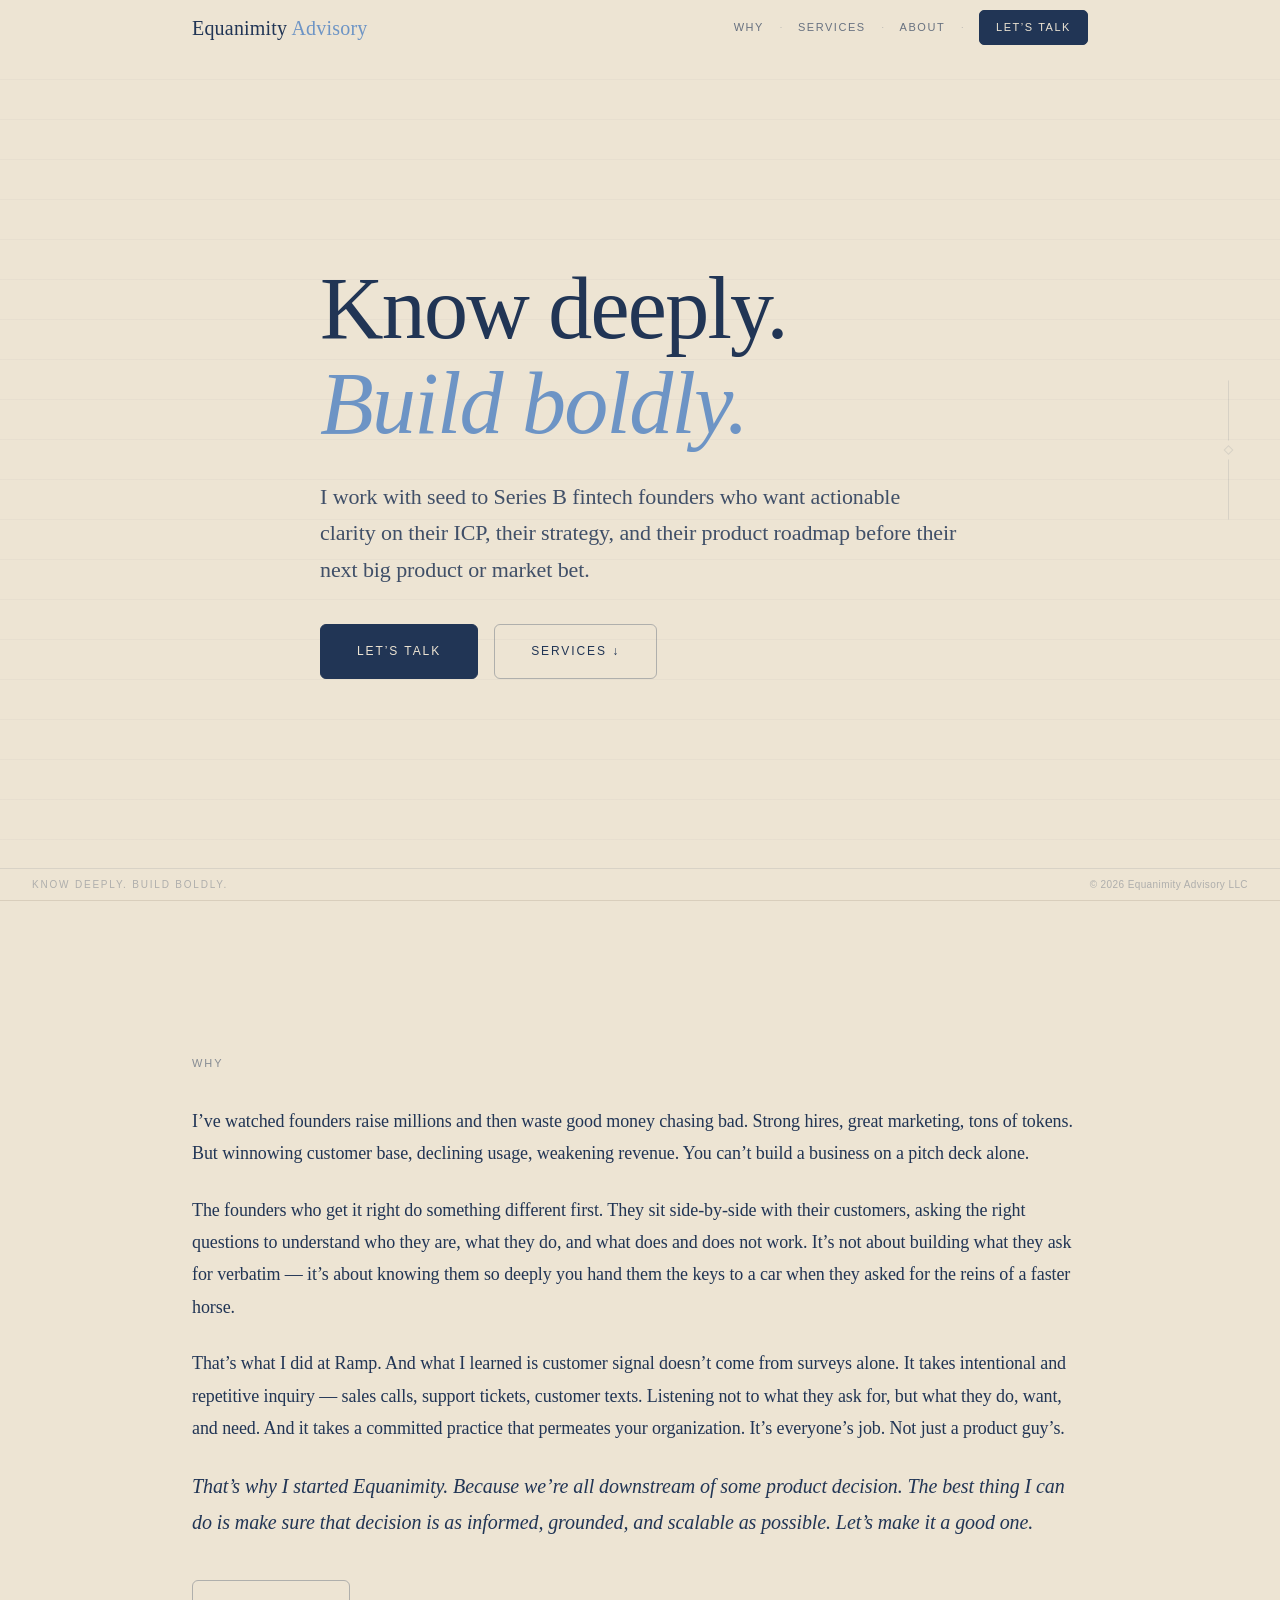
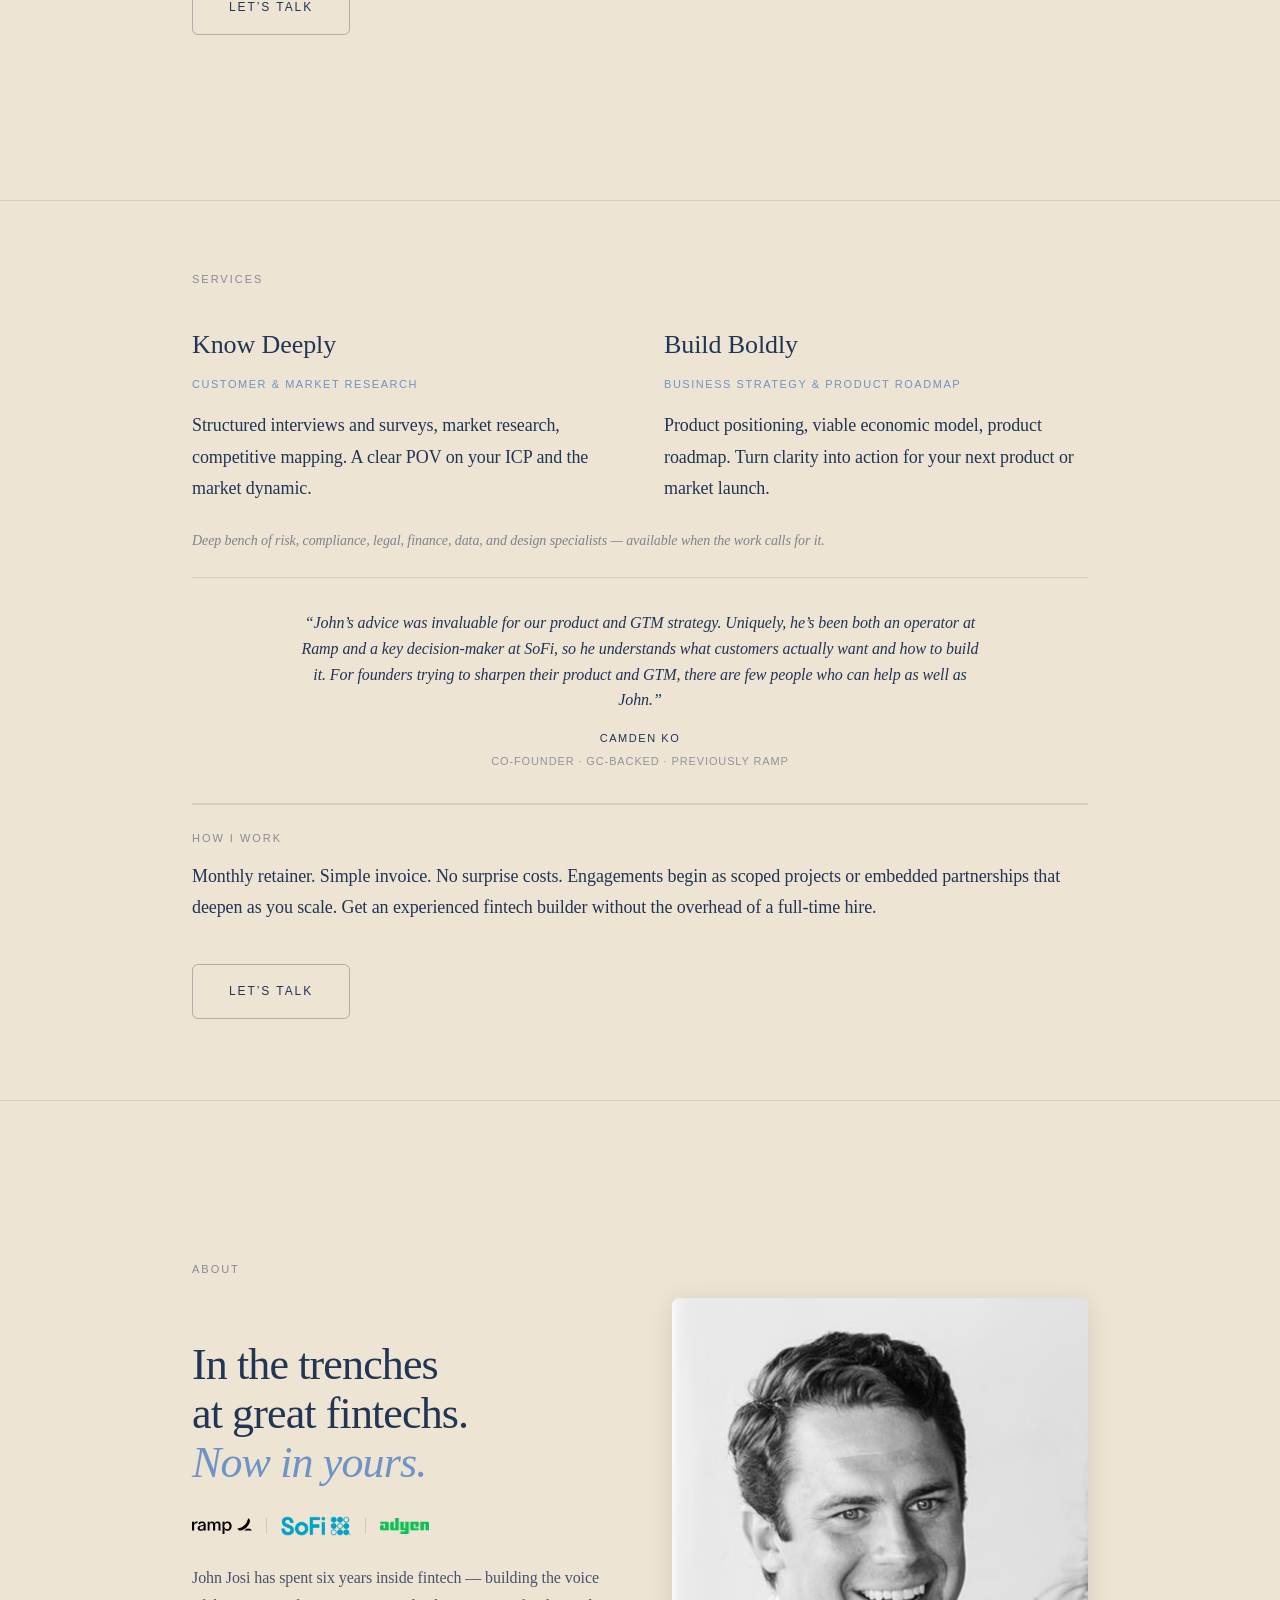
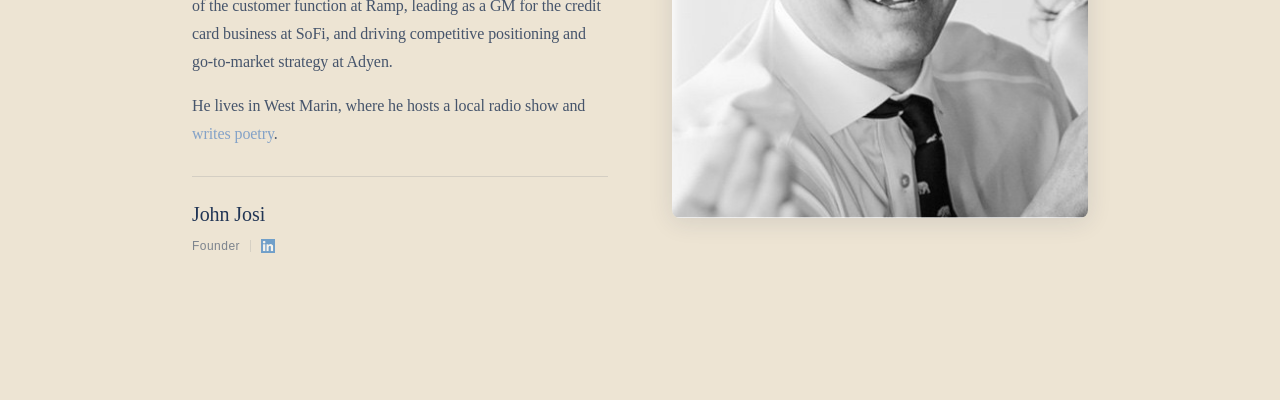
<file: index.html>
<!DOCTYPE html>
<html lang="en">
<head>
  <script async src="https://www.googletagmanager.com/gtag/js?id=G-QNK7Q05TNY"></script>
  <script>
    window.dataLayer = window.dataLayer || [];
    function gtag(){dataLayer.push(arguments);}
    gtag('js', new Date());
    gtag('config', 'G-QNK7Q05TNY');
  </script>
  <meta charset="UTF-8">
  <meta name="viewport" content="width=device-width, initial-scale=1.0">
  <title>Equanimity Advisory &mdash; Strategy for Early-Stage Fintech Founders</title>
  <meta name="description" content="I help early-stage fintech founders get rigorous about their customers, their market, and their next big move. Strategy, research, and go-to-market — grounded in real data.">

  <meta name="referrer" content="strict-origin-when-cross-origin">
  <meta http-equiv="Content-Security-Policy" content="default-src 'self'; script-src 'self' https://www.googletagmanager.com; style-src 'self' https://fonts.googleapis.com 'unsafe-inline'; font-src https://fonts.gstatic.com; img-src 'self' https://www.googletagmanager.com; connect-src 'self' https://www.google-analytics.com https://*.google-analytics.com https://*.analytics.google.com https://*.googletagmanager.com; frame-ancestors 'none'; base-uri 'self'; form-action 'self';">

  <meta property="og:title" content="Equanimity Advisory">
  <meta property="og:description" content="I help early-stage fintech founders get rigorous about their customers, their market, and their next big move. Strategy, research, and go-to-market — grounded in real data.">
  <meta property="og:type" content="website">
  <meta property="og:url" content="https://equanimity.is">
  <meta property="og:image" content="https://equanimity.is/og-image.png">
  <meta name="twitter:card" content="summary_large_image">
  <meta name="twitter:title" content="Equanimity Advisory">
  <meta name="twitter:description" content="I help early-stage fintech founders get rigorous about their customers, their market, and their next big move. Strategy, research, and go-to-market — grounded in real data.">
  <meta name="twitter:image" content="https://equanimity.is/og-image.png">

  <link rel="canonical" href="https://equanimity.is/">

  <link rel="icon" type="image/x-icon" href="favicon.ico">
  <link rel="icon" type="image/png" sizes="32x32" href="favicon.png">
  <link rel="apple-touch-icon" sizes="180x180" href="apple-touch-icon.png">

  <link rel="preconnect" href="https://fonts.googleapis.com">
  <link rel="preconnect" href="https://fonts.gstatic.com" crossorigin>
  <link href="https://fonts.googleapis.com/css2?family=Inter:wght@400;500&amp;family=Lora:ital,wght@0,400;0,500;0,600;1,400;1,500&amp;display=swap" rel="stylesheet">

  <link rel="stylesheet" href="style.css">
</head>
<body>

  <!-- =====================================================
       Navigation
       ===================================================== -->
  <nav id="nav" aria-label="Main navigation">
    <div class="nav-inner">
      <a href="#hero" class="wordmark" aria-label="Equanimity Advisory — return to top">
        <span class="wordmark-eq">Equanimity</span><span class="wordmark-adv">&nbsp;Advisory</span>
      </a>
      <div class="nav-links">
        <a href="#why">Why</a>
        <span class="nav-dot" aria-hidden="true">&middot;</span>
        <a href="#services">Services</a>
        <span class="nav-dot" aria-hidden="true">&middot;</span>
        <a href="#about">About</a>
        <span class="nav-dot" aria-hidden="true">&middot;</span>
        <a href="https://calendar.app.google/Tfoe3GNgFmW8JgGG8" class="nav-cta" target="_blank" rel="noopener noreferrer" onclick="gtag('event', 'book_call_click', {event_category: 'conversion', event_label: 'nav_cta'});">Let&#8217;s Talk</a>
      </div>
      <button class="hamburger" aria-label="Open menu" aria-expanded="false" aria-controls="mobileOverlay">
        <span class="hamburger-bar"></span>
      </button>
    </div>
  </nav>

  <!-- Mobile full-screen overlay -->
  <div class="mobile-overlay" id="mobileOverlay" role="dialog" aria-modal="true" aria-label="Navigation menu" aria-hidden="true">
    <button class="overlay-close" aria-label="Close menu">&#x2715;</button>
    <nav aria-label="Mobile navigation">
      <a href="#why">Why</a>
      <a href="#services">Services</a>
      <a href="#about">About</a>
      <a href="https://calendar.app.google/Tfoe3GNgFmW8JgGG8" target="_blank" rel="noopener noreferrer" onclick="gtag('event', 'book_call_click', {event_category: 'conversion', event_label: 'nav_cta'});">Let&#8217;s Talk</a>
    </nav>
  </div>

  <main>

    <!-- =====================================================
         Section 1 — Hero
         ===================================================== -->
    <section id="hero" aria-labelledby="hero-headline">

      <!-- Ledger texture: repeating horizontal rules at rgba(33,53,85,0.032) — CSS-generated -->
      <div class="hero-ledger" aria-hidden="true"></div>

      <div class="hero-content">
        <h1 id="hero-headline" class="hero-headline">
          <span class="hl-navy">Know deeply.</span><br>
          <span class="hl-steel"><em>Build boldly.</em></span>
        </h1>

        <p class="hero-sub">I work with seed to Series B fintech founders who want actionable clarity on their ICP, their strategy, and their product roadmap before their next big product or market bet.</p>
        <div class="hero-actions">
          <a href="https://calendar.app.google/Tfoe3GNgFmW8JgGG8" class="cta-button hero-cta-primary" target="_blank" rel="noopener noreferrer" onclick="gtag('event', 'book_call_click', {event_category: 'conversion', event_label: 'hero_button'});">Let&#8217;s Talk</a>
          <a href="#services" class="cta-button hero-cta-secondary">Services &darr;</a>
        </div>
      </div>

      <!-- Ornament: vertical line · diamond · vertical line — structural, right-aligned, hidden mobile -->
      <div class="hero-ornament" aria-hidden="true">
        <div class="orn-line"></div>
        <div class="orn-diamond"></div>
        <div class="orn-line"></div>
      </div>

    </section>

    <!-- =====================================================
         Section 2 — Why
         ===================================================== -->
    <section id="why" aria-labelledby="why-heading">
      <div class="section-inner">
        <h2 class="section-label" id="why-heading">Why</h2>
        <div class="why-content">
          <p>I&#8217;ve watched founders raise millions and then waste good money chasing bad. Strong hires, great marketing, tons of tokens. But winnowing customer base, declining usage, weakening revenue. You can&#8217;t build a business on a pitch deck alone.</p>
          <p>The founders who get it right do something different first. They sit side-by-side with their customers, asking the right questions to understand who they are, what they do, and what does and does not work. It&#8217;s not about building what they ask for verbatim &mdash; it&#8217;s about knowing them so deeply you hand them the keys to a car when they asked for the reins of a faster horse.</p>
          <p>That&#8217;s what I did at Ramp. And what I learned is customer signal doesn&#8217;t come from surveys alone. It takes intentional and repetitive inquiry &mdash; sales calls, support tickets, customer texts. Listening not to what they ask for, but what they do, want, and need. And it takes a committed practice that permeates your organization. It&#8217;s everyone&#8217;s job. Not just a product guy&#8217;s.</p>
          <p class="why-callout">That&#8217;s why I started Equanimity. Because we&#8217;re all downstream of some product decision. The best thing I can do is make sure that decision is as informed, grounded, and scalable as possible. Let&#8217;s make it a good one.</p>
        </div>
        <a href="https://calendar.app.google/Tfoe3GNgFmW8JgGG8" class="cta-button section-cta" target="_blank" rel="noopener noreferrer" onclick="gtag('event', 'book_call_click', {event_category: 'conversion', event_label: 'why_section'});">Let&#8217;s Talk</a>
      </div>
    </section>

    <!-- =====================================================
         Section 3 — Services
         ===================================================== -->
    <section id="services" aria-labelledby="services-heading">
      <div class="section-inner">
        <h2 class="section-label" id="services-heading">Services</h2>

        <div class="services-grid">
          <div class="service-phase">
            <h3 class="phase-title">Know Deeply</h3>
            <p class="phase-subtitle">Customer &amp; Market Research</p>
            <p>Structured interviews and surveys, market research, competitive mapping. A clear POV on your ICP and the market dynamic.</p>
          </div>

          <div class="service-phase">
            <h3 class="phase-title">Build Boldly</h3>
            <p class="phase-subtitle">Business Strategy &amp; Product Roadmap</p>
            <p>Product positioning, viable economic model, product roadmap. Turn clarity into action for your next product or market launch.</p>
          </div>
        </div>

        <p class="bench-line">Deep bench of risk, compliance, legal, finance, data, and design specialists — available when the work calls for it.</p>

        <hr class="services-divider">

        <div class="testimonial">
          <p class="testimonial-text">&ldquo;John&rsquo;s advice was invaluable for our product and GTM strategy. Uniquely, he&rsquo;s been both an operator at Ramp and a key decision-maker at SoFi, so he understands what customers actually want and how to build it. For founders trying to sharpen their product and GTM, there are few people who can help as well as John.&rdquo;</p>
          <div class="testimonial-name">Camden Ko</div>
          <div class="testimonial-title">Co-Founder &middot; GC-Backed &middot; Previously Ramp</div>
        </div>

        <hr class="services-divider">

        <div class="how-we-work-inline">
          <h2 class="section-label">How I Work</h2>
          <p>Monthly retainer. Simple invoice. No surprise costs. Engagements begin as scoped projects or embedded partnerships that deepen as you scale. Get an experienced fintech builder without the overhead of a full-time hire.</p>
        </div>

        <a href="https://calendar.app.google/Tfoe3GNgFmW8JgGG8" class="cta-button section-cta" target="_blank" rel="noopener noreferrer" onclick="gtag('event', 'book_call_click', {event_category: 'conversion', event_label: 'services_section'});">Let&#8217;s Talk</a>
      </div>
    </section>

    <!-- =====================================================
         Section 4 — Thinking (deactivated)
         ===================================================== -->
    <section id="thinking" aria-labelledby="thinking-heading" hidden>
      <div class="section-inner">
        <h2 class="section-label" id="thinking-heading">Thinking</h2>
        <div class="thinking-list">
          <a href="https://john-josi.medium.com/this-is-what-fintech-looks-like-ec6ba246a023" target="_blank" rel="noopener noreferrer" class="thinking-link">This Is What Fintech Looks Like</a>
          <a href="https://john-josi.medium.com/embrace-network-effects-to-win-in-fintech-d410e2fe3d37" target="_blank" rel="noopener noreferrer" class="thinking-link">Embrace Network Effects to Win in Fintech</a>
          <a href="https://fintechnerdcollective.com/how-can-fintechs-actually-uplift-low-income-americans-a6e2330c0659" target="_blank" rel="noopener noreferrer" class="thinking-link">How Can Fintechs Actually Uplift Low-Income Americans?</a>
          <a href="https://fintechnerdcollective.com/can-crypto-embrace-regulation-and-still-drive-innovation-7c5fdb5f261b" target="_blank" rel="noopener noreferrer" class="thinking-link">Can Crypto Embrace Regulation and Still Drive Innovation?</a>
        </div>
        <a href="https://substack.com/@johnjosi" target="_blank" rel="noopener noreferrer" class="thinking-substack">More on Substack &rarr;</a>
      </div>
    </section>

    <!-- =====================================================
         Section 5 — About
         ===================================================== -->
    <section id="about" aria-labelledby="about-heading">
      <div class="section-inner">
        <div class="about-grid">

          <div class="about-col-text">
            <h2 class="section-label" id="about-heading">About</h2>
            <p class="about-headline">In the trenches<br>at great fintechs.<br><em>Now in yours.</em></p>

            <div class="company-badges">
              <img src="ramp logo.png" alt="Ramp" class="company-logo" style="height:16px;">
              <div class="about-badge-divider"></div>
              <img src="Sofi logo.png" alt="SoFi" class="company-logo" style="height:20px;">
              <div class="about-badge-divider"></div>
              <img src="adyen logo.png" alt="Adyen" class="company-logo" style="height:16px;">
            </div>

            <div class="about-bio">
              <p>John Josi has spent six years inside fintech &mdash; building the voice of the customer function at Ramp, leading as a GM for the credit card business at SoFi, and driving competitive positioning and go-to-market strategy at Adyen.</p>
              <p>He lives in West Marin, where he hosts a local radio show and <a href="https://www.musingsinthemargins.com/" target="_blank" rel="noopener noreferrer" class="accent-link">writes poetry</a>.</p>
            </div>

            <div class="founder-block">
              <span class="founder-name">John Josi</span>
              <div class="founder-title">
                Founder
                <span class="founder-title-divider"></span>
                <a href="https://www.linkedin.com/in/johnjosi/" target="_blank" rel="noopener noreferrer" aria-label="LinkedIn profile">
                  <img src="linkedin logo.png" alt="LinkedIn" style="height:14px; display:block;">
                </a>
              </div>
            </div>
          </div>

          <div class="about-photo">
            <img src="b&amp;w headshot.jpeg" alt="John Josi">
          </div>

        </div>
      </div>
    </section>


  </main>

  <!-- Floating bottom bar — anchors the page visually -->
  <div class="bottom-bar" aria-hidden="true">
    <span class="bottom-bar-text">Know deeply. Build boldly.</span>
    <span class="bottom-bar-copy">&copy; 2026 Equanimity Advisory LLC</span>
  </div>

  <script src="script.js"></script>
</body>
</html>
</file>
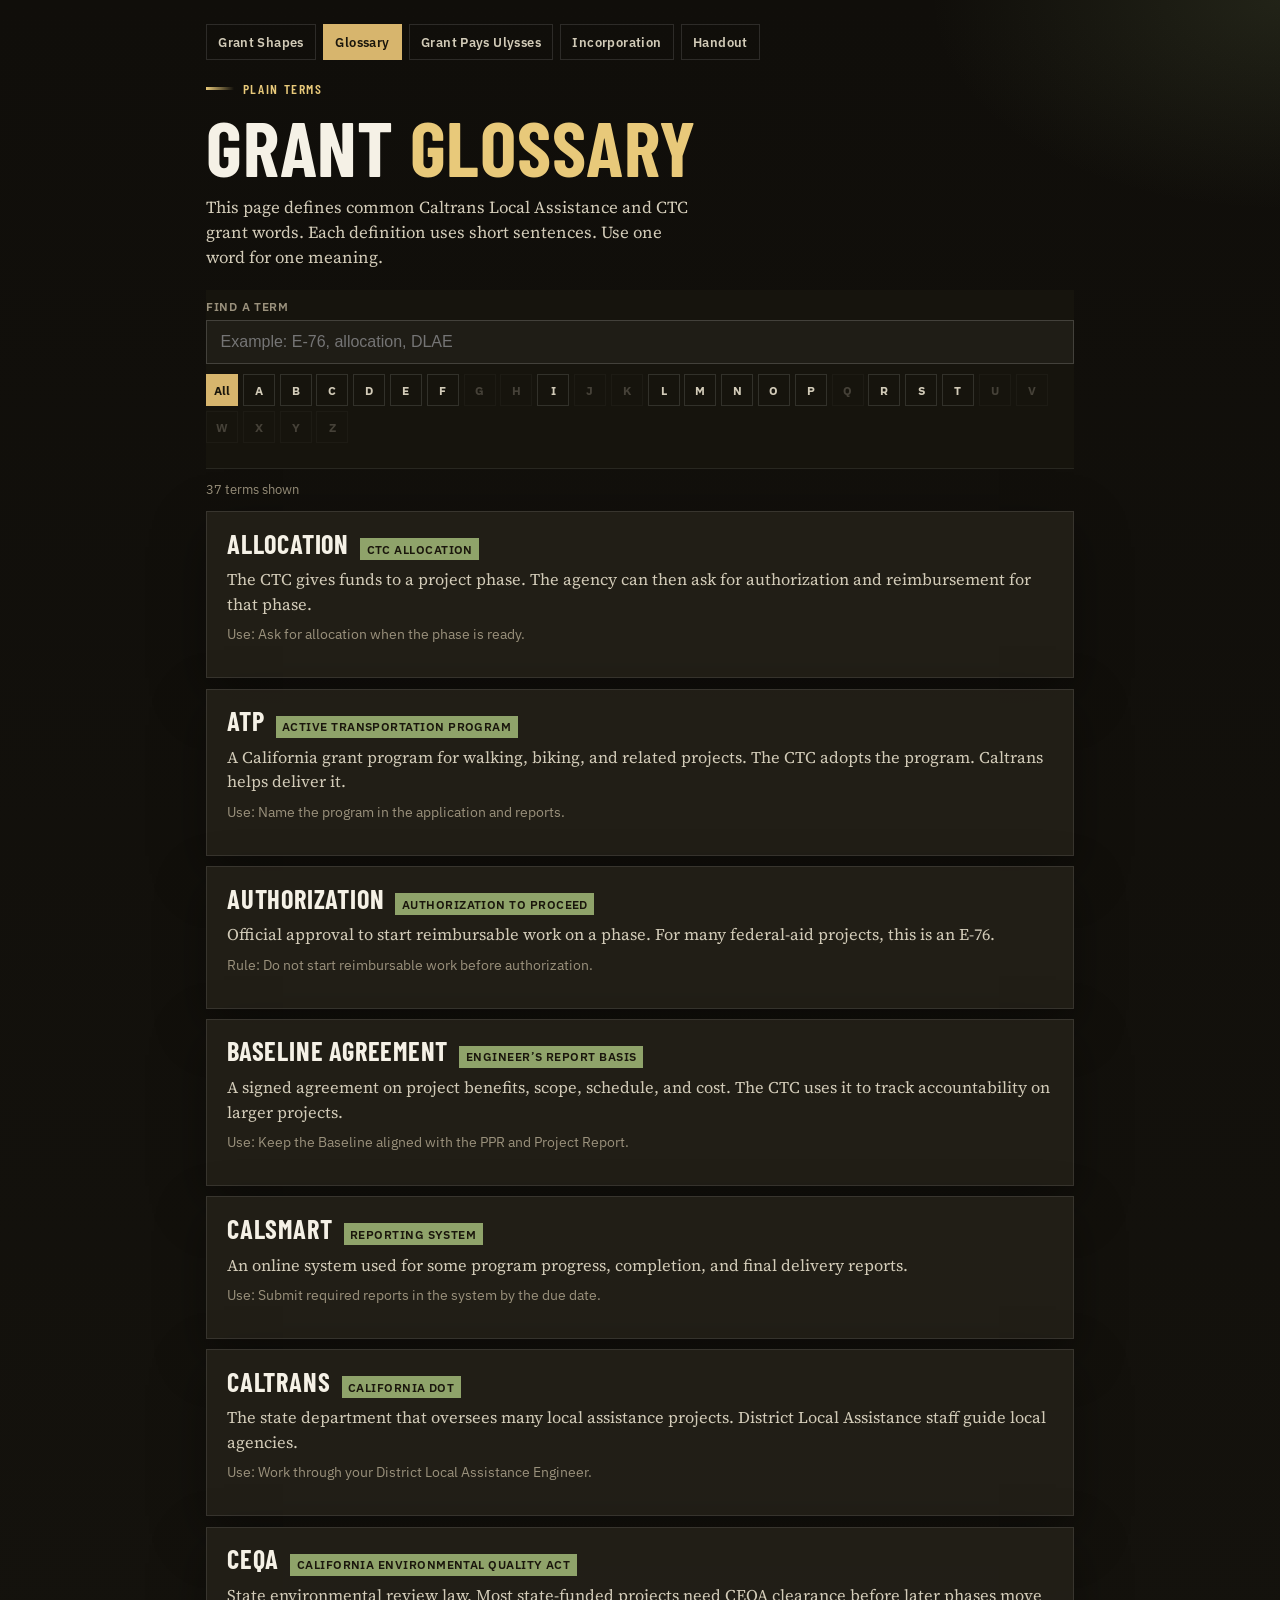
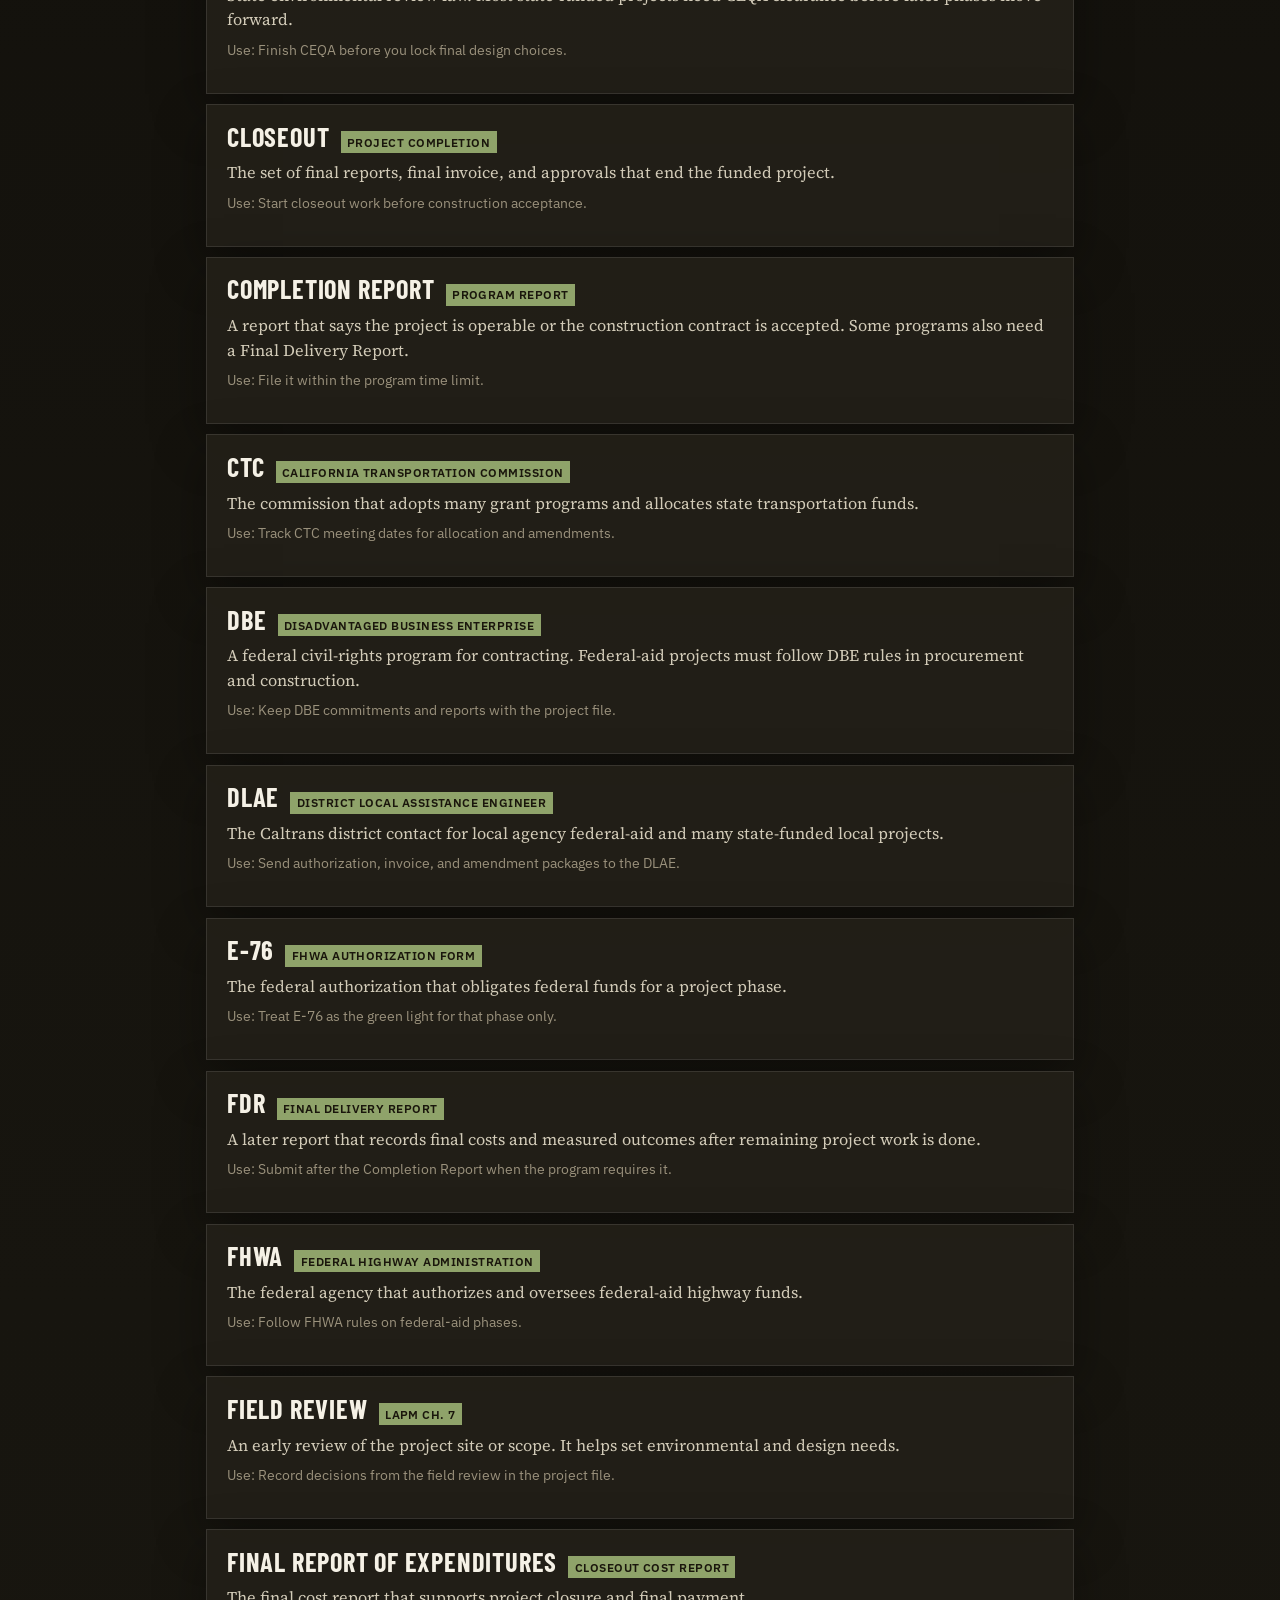
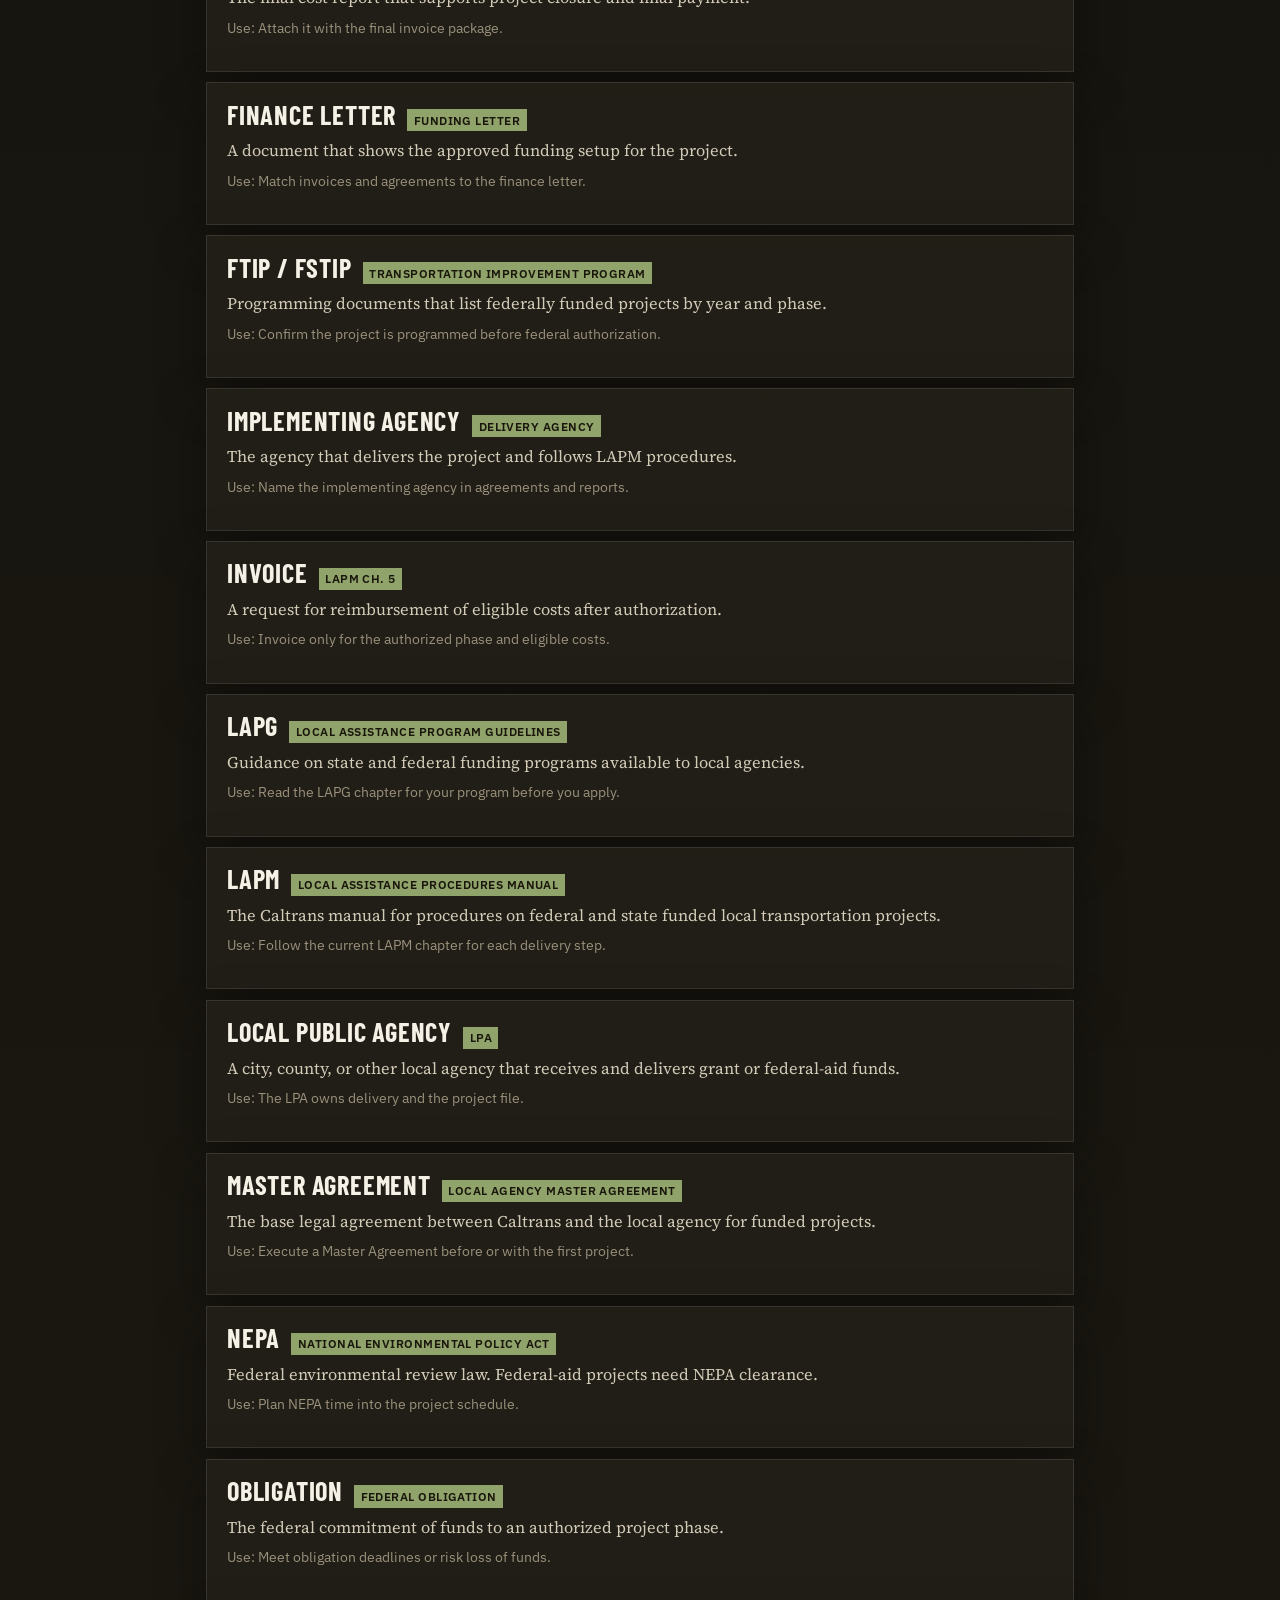
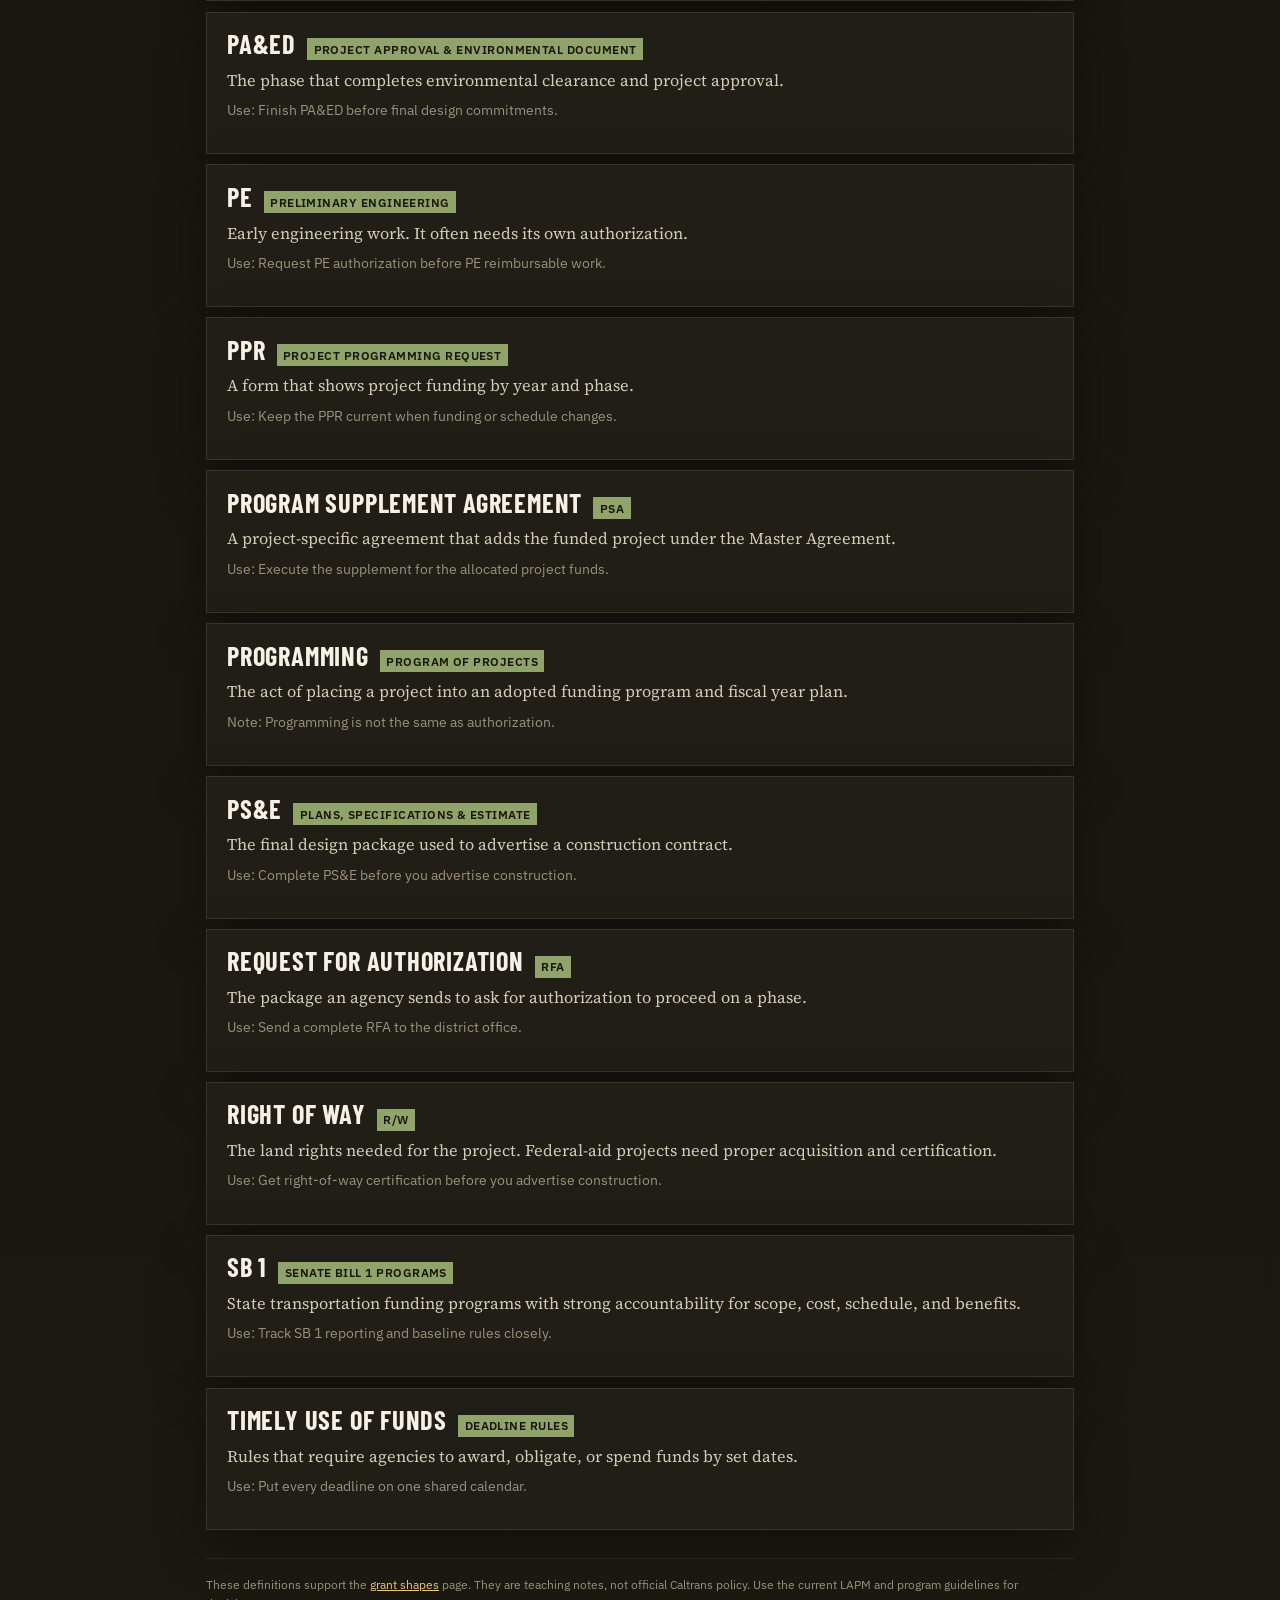
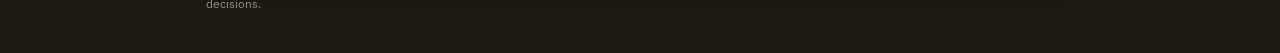
<file: caltrans-grant-glossary.html>
<!DOCTYPE html>
<html lang="en">
<head>
  <meta charset="UTF-8">
  <meta name="viewport" content="width=device-width, initial-scale=1, viewport-fit=cover">
  <meta name="color-scheme" content="dark">
  <meta name="theme-color" content="#17150f">
  <meta name="apple-mobile-web-app-capable" content="yes">
  <meta name="apple-mobile-web-app-status-bar-style" content="black-translucent">
  <meta name="format-detection" content="telephone=no">
  <title>Grant Terminology Glossary · Caltrans Local Assistance</title>
  <meta name="description" content="Plain-language glossary of Caltrans Local Assistance and CTC grant terms.">
  <link rel="preconnect" href="https://fonts.googleapis.com">
  <link rel="preconnect" href="https://fonts.gstatic.com" crossorigin>
  <link href="https://fonts.googleapis.com/css2?family=Barlow+Condensed:wght@500;600;700&family=Source+Serif+4:opsz,wght@8..60,400;8..60,500;8..60,600&family=IBM+Plex+Sans:wght@400;500;600&display=swap" rel="stylesheet">
  <style>
    :root {
      --ground: #17150f;
      --ground-2: #221f17;
      --chalk: #f5f1e6;
      --fog: #d2cbb8;
      --muted: #9a917c;
      --sand: #d7b56d;
      --sand-bright: #e8c97a;
      --olive: #8fa36a;
      --panel: rgba(34, 31, 23, 0.96);
      --shadow: 0 18px 50px rgba(0, 0, 0, 0.35);
      --font-display: "Barlow Condensed", -apple-system, sans-serif;
      --font-serif: "Source Serif 4", Georgia, "Times New Roman", serif;
      --font-sans: "IBM Plex Sans", -apple-system, BlinkMacSystemFont, "Segoe UI", sans-serif;
      --safe-top: env(safe-area-inset-top, 0px);
      --safe-right: env(safe-area-inset-right, 0px);
      --safe-bottom: env(safe-area-inset-bottom, 0px);
      --safe-left: env(safe-area-inset-left, 0px);
      --tap: 44px;
    }

    *, *::before, *::after { box-sizing: border-box; }

    html {
      -webkit-text-size-adjust: 100%;
      text-size-adjust: 100%;
      scroll-behavior: smooth;
    }

    body {
      margin: 0;
      min-height: 100vh;
      min-height: 100dvh;
      color: var(--chalk);
      font-family: var(--font-sans);
      background:
        radial-gradient(900px 480px at 12% -10%, rgba(215, 181, 109, 0.16), transparent 55%),
        radial-gradient(700px 420px at 100% 0%, rgba(143, 163, 106, 0.14), transparent 50%),
        linear-gradient(180deg, #100e0a 0%, var(--ground) 45%, #1c1912 100%);
      overflow-x: hidden;
      -webkit-tap-highlight-color: rgba(232, 201, 122, 0.18);
      touch-action: manipulation;
    }

    a { color: var(--sand-bright); }

    button {
      -webkit-appearance: none;
      appearance: none;
      font: inherit;
      color: inherit;
    }

    .wrap {
      position: relative;
      z-index: 1;
      width: min(900px, 100%);
      margin: 0 auto;
      padding:
        calc(1rem + var(--safe-top))
        calc(1rem + var(--safe-right))
        calc(2.5rem + var(--safe-bottom))
        calc(1rem + var(--safe-left));
    }

    .topnav {
      display: flex;
      flex-wrap: wrap;
      gap: 0.45rem;
      margin-bottom: 1.25rem;
    }

    .topnav a {
      display: inline-flex;
      align-items: center;
      min-height: 36px;
      padding: 0.4rem 0.7rem;
      border: 1px solid rgba(255,255,255,0.12);
      color: var(--fog);
      text-decoration: none;
      font-size: 0.8rem;
      font-weight: 600;
      letter-spacing: 0.03em;
    }

    .topnav a[aria-current="page"] {
      background: var(--sand);
      border-color: var(--sand);
      color: #1a160c;
    }

    header.hero {
      display: grid;
      gap: 0.85rem;
      margin-bottom: 1.25rem;
    }

    .kicker {
      display: inline-flex;
      align-items: center;
      gap: 0.55rem;
      color: var(--sand-bright);
      font-family: var(--font-display);
      font-size: 0.85rem;
      font-weight: 600;
      letter-spacing: 0.12em;
      text-transform: uppercase;
    }

    .kicker::before {
      content: "";
      width: 1.75rem;
      height: 3px;
      background: linear-gradient(90deg, var(--sand-bright), transparent);
    }

    h1 {
      margin: 0;
      font-family: var(--font-display);
      font-weight: 700;
      font-size: clamp(2.4rem, 11vw, 4.8rem);
      line-height: 0.92;
      letter-spacing: 0.01em;
      text-transform: uppercase;
      max-width: 14ch;
    }

    h1 span { color: var(--sand-bright); }

    .lede {
      margin: 0;
      max-width: 54ch;
      font-family: var(--font-serif);
      font-size: 1.05rem;
      line-height: 1.5;
      color: var(--fog);
    }

    .search-wrap {
      position: sticky;
      top: calc(0.5rem + var(--safe-top));
      z-index: 5;
      background: rgba(23, 21, 15, 0.92);
      backdrop-filter: blur(8px);
      -webkit-backdrop-filter: blur(8px);
      padding: 0.55rem 0;
      margin-bottom: 0.75rem;
      border-bottom: 1px solid rgba(255,255,255,0.08);
    }

    .search-wrap label {
      display: block;
      font-size: 0.75rem;
      font-weight: 600;
      letter-spacing: 0.06em;
      text-transform: uppercase;
      color: var(--muted);
      margin-bottom: 0.35rem;
    }

    .search-wrap input {
      width: 100%;
      min-height: var(--tap);
      border: 1px solid rgba(255,255,255,0.16);
      background: rgba(255,255,255,0.04);
      color: var(--chalk);
      font-size: 16px;
      padding: 0.7rem 0.85rem;
      border-radius: 0;
      outline: none;
    }

    .search-wrap input:focus {
      border-color: var(--sand);
      box-shadow: 0 0 0 2px rgba(215, 181, 109, 0.2);
    }

    .alpha {
      display: flex;
      flex-wrap: wrap;
      gap: 0.3rem;
      margin: 0.65rem 0 1rem;
    }

    .alpha button {
      min-width: 2rem;
      min-height: 2rem;
      border: 1px solid rgba(255,255,255,0.12);
      background: transparent;
      color: var(--fog);
      font-size: 0.78rem;
      font-weight: 700;
      cursor: pointer;
    }

    .alpha button[aria-pressed="true"],
    .alpha button:hover {
      background: var(--sand);
      border-color: var(--sand);
      color: #1a160c;
    }

    .alpha button:disabled {
      opacity: 0.25;
      cursor: default;
    }

    .count {
      margin: 0 0 0.85rem;
      color: var(--muted);
      font-size: 0.82rem;
    }

    .glossary {
      list-style: none;
      margin: 0;
      padding: 0;
      display: grid;
      gap: 0.65rem;
    }

    .term {
      border: 1px solid rgba(255,255,255,0.1);
      background: var(--panel);
      padding: 1rem 1.05rem;
      box-shadow: var(--shadow);
    }

    .term[hidden] { display: none; }

    .term-head {
      display: flex;
      flex-wrap: wrap;
      gap: 0.45rem 0.7rem;
      align-items: baseline;
      margin-bottom: 0.45rem;
    }

    .term dt {
      font-family: var(--font-display);
      font-size: 1.45rem;
      font-weight: 700;
      letter-spacing: 0.03em;
      text-transform: uppercase;
      line-height: 1;
      color: var(--chalk);
    }

    .aka {
      font-size: 0.72rem;
      font-weight: 600;
      letter-spacing: 0.04em;
      text-transform: uppercase;
      color: #1a160c;
      background: var(--olive);
      padding: 0.22rem 0.4rem;
    }

    .term dd {
      margin: 0;
      font-family: var(--font-serif);
      font-size: 1.02rem;
      line-height: 1.5;
      color: var(--fog);
    }

    .term .use {
      margin-top: 0.55rem;
      color: var(--muted);
      font-size: 0.88rem;
      line-height: 1.4;
    }

    .empty {
      display: none;
      margin: 1rem 0;
      color: var(--muted);
      font-family: var(--font-serif);
    }

    .empty.show { display: block; }

    footer {
      margin-top: 1.75rem;
      padding-top: 1rem;
      border-top: 1px solid rgba(255,255,255,0.08);
      color: var(--muted);
      font-size: 0.78rem;
      line-height: 1.5;
    }

    @media (min-width: 700px) {
      .wrap {
        width: min(900px, calc(100% - 2rem));
        padding-top: calc(1.5rem + var(--safe-top));
      }
      .term { padding: 1.15rem 1.25rem; }
      .term dt { font-size: 1.65rem; }
    }
  </style>
</head>
<body>
  <div class="wrap">
    <nav class="topnav" aria-label="Diagram pages">
      <a href="grant-basic-shape.html">Grant Shapes</a>
      <a href="caltrans-grant-glossary.html" aria-current="page">Glossary</a>
      <a href="ulysses-grant-pays.html">Grant Pays Ulysses</a>
      <a href="point-reyes-incorporation.html">Incorporation</a>
      <a href="point-reyes-incorporation-handout.html">Handout</a>
    </nav>

    <header class="hero">
      <div class="kicker">Plain terms</div>
      <h1>Grant <span>Glossary</span></h1>
      <p class="lede">
        This page defines common Caltrans Local Assistance and CTC grant words.
        Each definition uses short sentences.
        Use one word for one meaning.
      </p>
    </header>

    <div class="search-wrap">
      <label for="search">Find a term</label>
      <input id="search" type="search" enterkeyhint="search" autocomplete="off" placeholder="Example: E-76, allocation, DLAE">
      <div class="alpha" id="alpha" aria-label="Jump by letter"></div>
    </div>

    <p class="count" id="count"></p>
    <p class="empty" id="empty">No term matches this search.</p>

    <dl class="glossary" id="glossary"></dl>

    <footer>
      These definitions support the
      <a href="grant-basic-shape.html">grant shapes</a>
      page.
      They are teaching notes, not official Caltrans policy.
      Use the current LAPM and program guidelines for decisions.
    </footer>
  </div>

  <script>
    const terms = [
      {
        term: "Allocation",
        aka: "CTC allocation",
        letter: "A",
        def: "The CTC gives funds to a project phase. The agency can then ask for authorization and reimbursement for that phase.",
        use: "Use: Ask for allocation when the phase is ready."
      },
      {
        term: "ATP",
        aka: "Active Transportation Program",
        letter: "A",
        def: "A California grant program for walking, biking, and related projects. The CTC adopts the program. Caltrans helps deliver it.",
        use: "Use: Name the program in the application and reports."
      },
      {
        term: "Authorization",
        aka: "Authorization to Proceed",
        letter: "A",
        def: "Official approval to start reimbursable work on a phase. For many federal-aid projects, this is an E-76.",
        use: "Rule: Do not start reimbursable work before authorization."
      },
      {
        term: "Baseline Agreement",
        aka: "Engineer’s Report basis",
        letter: "B",
        def: "A signed agreement on project benefits, scope, schedule, and cost. The CTC uses it to track accountability on larger projects.",
        use: "Use: Keep the Baseline aligned with the PPR and Project Report."
      },
      {
        term: "CalSMART",
        aka: "Reporting system",
        letter: "C",
        def: "An online system used for some program progress, completion, and final delivery reports.",
        use: "Use: Submit required reports in the system by the due date."
      },
      {
        term: "Caltrans",
        aka: "California DOT",
        letter: "C",
        def: "The state department that oversees many local assistance projects. District Local Assistance staff guide local agencies.",
        use: "Use: Work through your District Local Assistance Engineer."
      },
      {
        term: "CEQA",
        aka: "California Environmental Quality Act",
        letter: "C",
        def: "State environmental review law. Most state-funded projects need CEQA clearance before later phases move forward.",
        use: "Use: Finish CEQA before you lock final design choices."
      },
      {
        term: "Closeout",
        aka: "Project completion",
        letter: "C",
        def: "The set of final reports, final invoice, and approvals that end the funded project.",
        use: "Use: Start closeout work before construction acceptance."
      },
      {
        term: "Completion Report",
        aka: "Program report",
        letter: "C",
        def: "A report that says the project is operable or the construction contract is accepted. Some programs also need a Final Delivery Report.",
        use: "Use: File it within the program time limit."
      },
      {
        term: "CTC",
        aka: "California Transportation Commission",
        letter: "C",
        def: "The commission that adopts many grant programs and allocates state transportation funds.",
        use: "Use: Track CTC meeting dates for allocation and amendments."
      },
      {
        term: "DBE",
        aka: "Disadvantaged Business Enterprise",
        letter: "D",
        def: "A federal civil-rights program for contracting. Federal-aid projects must follow DBE rules in procurement and construction.",
        use: "Use: Keep DBE commitments and reports with the project file."
      },
      {
        term: "DLAE",
        aka: "District Local Assistance Engineer",
        letter: "D",
        def: "The Caltrans district contact for local agency federal-aid and many state-funded local projects.",
        use: "Use: Send authorization, invoice, and amendment packages to the DLAE."
      },
      {
        term: "E-76",
        aka: "FHWA authorization form",
        letter: "E",
        def: "The federal authorization that obligates federal funds for a project phase.",
        use: "Use: Treat E-76 as the green light for that phase only."
      },
      {
        term: "FDR",
        aka: "Final Delivery Report",
        letter: "F",
        def: "A later report that records final costs and measured outcomes after remaining project work is done.",
        use: "Use: Submit after the Completion Report when the program requires it."
      },
      {
        term: "FHWA",
        aka: "Federal Highway Administration",
        letter: "F",
        def: "The federal agency that authorizes and oversees federal-aid highway funds.",
        use: "Use: Follow FHWA rules on federal-aid phases."
      },
      {
        term: "Field Review",
        aka: "LAPM Ch. 7",
        letter: "F",
        def: "An early review of the project site or scope. It helps set environmental and design needs.",
        use: "Use: Record decisions from the field review in the project file."
      },
      {
        term: "Final Report of Expenditures",
        aka: "Closeout cost report",
        letter: "F",
        def: "The final cost report that supports project closure and final payment.",
        use: "Use: Attach it with the final invoice package."
      },
      {
        term: "Finance Letter",
        aka: "Funding letter",
        letter: "F",
        def: "A document that shows the approved funding setup for the project.",
        use: "Use: Match invoices and agreements to the finance letter."
      },
      {
        term: "FTIP / FSTIP",
        aka: "Transportation Improvement Program",
        letter: "F",
        def: "Programming documents that list federally funded projects by year and phase.",
        use: "Use: Confirm the project is programmed before federal authorization."
      },
      {
        term: "Implementing Agency",
        aka: "Delivery agency",
        letter: "I",
        def: "The agency that delivers the project and follows LAPM procedures.",
        use: "Use: Name the implementing agency in agreements and reports."
      },
      {
        term: "Invoice",
        aka: "LAPM Ch. 5",
        letter: "I",
        def: "A request for reimbursement of eligible costs after authorization.",
        use: "Use: Invoice only for the authorized phase and eligible costs."
      },
      {
        term: "LAPG",
        aka: "Local Assistance Program Guidelines",
        letter: "L",
        def: "Guidance on state and federal funding programs available to local agencies.",
        use: "Use: Read the LAPG chapter for your program before you apply."
      },
      {
        term: "LAPM",
        aka: "Local Assistance Procedures Manual",
        letter: "L",
        def: "The Caltrans manual for procedures on federal and state funded local transportation projects.",
        use: "Use: Follow the current LAPM chapter for each delivery step."
      },
      {
        term: "Local Public Agency",
        aka: "LPA",
        letter: "L",
        def: "A city, county, or other local agency that receives and delivers grant or federal-aid funds.",
        use: "Use: The LPA owns delivery and the project file."
      },
      {
        term: "Master Agreement",
        aka: "Local Agency Master Agreement",
        letter: "M",
        def: "The base legal agreement between Caltrans and the local agency for funded projects.",
        use: "Use: Execute a Master Agreement before or with the first project."
      },
      {
        term: "NEPA",
        aka: "National Environmental Policy Act",
        letter: "N",
        def: "Federal environmental review law. Federal-aid projects need NEPA clearance.",
        use: "Use: Plan NEPA time into the project schedule."
      },
      {
        term: "Obligation",
        aka: "Federal obligation",
        letter: "O",
        def: "The federal commitment of funds to an authorized project phase.",
        use: "Use: Meet obligation deadlines or risk loss of funds."
      },
      {
        term: "PA&ED",
        aka: "Project Approval & Environmental Document",
        letter: "P",
        def: "The phase that completes environmental clearance and project approval.",
        use: "Use: Finish PA&ED before final design commitments."
      },
      {
        term: "PE",
        aka: "Preliminary Engineering",
        letter: "P",
        def: "Early engineering work. It often needs its own authorization.",
        use: "Use: Request PE authorization before PE reimbursable work."
      },
      {
        term: "PPR",
        aka: "Project Programming Request",
        letter: "P",
        def: "A form that shows project funding by year and phase.",
        use: "Use: Keep the PPR current when funding or schedule changes."
      },
      {
        term: "Program Supplement Agreement",
        aka: "PSA",
        letter: "P",
        def: "A project-specific agreement that adds the funded project under the Master Agreement.",
        use: "Use: Execute the supplement for the allocated project funds."
      },
      {
        term: "Programming",
        aka: "Program of projects",
        letter: "P",
        def: "The act of placing a project into an adopted funding program and fiscal year plan.",
        use: "Note: Programming is not the same as authorization."
      },
      {
        term: "PS&E",
        aka: "Plans, Specifications & Estimate",
        letter: "P",
        def: "The final design package used to advertise a construction contract.",
        use: "Use: Complete PS&E before you advertise construction."
      },
      {
        term: "Request for Authorization",
        aka: "RFA",
        letter: "R",
        def: "The package an agency sends to ask for authorization to proceed on a phase.",
        use: "Use: Send a complete RFA to the district office."
      },
      {
        term: "Right of Way",
        aka: "R/W",
        letter: "R",
        def: "The land rights needed for the project. Federal-aid projects need proper acquisition and certification.",
        use: "Use: Get right-of-way certification before you advertise construction."
      },
      {
        term: "SB 1",
        aka: "Senate Bill 1 programs",
        letter: "S",
        def: "State transportation funding programs with strong accountability for scope, cost, schedule, and benefits.",
        use: "Use: Track SB 1 reporting and baseline rules closely."
      },
      {
        term: "Timely Use of Funds",
        aka: "Deadline rules",
        letter: "T",
        def: "Rules that require agencies to award, obligate, or spend funds by set dates.",
        use: "Use: Put every deadline on one shared calendar."
      }
    ];

    const glossary = document.getElementById("glossary");
    const search = document.getElementById("search");
    const count = document.getElementById("count");
    const empty = document.getElementById("empty");
    const alpha = document.getElementById("alpha");

    let activeLetter = "ALL";

    function render() {
      glossary.innerHTML = terms.map((item, index) => `
        <div class="term" data-index="${index}" data-letter="${item.letter}">
          <div class="term-head">
            <dt id="term-${index}">${item.term}</dt>
            ${item.aka ? `<span class="aka">${item.aka}</span>` : ""}
          </div>
          <dd>${item.def}</dd>
          <p class="use">${item.use}</p>
        </div>
      `).join("");

      const letters = "ABCDEFGHIJKLMNOPQRSTUVWXYZ".split("");
      const present = new Set(terms.map((t) => t.letter));
      alpha.innerHTML = `<button type="button" data-letter="ALL" aria-pressed="true">All</button>` +
        letters.map((letter) => `
          <button type="button" data-letter="${letter}" ${present.has(letter) ? "" : "disabled"} aria-pressed="false">${letter}</button>
        `).join("");

      alpha.querySelectorAll("button").forEach((btn) => {
        btn.addEventListener("click", () => {
          if (btn.disabled) return;
          activeLetter = btn.dataset.letter;
          alpha.querySelectorAll("button").forEach((b) => {
            b.setAttribute("aria-pressed", b === btn ? "true" : "false");
          });
          applyFilter();
        });
      });

      applyFilter();
    }

    function applyFilter() {
      const q = search.value.trim().toLowerCase();
      let shown = 0;

      glossary.querySelectorAll(".term").forEach((node) => {
        const item = terms[Number(node.dataset.index)];
        const hay = `${item.term} ${item.aka || ""} ${item.def} ${item.use}`.toLowerCase();
        const letterOk = activeLetter === "ALL" || item.letter === activeLetter;
        const textOk = !q || hay.includes(q);
        const ok = letterOk && textOk;
        node.hidden = !ok;
        if (ok) shown += 1;
      });

      count.textContent = `${shown} term${shown === 1 ? "" : "s"} shown`;
      empty.classList.toggle("show", shown === 0);
    }

    search.addEventListener("input", applyFilter);
    render();
  </script>
</body>
</html>
</file>
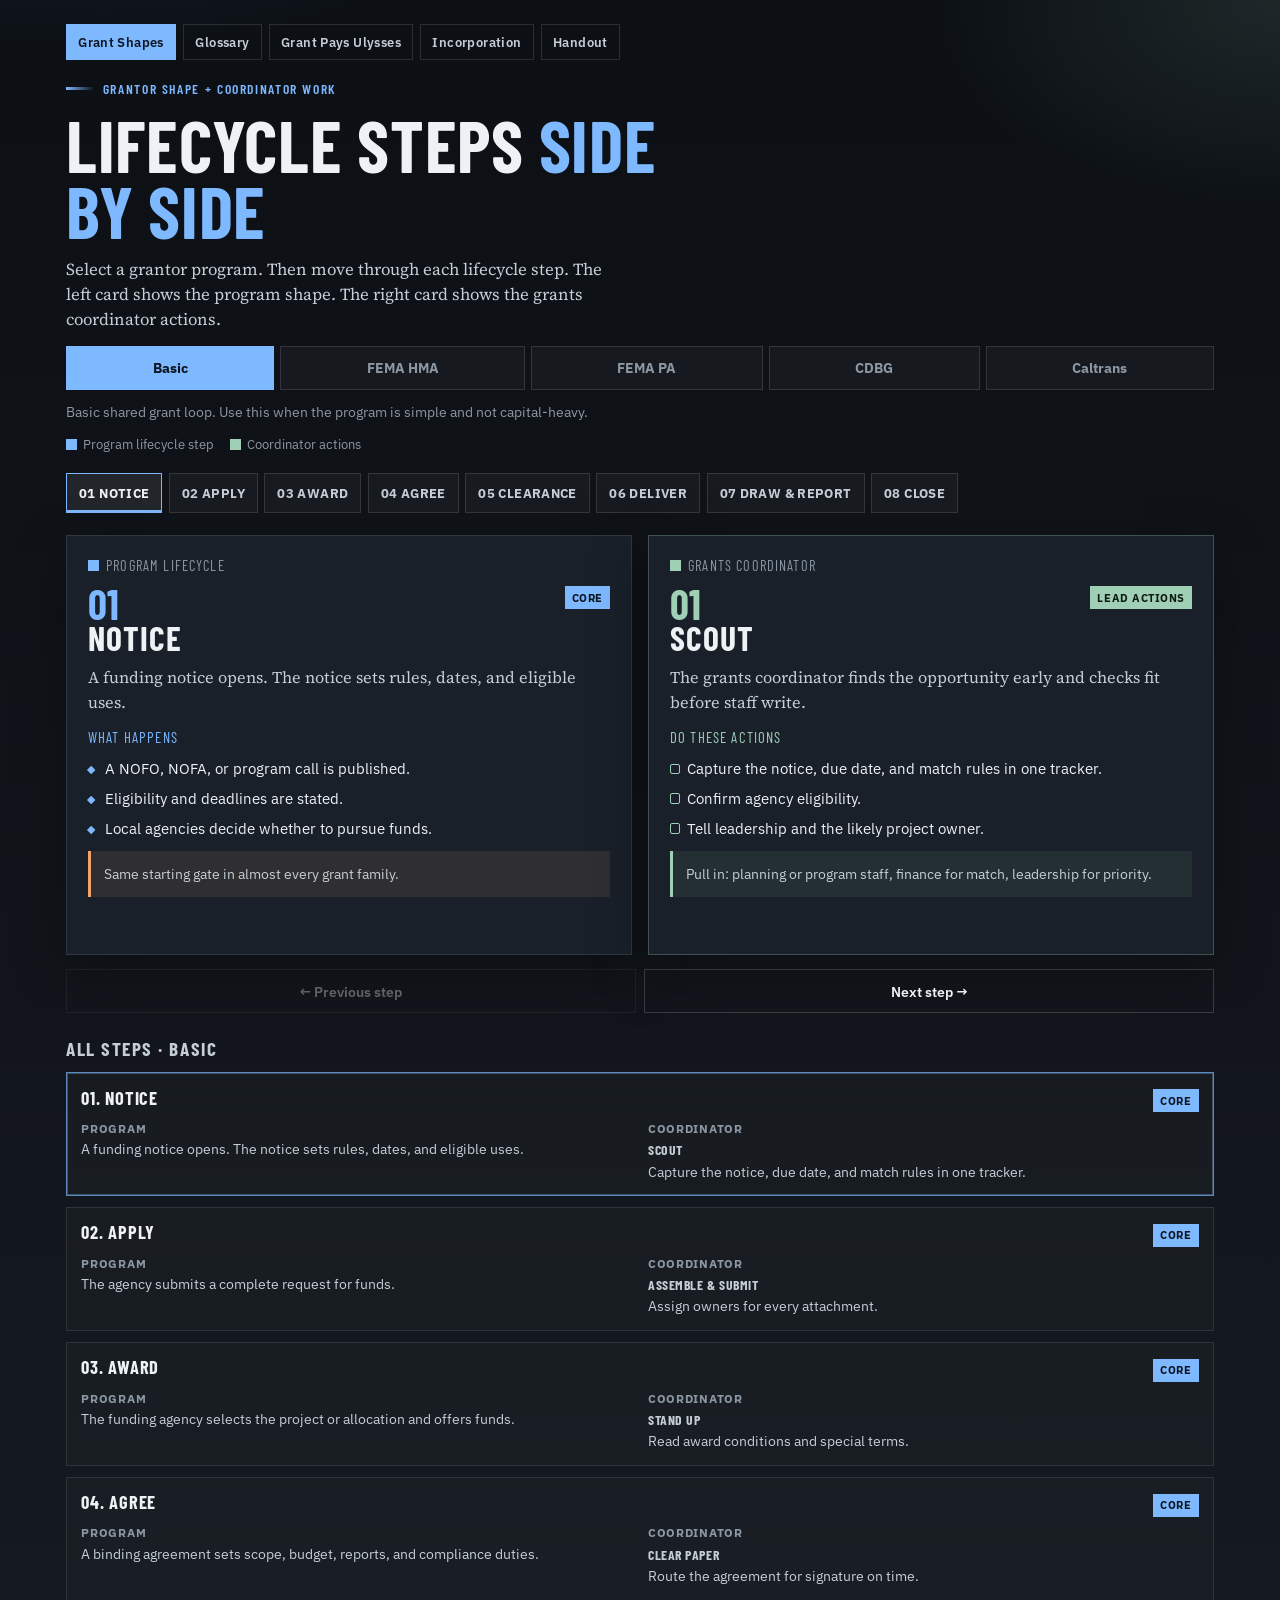
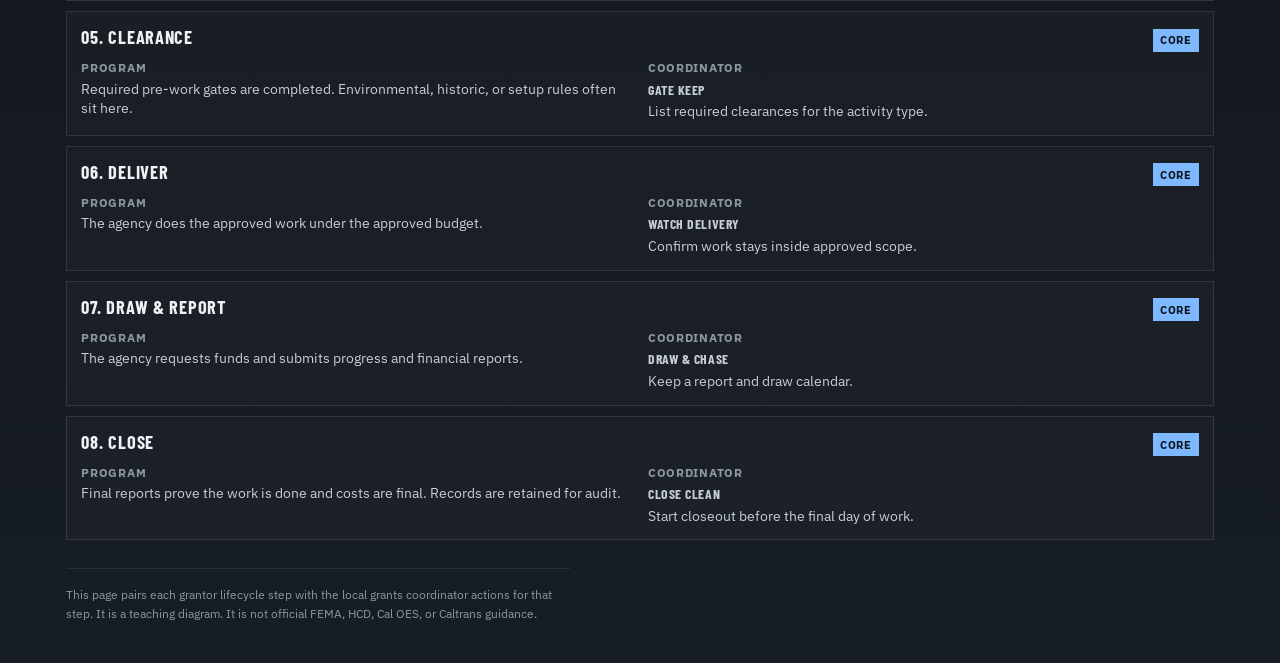
<file: grant-basic-shape.html>
<!DOCTYPE html>
<html lang="en">
<head>
  <meta charset="UTF-8">
  <meta name="viewport" content="width=device-width, initial-scale=1, viewport-fit=cover">
  <meta name="color-scheme" content="dark">
  <meta name="theme-color" content="#12161c">
  <meta name="apple-mobile-web-app-capable" content="yes">
  <meta name="apple-mobile-web-app-status-bar-style" content="black-translucent">
  <meta name="format-detection" content="telephone=no">
  <title>Grant Shapes + Coordinator Actions</title>
  <meta name="description" content="Switch grantor programs to see each lifecycle step beside the grants coordinator actions for that step.">
  <link rel="preconnect" href="https://fonts.googleapis.com">
  <link rel="preconnect" href="https://fonts.gstatic.com" crossorigin>
  <link href="https://fonts.googleapis.com/css2?family=Barlow+Condensed:wght@500;600;700&family=Source+Serif+4:opsz,wght@8..60,400;8..60,500;8..60,600&family=IBM+Plex+Sans:wght@400;500;600&display=swap" rel="stylesheet">
  <style>
    :root {
      --bg: #12161c;
      --bg-2: #1a212a;
      --chalk: #eef2f5;
      --fog: #c5ced6;
      --muted: #8b97a3;
      --core: #7eb8ff;
      --coord: #9fd0b5;
      --fema: #f0a36b;
      --cdbg: #8fd0a4;
      --caltrans: #f0b429;
      --pa: #d58ccc;
      --panel: rgba(26, 33, 42, 0.96);
      --shadow: 0 18px 50px rgba(0, 0, 0, 0.35);
      --font-display: "Barlow Condensed", -apple-system, sans-serif;
      --font-serif: "Source Serif 4", Georgia, "Times New Roman", serif;
      --font-sans: "IBM Plex Sans", -apple-system, BlinkMacSystemFont, "Segoe UI", sans-serif;
      --safe-top: env(safe-area-inset-top, 0px);
      --safe-right: env(safe-area-inset-right, 0px);
      --safe-bottom: env(safe-area-inset-bottom, 0px);
      --safe-left: env(safe-area-inset-left, 0px);
      --tap: 44px;
      --accent: var(--core);
    }

    *, *::before, *::after { box-sizing: border-box; }
    html { -webkit-text-size-adjust: 100%; text-size-adjust: 100%; scroll-behavior: smooth; }

    body {
      margin: 0;
      min-height: 100vh;
      min-height: 100dvh;
      color: var(--chalk);
      font-family: var(--font-sans);
      background:
        radial-gradient(900px 500px at 8% -10%, rgba(126, 184, 255, 0.16), transparent 55%),
        radial-gradient(700px 420px at 100% 0%, rgba(159, 208, 181, 0.12), transparent 50%),
        linear-gradient(180deg, #0c1015 0%, var(--bg) 45%, #171d25 100%);
      overflow-x: hidden;
      -webkit-tap-highlight-color: rgba(126, 184, 255, 0.18);
      touch-action: manipulation;
    }

    a { color: var(--core); }
    button { -webkit-appearance: none; appearance: none; font: inherit; color: inherit; }

    .wrap {
      position: relative;
      z-index: 1;
      width: min(1180px, 100%);
      margin: 0 auto;
      padding:
        calc(1rem + var(--safe-top))
        calc(1rem + var(--safe-right))
        calc(2.5rem + var(--safe-bottom))
        calc(1rem + var(--safe-left));
    }

    .topnav {
      display: flex;
      flex-wrap: wrap;
      gap: 0.45rem;
      margin-bottom: 1.25rem;
    }

    .topnav a {
      display: inline-flex;
      align-items: center;
      min-height: 36px;
      padding: 0.4rem 0.7rem;
      border: 1px solid rgba(255,255,255,0.12);
      color: var(--fog);
      text-decoration: none;
      font-size: 0.8rem;
      font-weight: 600;
      letter-spacing: 0.03em;
    }

    .topnav a[aria-current="page"] {
      background: var(--core);
      border-color: var(--core);
      color: #0c1520;
    }

    header.hero {
      display: grid;
      gap: 0.85rem;
      margin-bottom: 1.1rem;
    }

    .kicker {
      display: inline-flex;
      align-items: center;
      gap: 0.55rem;
      color: var(--accent);
      font-family: var(--font-display);
      font-size: 0.85rem;
      font-weight: 600;
      letter-spacing: 0.12em;
      text-transform: uppercase;
    }

    .kicker::before {
      content: "";
      width: 1.75rem;
      height: 3px;
      background: linear-gradient(90deg, var(--accent), transparent);
    }

    h1 {
      margin: 0;
      font-family: var(--font-display);
      font-weight: 700;
      font-size: clamp(2.3rem, 10vw, 4.5rem);
      line-height: 0.92;
      letter-spacing: 0.01em;
      text-transform: uppercase;
      max-width: 18ch;
    }

    h1 span { color: var(--accent); }

    .lede {
      margin: 0;
      max-width: 60ch;
      font-family: var(--font-serif);
      font-size: 1.05rem;
      line-height: 1.5;
      color: var(--fog);
    }

    .program-toggle {
      display: grid;
      grid-template-columns: 1fr 1fr;
      gap: 0.35rem;
      width: 100%;
    }

    .program-toggle button {
      border: 1px solid rgba(255,255,255,0.12);
      background: rgba(255,255,255,0.03);
      color: var(--muted);
      font-size: 0.8rem;
      font-weight: 700;
      min-height: var(--tap);
      padding: 0.55rem 0.45rem;
      cursor: pointer;
    }

    .program-toggle button[aria-pressed="true"] {
      color: #0c1520;
      background: var(--accent);
      border-color: var(--accent);
    }

    .note {
      margin: 0;
      color: var(--muted);
      font-size: 0.85rem;
      line-height: 1.4;
    }

    .legend {
      display: flex;
      flex-wrap: wrap;
      gap: 0.75rem 1rem;
      color: var(--muted);
      font-size: 0.8rem;
    }

    .legend i {
      display: inline-block;
      width: 0.7rem;
      height: 0.7rem;
      margin-right: 0.35rem;
      vertical-align: -1px;
    }

    .stage-nav {
      display: flex;
      gap: 0.4rem;
      overflow-x: auto;
      -webkit-overflow-scrolling: touch;
      padding: 0.15rem 0 0.55rem;
      margin: 0.35rem 0 0.85rem;
      scrollbar-width: thin;
    }

    .stage-nav button {
      flex: 0 0 auto;
      border: 1px solid rgba(255,255,255,0.12);
      background: rgba(255,255,255,0.03);
      color: var(--fog);
      min-height: 40px;
      padding: 0.45rem 0.75rem;
      font-size: 0.8rem;
      font-weight: 700;
      letter-spacing: 0.03em;
      text-transform: uppercase;
      white-space: nowrap;
      cursor: pointer;
    }

    .stage-nav button[aria-pressed="true"] {
      background: rgba(255,255,255,0.08);
      border-color: var(--accent);
      color: var(--chalk);
      box-shadow: inset 0 -2px 0 var(--accent);
    }

    .pair {
      display: grid;
      grid-template-columns: 1fr;
      gap: 0.75rem;
    }

    .card {
      background: var(--panel);
      border: 1px solid rgba(255,255,255,0.1);
      box-shadow: var(--shadow);
      padding: 1.1rem;
      display: grid;
      gap: 0.75rem;
      align-content: start;
      min-height: 0;
    }

    .card-label {
      display: inline-flex;
      align-items: center;
      gap: 0.45rem;
      font-family: var(--font-display);
      font-size: 0.9rem;
      letter-spacing: 0.08em;
      text-transform: uppercase;
      color: var(--muted);
    }

    .card-label .swatch {
      width: 0.7rem;
      height: 0.7rem;
      display: inline-block;
    }

    .card.lifecycle .swatch { background: var(--accent); }
    .card.coordinator .swatch { background: var(--coord); }
    .card.coordinator { border-color: rgba(159, 208, 181, 0.28); }

    .card-head {
      display: flex;
      justify-content: space-between;
      gap: 0.75rem;
      align-items: flex-start;
    }

    .card-index {
      font-family: var(--font-display);
      font-size: 2.6rem;
      font-weight: 700;
      line-height: 0.85;
      color: var(--accent);
    }

    .card.coordinator .card-index { color: var(--coord); }

    .card h2 {
      margin: 0;
      font-family: var(--font-display);
      font-size: clamp(1.55rem, 6vw, 2.1rem);
      font-weight: 700;
      text-transform: uppercase;
      letter-spacing: 0.03em;
      line-height: 0.95;
      max-width: 16ch;
    }

    .pill {
      font-size: 0.68rem;
      font-weight: 700;
      letter-spacing: 0.05em;
      text-transform: uppercase;
      padding: 0.28rem 0.45rem;
      color: #0c1520;
      background: var(--accent);
      white-space: nowrap;
    }

    .pill.extra { background: var(--fema); }
    .pill.variant { background: var(--pa); color: #1a0f18; }
    .pill.coord { background: var(--coord); color: #0f1a12; }

    .summary {
      margin: 0;
      font-family: var(--font-serif);
      font-size: 1.02rem;
      line-height: 1.5;
      color: var(--fog);
    }

    .section-label {
      margin: 0.1rem 0 0;
      font-family: var(--font-display);
      font-size: 0.92rem;
      letter-spacing: 0.08em;
      text-transform: uppercase;
      color: var(--accent);
    }

    .card.coordinator .section-label { color: var(--coord); }

    .bullets {
      list-style: none;
      margin: 0;
      padding: 0;
      display: grid;
      gap: 0.55rem;
    }

    .bullets li {
      position: relative;
      padding-left: 1.05rem;
      font-size: 0.94rem;
      line-height: 1.4;
    }

    .bullets li::before {
      content: "";
      position: absolute;
      left: 0;
      top: 0.55rem;
      width: 0.4rem;
      height: 0.4rem;
      background: var(--accent);
      transform: rotate(45deg);
    }

    .card.coordinator .bullets li::before {
      background: transparent;
      border: 1.5px solid var(--coord);
      width: 0.65rem;
      height: 0.65rem;
      top: 0.35rem;
      transform: none;
      border-radius: 2px;
    }

    .handoff {
      margin: 0;
      padding: 0.8rem 0.85rem;
      background: rgba(159, 208, 181, 0.08);
      border-left: 3px solid var(--coord);
      color: var(--fog);
      font-size: 0.9rem;
      line-height: 1.45;
    }

    .risk {
      margin: 0;
      padding: 0.8rem 0.85rem;
      background: rgba(240, 163, 107, 0.1);
      border-left: 3px solid var(--fema);
      color: var(--fog);
      font-size: 0.9rem;
      line-height: 1.45;
    }

    .controls {
      display: grid;
      grid-template-columns: 1fr 1fr;
      gap: 0.55rem;
      margin-top: 0.85rem;
    }

    .controls button {
      border: 1px solid rgba(255,255,255,0.16);
      background: transparent;
      color: var(--chalk);
      font-size: 0.9rem;
      font-weight: 600;
      min-height: var(--tap);
      padding: 0.65rem 0.85rem;
      cursor: pointer;
    }

    .controls button:disabled { opacity: 0.35; cursor: not-allowed; }

    .all-steps {
      margin-top: 1.5rem;
    }

    .all-steps h2 {
      margin: 0 0 0.75rem;
      font-family: var(--font-display);
      font-size: 1.2rem;
      letter-spacing: 0.08em;
      text-transform: uppercase;
      color: var(--fog);
    }

    .stack {
      display: grid;
      gap: 0.65rem;
    }

    .stack-row {
      border: 1px solid rgba(255,255,255,0.1);
      background: rgba(255,255,255,0.02);
      padding: 0.85rem 0.9rem;
      cursor: pointer;
      text-align: left;
      width: 100%;
    }

    .stack-row[aria-current="true"] {
      border-color: color-mix(in srgb, var(--accent) 70%, white 0%);
      box-shadow: inset 0 0 0 1px color-mix(in srgb, var(--accent) 35%, transparent);
    }

    .stack-top {
      display: flex;
      justify-content: space-between;
      gap: 0.75rem;
      align-items: baseline;
      margin-bottom: 0.55rem;
    }

    .stack-top strong {
      font-family: var(--font-display);
      font-size: 1.15rem;
      letter-spacing: 0.04em;
      text-transform: uppercase;
    }

    .stack-grid {
      display: grid;
      grid-template-columns: 1fr;
      gap: 0.55rem;
    }

    .stack-col {
      font-size: 0.86rem;
      line-height: 1.4;
      color: var(--fog);
    }

    .stack-col em {
      display: block;
      font-style: normal;
      font-size: 0.72rem;
      font-weight: 700;
      letter-spacing: 0.06em;
      text-transform: uppercase;
      color: var(--muted);
      margin-bottom: 0.2rem;
    }

    footer {
      margin-top: 1.75rem;
      padding-top: 1rem;
      border-top: 1px solid rgba(255,255,255,0.08);
      color: var(--muted);
      font-size: 0.78rem;
      line-height: 1.5;
      max-width: 72ch;
    }

    @media (min-width: 700px) {
      .wrap {
        width: min(1180px, calc(100% - 2rem));
        padding-top: calc(1.5rem + var(--safe-top));
      }
      .program-toggle {
        grid-template-columns: repeat(5, auto);
        width: auto;
      }
      .program-toggle button {
        padding: 0.55rem 0.85rem;
        font-size: 0.85rem;
      }
      .stack-grid { grid-template-columns: 1fr 1fr; gap: 1rem; }
    }

    @media (min-width: 900px) {
      .pair {
        grid-template-columns: 1fr 1fr;
        gap: 1rem;
        align-items: stretch;
      }
      .card { min-height: 420px; padding: 1.3rem; }
    }

    @media (prefers-reduced-motion: reduce) {
      html { scroll-behavior: auto; }
    }
  </style>
</head>
<body>
  <div class="wrap">
    <nav class="topnav" aria-label="Diagram pages">
      <a href="grant-basic-shape.html" aria-current="page">Grant Shapes</a>
      <a href="caltrans-grant-glossary.html">Glossary</a>
      <a href="ulysses-grant-pays.html">Grant Pays Ulysses</a>
      <a href="point-reyes-incorporation.html">Incorporation</a>
      <a href="point-reyes-incorporation-handout.html">Handout</a>
    </nav>

    <header class="hero">
      <div class="kicker">Grantor shape + coordinator work</div>
      <h1>Lifecycle Steps <span>Side by Side</span></h1>
      <p class="lede">
        Select a grantor program.
        Then move through each lifecycle step.
        The left card shows the program shape.
        The right card shows the grants coordinator actions.
      </p>
      <div class="program-toggle" role="group" aria-label="Select grantor program">
        <button type="button" data-program="basic" aria-pressed="true">Basic</button>
        <button type="button" data-program="fema" aria-pressed="false">FEMA HMA</button>
        <button type="button" data-program="pa" aria-pressed="false">FEMA PA</button>
        <button type="button" data-program="cdbg" aria-pressed="false">CDBG</button>
        <button type="button" data-program="caltrans" aria-pressed="false">Caltrans</button>
      </div>
      <p class="note" id="programNote"></p>
      <div class="legend">
        <span><i style="background:var(--accent)"></i>Program lifecycle step</span>
        <span><i style="background:var(--coord)"></i>Coordinator actions</span>
      </div>
    </header>

    <div class="stage-nav" id="stageNav" aria-label="Lifecycle steps"></div>

    <section class="pair" aria-label="Selected step pair" id="pair">
      <article class="card lifecycle" id="lifeCard">
        <div class="card-label"><span class="swatch"></span> Program lifecycle</div>
        <div class="card-head">
          <div>
            <div class="card-index" id="lifeIndex">01</div>
            <h2 id="lifeTitle">Notice</h2>
          </div>
          <span class="pill" id="lifePill">Core</span>
        </div>
        <p class="summary" id="lifeSummary"></p>
        <p class="section-label">What happens</p>
        <ul class="bullets" id="lifeBullets"></ul>
        <p class="risk" id="lifeNote"></p>
      </article>

      <article class="card coordinator" id="coordCard">
        <div class="card-label"><span class="swatch"></span> Grants coordinator</div>
        <div class="card-head">
          <div>
            <div class="card-index" id="coordIndex">01</div>
            <h2 id="coordTitle">Coordinator</h2>
          </div>
          <span class="pill coord">Lead actions</span>
        </div>
        <p class="summary" id="coordSummary"></p>
        <p class="section-label">Do these actions</p>
        <ul class="bullets" id="coordActions"></ul>
        <p class="handoff" id="coordHandoff"></p>
      </article>
    </section>

    <div class="controls">
      <button type="button" id="prevBtn">← Previous step</button>
      <button type="button" id="nextBtn">Next step →</button>
    </div>

    <section class="all-steps" aria-label="All steps for selected program">
      <h2 id="stackTitle">All steps in this program</h2>
      <div class="stack" id="stack"></div>
    </section>

    <footer>
      This page pairs each grantor lifecycle step with the local grants coordinator actions for that step.
      It is a teaching diagram.
      It is not official FEMA, HCD, Cal OES, or Caltrans guidance.
    </footer>
  </div>

  <script>
    const programs = {
      basic: {
        label: "Basic",
        accent: "#7eb8ff",
        note: "Basic shared grant loop. Use this when the program is simple and not capital-heavy.",
        steps: [
          {
            num: "01",
            lifeTitle: "Notice",
            kind: "core",
            kindLabel: "Core",
            lifeSummary: "A funding notice opens. The notice sets rules, dates, and eligible uses.",
            lifeBullets: [
              "A NOFO, NOFA, or program call is published.",
              "Eligibility and deadlines are stated.",
              "Local agencies decide whether to pursue funds."
            ],
            lifeNote: "Same starting gate in almost every grant family.",
            coordTitle: "Scout",
            coordSummary: "The grants coordinator finds the opportunity early and checks fit before staff write.",
            coordActions: [
              "Capture the notice, due date, and match rules in one tracker.",
              "Confirm agency eligibility.",
              "Tell leadership and the likely project owner."
            ],
            coordHandoff: "Pull in: planning or program staff, finance for match, leadership for priority."
          },
          {
            num: "02",
            lifeTitle: "Apply",
            kind: "core",
            kindLabel: "Core",
            lifeSummary: "The agency submits a complete request for funds.",
            lifeBullets: [
              "The application states scope, budget, and required forms.",
              "Local authority to submit is required.",
              "Proof of timely submittal is kept."
            ],
            lifeNote: "Application form changes by program. The job does not.",
            coordTitle: "Assemble & Submit",
            coordSummary: "The coordinator owns the package quality, the approval path, and the filing proof.",
            coordActions: [
              "Assign owners for every attachment.",
              "Get signatures and board actions before the due date.",
              "Submit early and save confirmation."
            ],
            coordHandoff: "Pull in: project owner, finance, clerk or signatory, partners."
          },
          {
            num: "03",
            lifeTitle: "Award",
            kind: "core",
            kindLabel: "Core",
            lifeSummary: "The funding agency selects the project or allocation and offers funds.",
            lifeBullets: [
              "An award or allocation letter is issued.",
              "Amount, match, and period of performance are set.",
              "The local agency becomes recipient or subrecipient."
            ],
            lifeNote: "Award creates the funded relationship. It is not always permission to spend.",
            coordTitle: "Stand Up",
            coordSummary: "The coordinator turns the award into a managed grant file and team plan.",
            coordActions: [
              "Read award conditions and special terms.",
              "Open the grant file and shared tracker.",
              "Brief finance and the delivery owner."
            ],
            coordHandoff: "Pull in: finance, project manager, authorized signatory."
          },
          {
            num: "04",
            lifeTitle: "Agree",
            kind: "core",
            kindLabel: "Core",
            lifeSummary: "A binding agreement sets scope, budget, reports, and compliance duties.",
            lifeBullets: [
              "A standard agreement or subaward is executed.",
              "Terms become enforceable.",
              "Restricted work may still need later clearance."
            ],
            lifeNote: "Do not treat a signed agreement as a blank spending permission.",
            coordTitle: "Clear Paper",
            coordSummary: "The coordinator drives signatures and keeps the executed terms in the file.",
            coordActions: [
              "Route the agreement for signature on time.",
              "Store the signed terms and exhibits.",
              "Block restricted charges until required approvals exist."
            ],
            coordHandoff: "Pull in: counsel or clerk, signatory, finance."
          },
          {
            num: "05",
            lifeTitle: "Clearance",
            kind: "core",
            kindLabel: "Core",
            lifeSummary: "Required pre-work gates are completed. Environmental, historic, or setup rules often sit here.",
            lifeBullets: [
              "Required clearances are identified early.",
              "Ineligible pre-approval costs are avoided.",
              "Clearance decisions are recorded."
            ],
            lifeNote: "Light for simple operating grants. Heavy for construction.",
            coordTitle: "Gate Keep",
            coordSummary: "The coordinator stops spending that would create ineligible costs.",
            coordActions: [
              "List required clearances for the activity type.",
              "Track each clearance to completion.",
              "Tell finance when charging may start."
            ],
            coordHandoff: "Pull in: environmental or program specialists, project manager, finance."
          },
          {
            num: "06",
            lifeTitle: "Deliver",
            kind: "core",
            kindLabel: "Core",
            lifeSummary: "The agency does the approved work under the approved budget.",
            lifeBullets: [
              "Staff follow the approved scope.",
              "Procurement rules are applied.",
              "Source documents are kept for every cost."
            ],
            lifeNote: "Delivery controls later reimbursement success.",
            coordTitle: "Watch Delivery",
            coordSummary: "The coordinator does not replace the project manager. The coordinator protects grant compliance while work happens.",
            coordActions: [
              "Confirm work stays inside approved scope.",
              "Check procurement and documentation standards.",
              "Raise scope or budget risks early."
            ],
            coordHandoff: "Pull in: project manager, procurement, finance."
          },
          {
            num: "07",
            lifeTitle: "Draw & Report",
            kind: "core",
            kindLabel: "Core",
            lifeSummary: "The agency requests funds and submits progress and financial reports.",
            lifeBullets: [
              "Only eligible costs are drawn.",
              "Required reports are filed on time.",
              "Rejected draws are corrected quickly."
            ],
            lifeNote: "This step is nearly universal across grantors.",
            coordTitle: "Draw & Chase",
            coordSummary: "The coordinator runs the reporting calendar and clears invoice or draw problems.",
            coordActions: [
              "Keep a report and draw calendar.",
              "Package draws with source documents.",
              "Fix rejects and missing support fast."
            ],
            coordHandoff: "Pull in: finance, project manager, grantor analyst."
          },
          {
            num: "08",
            lifeTitle: "Close",
            kind: "core",
            kindLabel: "Core",
            lifeSummary: "Final reports prove the work is done and costs are final. Records are retained for audit.",
            lifeBullets: [
              "Final reports and financials are submitted.",
              "Budget is reconciled to actual costs.",
              "Records are retained for the required period."
            ],
            lifeNote: "Closeout is its own mini-project.",
            coordTitle: "Close Clean",
            coordSummary: "The coordinator drives the closeout packet and locks the audit file.",
            coordActions: [
              "Start closeout before the final day of work.",
              "Submit the complete closeout package.",
              "Archive decisions, reports, and final costs."
            ],
            coordHandoff: "Pull in: project manager, finance, grantor closeout contact."
          }
        ]
      },
      fema: {
        label: "FEMA HMA",
        accent: "#f0a36b",
        note: "FEMA Hazard Mitigation Assistance through Cal OES: BRIC, HMGP, and FMA.",
        steps: [
          {
            num: "01",
            lifeTitle: "Notice",
            kind: "core",
            kindLabel: "Core",
            lifeSummary: "FEMA opens a mitigation opportunity. HMGP can also open after a disaster declaration.",
            lifeBullets: [
              "FEMA publishes a NOFO or HMGP opens after declaration.",
              "Cal OES manages the state process.",
              "Cost share and period of performance are set."
            ],
            lifeNote: "Counties usually apply as subapplicants through Cal OES.",
            coordTitle: "Scout",
            coordSummary: "Watch Cal OES and FEMA notices. Decide early whether the county can meet cost share and delivery time.",
            coordActions: [
              "Log Cal OES due dates and required forms.",
              "Confirm local match and staff capacity.",
              "Shortlist mitigation projects that can compete."
            ],
            coordHandoff: "Pull in: OEM/emergency management, public works, finance, Cal OES contact."
          },
          {
            num: "02",
            lifeTitle: "Subapply",
            kind: "core",
            kindLabel: "Core",
            lifeSummary: "The county prepares a subapplication. Cal OES reviews and submits eligible packages to FEMA.",
            lifeBullets: [
              "Scope, budget, and benefit-cost materials are prepared.",
              "State review happens before FEMA review.",
              "One complete package is maintained."
            ],
            lifeNote: "Do not bypass the state process.",
            coordTitle: "Assemble",
            coordSummary: "Own the subapplication quality and the Cal OES submission path.",
            coordActions: [
              "Build the workback schedule for technical attachments.",
              "Reconcile scope, budget, and BCA assumptions.",
              "Submit through Cal OES and keep proof."
            ],
            coordHandoff: "Pull in: engineers, OEM, finance, Cal OES grants analyst."
          },
          {
            num: "03",
            lifeTitle: "Award",
            kind: "core",
            kindLabel: "Core",
            lifeSummary: "FEMA awards the state recipient. Cal OES issues a subaward to the county.",
            lifeBullets: [
              "FEMA award conditions are set.",
              "Cal OES issues the local subaward.",
              "Approved scope and budget are fixed."
            ],
            lifeNote: "Two-layer award path: federal recipient, then local subrecipient.",
            coordTitle: "Stand Up",
            coordSummary: "Set up the subaward file, conditions list, and delivery owners.",
            coordActions: [
              "Read FEMA and Cal OES conditions line by line.",
              "Create the local grant tracker and calendar.",
              "Brief finance before any charges."
            ],
            coordHandoff: "Pull in: finance, project owner, Cal OES analyst."
          },
          {
            num: "04",
            lifeTitle: "Subaward",
            kind: "core",
            kindLabel: "Core",
            lifeSummary: "The county accepts the subaward terms. Early work can be ineligible if approvals are missing.",
            lifeBullets: [
              "Subaward documents are signed.",
              "Special conditions are tracked.",
              "Restricted work waits for required approvals."
            ],
            lifeNote: "Signed subaward is not always permission to build.",
            coordTitle: "Clear Paper",
            coordSummary: "Drive acceptance documents and block premature spending.",
            coordActions: [
              "Return signed documents on time.",
              "List special conditions as open tasks.",
              "Hold purchasing until conditions allow it."
            ],
            coordHandoff: "Pull in: signatory, finance, procurement."
          },
          {
            num: "05",
            lifeTitle: "EHP Gate",
            kind: "extra",
            kindLabel: "Extra",
            lifeSummary: "Environmental Planning and Historic Preservation review is required. Phased projects may fund design before construction.",
            lifeBullets: [
              "EHP review must finish before restricted work.",
              "Benefit-cost and technical feasibility must hold.",
              "Phase I may precede Phase II construction funding."
            ],
            lifeNote: "Main extra gate versus simple operating grants.",
            coordTitle: "Gate Keep",
            coordSummary: "Keep the project from starting construction too early.",
            coordActions: [
              "Track EHP status weekly.",
              "Stop construction procurement until clearance exists.",
              "For phased projects, confirm Phase I close before Phase II spend."
            ],
            coordHandoff: "Pull in: environmental staff, engineer, Cal OES/FEMA reviewers."
          },
          {
            num: "06",
            lifeTitle: "Deliver",
            kind: "core",
            kindLabel: "Core",
            lifeSummary: "The county completes the approved mitigation scope.",
            lifeBullets: [
              "Work follows approved plans and conditions.",
              "Procurement and force-account records are kept.",
              "Scope changes need approval first."
            ],
            lifeNote: "Construction-like projects need strong field documentation.",
            coordTitle: "Watch Delivery",
            coordSummary: "Protect scope control and documentation quality during implementation.",
            coordActions: [
              "Compare field work to approved scope.",
              "Collect invoices, payroll, and inspection records continuously.",
              "Request amendments before work drifts."
            ],
            coordHandoff: "Pull in: project manager, contractor admin, finance."
          },
          {
            num: "07",
            lifeTitle: "Reimburse",
            kind: "core",
            kindLabel: "Core",
            lifeSummary: "The county requests reimbursement through Cal OES and files quarterly reports.",
            lifeBullets: [
              "Draws use eligible documented costs.",
              "Quarterly progress and financial reports are required.",
              "Period of performance is monitored."
            ],
            lifeNote: "Late reports create payment and compliance risk.",
            coordTitle: "Draw & Chase",
            coordSummary: "Run the Cal OES reimbursement and reporting rhythm.",
            coordActions: [
              "Submit complete reimbursement packages.",
              "File quarterly reports before the due date.",
              "Escalate POP or spend-rate risk early."
            ],
            coordHandoff: "Pull in: finance, project manager, Cal OES analyst."
          },
          {
            num: "08",
            lifeTitle: "Close",
            kind: "core",
            kindLabel: "Core",
            lifeSummary: "Cal OES and FEMA close the subaward after work and costs are verified.",
            lifeBullets: [
              "Closeout packet is submitted on time.",
              "Final eligible costs are confirmed.",
              "Records are retained for audit."
            ],
            lifeNote: "Closeout confirms the approved mitigation measure was completed.",
            coordTitle: "Close Clean",
            coordSummary: "Assemble the closeout packet and lock the file.",
            coordActions: [
              "Collect final photos, costs, and completion evidence.",
              "Submit closeout through Cal OES.",
              "Archive the full subaward record."
            ],
            coordHandoff: "Pull in: project manager, finance, Cal OES closeout contact."
          }
        ]
      },
      pa: {
        label: "FEMA PA",
        accent: "#d58ccc",
        note: "FEMA Public Assistance after a declared disaster. Different start. Same end state.",
        steps: [
          {
            num: "01",
            lifeTitle: "Declaration",
            kind: "variant",
            kindLabel: "Variant",
            lifeSummary: "A presidential disaster declaration opens Public Assistance. This replaces a normal competitive notice.",
            lifeBullets: [
              "The county is included in the declaration.",
              "Applicant briefings begin.",
              "Damage inventory starts immediately."
            ],
            lifeNote: "Incident-driven start, not NOFO-driven.",
            coordTitle: "Mobilize",
            coordSummary: "Stand up the county PA grant response and document controls on day one.",
            coordActions: [
              "Attend applicant briefings.",
              "Open a disaster grant file and cost codes.",
              "Tell departments how to capture labor, equipment, and contracts."
            ],
            coordHandoff: "Pull in: OEM, public works, finance, department timekeepers."
          },
          {
            num: "02",
            lifeTitle: "Project Worksheet",
            kind: "variant",
            kindLabel: "Variant",
            lifeSummary: "Damage, scope, and estimates are documented in Project Worksheets with FEMA and the state.",
            lifeBullets: [
              "Damage is documented with records and photos.",
              "Emergency work is separated from permanent work.",
              "Force-account and contract costs are logged."
            ],
            lifeNote: "This replaces a normal grant application.",
            coordTitle: "Document",
            coordSummary: "Make sure every PW has support that can survive review.",
            coordActions: [
              "Collect photos, maps, invoices, and force-account logs.",
              "Keep one inventory of sites and PWs.",
              "Push departments for missing documentation daily."
            ],
            coordHandoff: "Pull in: department leads, OEM, finance, FEMA/state specialists."
          },
          {
            num: "03",
            lifeTitle: "Obligate",
            kind: "core",
            kindLabel: "Core",
            lifeSummary: "FEMA obligates funding by Project Worksheet. That creates the funded project version.",
            lifeBullets: [
              "Obligated amounts are confirmed.",
              "PW versions are tracked when scope changes.",
              "Local project codes map to each PW."
            ],
            lifeNote: "Award happens by project worksheet, not one simple grant letter alone.",
            coordTitle: "Stand Up PWs",
            coordSummary: "Translate each obligated PW into local tracking and budget codes.",
            coordActions: [
              "Log each PW version and dollar amount.",
              "Assign a delivery owner per PW.",
              "Align finance codes to PW numbers."
            ],
            coordHandoff: "Pull in: finance, department owners, OEM."
          },
          {
            num: "04",
            lifeTitle: "Conditions",
            kind: "core",
            kindLabel: "Core",
            lifeSummary: "The county must follow PA rules, procurement standards, and project conditions.",
            lifeBullets: [
              "Emergency-work and permanent-work rules differ.",
              "Federal procurement standards apply.",
              "Work must stay inside approved scopes."
            ],
            lifeNote: "PA compliance is continuous.",
            coordTitle: "Set Rules",
            coordSummary: "Publish clear local rules so departments do not create ineligible costs.",
            coordActions: [
              "Issue a short PA documentation and procurement guide.",
              "Block noncompliant purchasing paths.",
              "Review special conditions on each PW."
            ],
            coordHandoff: "Pull in: procurement, finance, department buyers."
          },
          {
            num: "05",
            lifeTitle: "Eligibility Gate",
            kind: "extra",
            kindLabel: "Extra",
            lifeSummary: "Insurance, EHP, codes and standards, and improved projects can change what is reimbursable.",
            lifeBullets: [
              "Insurance proceeds must be coordinated.",
              "Required EHP steps must be completed.",
              "Scope improvements need approval first."
            ],
            lifeNote: "Eligibility can move after work starts if controls are weak.",
            coordTitle: "Gate Keep",
            coordSummary: "Catch eligibility issues before costs are stranded.",
            coordActions: [
              "Track insurance deductions and EHP status.",
              "Flag improved-project or alternate-project proposals early.",
              "Get written approval before scope upgrades."
            ],
            coordHandoff: "Pull in: risk/insurance, environmental, project owners, state/FEMA."
          },
          {
            num: "06",
            lifeTitle: "Perform Work",
            kind: "core",
            kindLabel: "Core",
            lifeSummary: "Eligible recovery work is completed with contemporaneous records.",
            lifeBullets: [
              "Who, what, when, and cost are documented as work occurs.",
              "Contracts, materials, and force account are separated.",
              "Work deadlines are watched."
            ],
            lifeNote: "Poor field documentation is the common failure point.",
            coordTitle: "Watch Delivery",
            coordSummary: "Keep documentation current while departments execute work.",
            coordActions: [
              "Spot-check timesheets, equipment logs, and contract files weekly.",
              "Compare work to PW scope.",
              "Escalate deadline risk immediately."
            ],
            coordHandoff: "Pull in: department leads, field supervisors, finance."
          },
          {
            num: "07",
            lifeTitle: "Claim",
            kind: "core",
            kindLabel: "Core",
            lifeSummary: "Claimed costs are supported with documentation. Large and small projects follow different payment patterns.",
            lifeBullets: [
              "Cost ledgers are kept by PW.",
              "Payments are reconciled to support documents.",
              "Documentation requests are answered quickly."
            ],
            lifeNote: "The claim is only as strong as the file.",
            coordTitle: "Claim & Chase",
            coordSummary: "Own the claim package quality and response time.",
            coordActions: [
              "Prepare claim support by PW.",
              "Reconcile payments and deductions.",
              "Answer FEMA/state document requests within set timelines."
            ],
            coordHandoff: "Pull in: finance, department owners, state PA staff."
          },
          {
            num: "08",
            lifeTitle: "Close",
            kind: "core",
            kindLabel: "Core",
            lifeSummary: "Each Project Worksheet is closed. Then larger grant closeout follows.",
            lifeBullets: [
              "Open documentation issues are resolved.",
              "Final eligible costs are confirmed.",
              "Records are retained for audit and appeal windows."
            ],
            lifeNote: "Closeout can stretch. Start early.",
            coordTitle: "Close Clean",
            coordSummary: "Drive PW closeout one by one until the disaster grant file is done.",
            coordActions: [
              "Maintain a PW closeout checklist.",
              "Resolve final cost and insurance issues.",
              "Archive the full disaster record."
            ],
            coordHandoff: "Pull in: finance, OEM, state closeout staff."
          }
        ]
      },
      cdbg: {
        label: "CDBG",
        accent: "#8fd0a4",
        note: "CDBG through California HCD for many non-entitlement cities and counties.",
        steps: [
          {
            num: "01",
            lifeTitle: "NOFA",
            kind: "core",
            kindLabel: "Core",
            lifeSummary: "HCD issues the annual Notice of Funding Availability.",
            lifeBullets: [
              "Eligible activities and limits are published.",
              "Scoring and threshold rules are set.",
              "Due dates are fixed."
            ],
            lifeNote: "Same Notice step as the basic shape.",
            coordTitle: "Scout",
            coordSummary: "Read the NOFA early and check threshold readiness before writing.",
            coordActions: [
              "Check housing element and threshold items.",
              "Confirm eligible activity ideas with departments.",
              "Put the NOFA calendar in the tracker."
            ],
            coordHandoff: "Pull in: housing/community development, finance, leadership."
          },
          {
            num: "02",
            lifeTitle: "Apply",
            kind: "core",
            kindLabel: "Core",
            lifeSummary: "The local agency submits the NOFA application with resolutions and certifications.",
            lifeBullets: [
              "Governing-body authority is included.",
              "National objective and beneficiaries are documented.",
              "Application is filed in the required portal."
            ],
            lifeNote: "Incomplete threshold items kill applications.",
            coordTitle: "Assemble & Submit",
            coordSummary: "Own completeness against the HCD checklist.",
            coordActions: [
              "Collect resolution and certification forms early.",
              "Align activity description, budget, and national objective.",
              "Submit and save confirmation."
            ],
            coordHandoff: "Pull in: clerk/board, program staff, finance."
          },
          {
            num: "03",
            lifeTitle: "Award",
            kind: "core",
            kindLabel: "Core",
            lifeSummary: "HCD issues an award letter and starts Standard Agreement setup.",
            lifeBullets: [
              "Award conditions and activity limits are stated.",
              "Agreement routing begins in the grants portal.",
              "Local grant setup starts."
            ],
            lifeNote: "Move fast after the award letter.",
            coordTitle: "Stand Up",
            coordSummary: "Open the award file and prepare for Standard Agreement execution.",
            coordActions: [
              "Read the award letter and activity caps.",
              "Start the local grant file and compliance checklist.",
              "Brief finance on fund setup."
            ],
            coordHandoff: "Pull in: finance, program manager, signatory."
          },
          {
            num: "04",
            lifeTitle: "Standard Agreement",
            kind: "core",
            kindLabel: "Core",
            lifeSummary: "The HCD Standard Agreement sets the enforceable terms.",
            lifeBullets: [
              "Agreement is signed in the portal on time.",
              "Effective dates and exhibits are confirmed.",
              "Finance prepares for draws."
            ],
            lifeNote: "Same Agree step with HCD packaging.",
            coordTitle: "Clear Paper",
            coordSummary: "Drive agreement signature and exhibit control.",
            coordActions: [
              "Return the signed Standard Agreement on time.",
              "Store exhibits and special conditions.",
              "Tell staff when the agreement is active."
            ],
            coordHandoff: "Pull in: signatory, finance, program manager."
          },
          {
            num: "05",
            lifeTitle: "Pre-Draw Gate",
            kind: "extra",
            kindLabel: "Extra",
            lifeSummary: "Setup and clearance documents are required before first draw.",
            lifeBullets: [
              "Threshold and pre-draw documents are completed.",
              "Environmental and program files are ready.",
              "No draw occurs before required clearances."
            ],
            lifeNote: "Extra administrative gate. Usually lighter than Caltrans phase authorization.",
            coordTitle: "Gate Keep",
            coordSummary: "Clear the pre-draw list before finance requests funds.",
            coordActions: [
              "Complete the HCD pre-draw document list.",
              "Set beneficiary and activity file systems.",
              "Release first-draw permission only when ready."
            ],
            coordHandoff: "Pull in: program staff, environmental as needed, finance."
          },
          {
            num: "06",
            lifeTitle: "Deliver",
            kind: "core",
            kindLabel: "Core",
            lifeSummary: "The funded housing or community development activity is delivered.",
            lifeBullets: [
              "Eligible beneficiaries are served.",
              "Procurement and labor rules are followed when they apply.",
              "Activity evidence is kept locally."
            ],
            lifeNote: "Often program delivery, not highway construction.",
            coordTitle: "Watch Delivery",
            coordSummary: "Ensure activity evidence will support monitoring.",
            coordActions: [
              "Check beneficiary documentation standards.",
              "Spot-check procurement files.",
              "Keep activity accomplishments current."
            ],
            coordHandoff: "Pull in: program manager, subrecipients, finance."
          },
          {
            num: "07",
            lifeTitle: "Draw & Report",
            kind: "core",
            kindLabel: "Core",
            lifeSummary: "Financial reports request funds. Activity reports show progress and beneficiaries.",
            lifeBullets: [
              "Each draw has source documents.",
              "Beneficiary reporting follows required aggregate rules.",
              "Monitoring findings are corrected quickly."
            ],
            lifeNote: "Same Draw & Report step with HCD systems.",
            coordTitle: "Draw & Chase",
            coordSummary: "Run draws and activity reporting on schedule.",
            coordActions: [
              "Submit complete financial report packages.",
              "File activity reports with required data.",
              "Resolve HCD questions and findings fast."
            ],
            coordHandoff: "Pull in: finance, program staff, HCD representative."
          },
          {
            num: "08",
            lifeTitle: "Close",
            kind: "core",
            kindLabel: "Core",
            lifeSummary: "A closeout package reports completion, final financials, and required notices.",
            lifeBullets: [
              "Closeout package is submitted in the grants system.",
              "Final costs and accomplishments are reconciled.",
              "Files are retained for HCD, HUD, or OIG review."
            ],
            lifeNote: "Same Close step.",
            coordTitle: "Close Clean",
            coordSummary: "Submit closeout and freeze the official file.",
            coordActions: [
              "Assemble completion and final financial documents.",
              "Submit closeout in the portal.",
              "Retain the local file for audit."
            ],
            coordHandoff: "Pull in: program manager, finance, HCD closeout contact."
          }
        ]
      },
      caltrans: {
        label: "Caltrans",
        accent: "#f0b429",
        note: "Caltrans / CTC local assistance. Same core loop with the most capital-delivery gates.",
        steps: [
          {
            num: "01",
            lifeTitle: "Call",
            kind: "core",
            kindLabel: "Core",
            lifeSummary: "CTC or Caltrans opens a call for projects under program guidelines.",
            lifeBullets: [
              "Guidelines set eligibility and scoring.",
              "Funding years and cycle dates are published.",
              "Local agencies assess project fit."
            ],
            lifeNote: "Same Notice step.",
            coordTitle: "Scout",
            coordSummary: "Track calls and only advance projects that can deliver.",
            coordActions: [
              "Maintain a calendar of ATP and other Local Assistance calls.",
              "Screen for match, capacity, and schedule realism.",
              "Brief leadership on pursuit choices."
            ],
            coordHandoff: "Pull in: public works/engineering, finance, leadership."
          },
          {
            num: "02",
            lifeTitle: "Apply",
            kind: "core",
            kindLabel: "Core",
            lifeSummary: "The agency submits scope, cost, schedule, and benefits.",
            lifeBullets: [
              "Application package is completed.",
              "PPR, estimates, and narrative are aligned.",
              "Authority to submit is obtained."
            ],
            lifeNote: "Same Apply step.",
            coordTitle: "Assemble & Submit",
            coordSummary: "Integrate the package and protect the deadline.",
            coordActions: [
              "Assign attachment owners and a freeze date.",
              "Reconcile scope, cost, schedule, and benefits.",
              "Submit early with confirmation saved."
            ],
            coordHandoff: "Pull in: engineers, finance, clerk/signatory, partners."
          },
          {
            num: "03",
            lifeTitle: "Program",
            kind: "core",
            kindLabel: "Core",
            lifeSummary: "CTC adopts the project into a funding year. Programming is not authorization to spend.",
            lifeBullets: [
              "Project is placed in the program.",
              "Delivery planning begins.",
              "Baseline thresholds are checked."
            ],
            lifeNote: "Caltrans separates programming from later allocation and authorization.",
            coordTitle: "Stand Up",
            coordSummary: "Start the grant delivery file as soon as the project is programmed.",
            coordActions: [
              "Confirm programmed phases and years.",
              "Open the grant tracker and DLAE contact path.",
              "Start agreement and baseline checklists if needed."
            ],
            coordHandoff: "Pull in: project manager, DLAE, finance."
          },
          {
            num: "04",
            lifeTitle: "Agree",
            kind: "extra",
            kindLabel: "Extra",
            lifeSummary: "Master Agreement, Baseline Agreement when required, and later Program Supplement create the legal path.",
            lifeBullets: [
              "Master Agreement covers the agency relationship.",
              "Baseline Agreement may lock benefits, scope, cost, and schedule.",
              "Program Supplement covers allocated project funds."
            ],
            lifeNote: "Heavier than basic Agree.",
            coordTitle: "Clear Paper",
            coordSummary: "Drive the agreement stack and keep documents reconciled.",
            coordActions: [
              "Track Master, Baseline, and supplement status.",
              "Reconcile PPR, Baseline, and finance amounts.",
              "Get governing-body authority early."
            ],
            coordHandoff: "Pull in: signatory, project manager, DLAE, finance."
          },
          {
            num: "05",
            lifeTitle: "Authorize",
            kind: "extra",
            kindLabel: "Extra",
            lifeSummary: "CTC allocation and phase authorization control reimbursable work. Federal-aid phases often need an E-76. Environmental clearance comes first.",
            lifeBullets: [
              "Allocation is requested when the phase is ready.",
              "Authorization is requested by phase.",
              "Reimbursable work does not start early."
            ],
            lifeNote: "Biggest extra gate versus EMPG-style grants.",
            coordTitle: "Fund the Phase",
            coordSummary: "Request money only when the phase is truly ready.",
            coordActions: [
              "Verify environmental and document readiness.",
              "Send complete allocation and RFA packages to the DLAE.",
              "Block charging until authorization arrives."
            ],
            coordHandoff: "Pull in: project manager, DLAE, finance."
          },
          {
            num: "06",
            lifeTitle: "Deliver Capital",
            kind: "extra",
            kindLabel: "Extra",
            lifeSummary: "Design, right-of-way, utilities, advertise and award, then construction administration.",
            lifeBullets: [
              "PS&E is completed before advertise.",
              "Right-of-way is certified before construction advertise.",
              "Construction is administered under LAPM rules."
            ],
            lifeNote: "Most complex Deliver step in this set.",
            coordTitle: "Watch Delivery",
            coordSummary: "Protect deadlines and compliance while engineering delivers the capital work.",
            coordActions: [
              "Track PE, R/W, advertise, award, and construction milestones.",
              "Watch timely-use-of-funds and inactivity risk.",
              "Route amendments before scope drifts."
            ],
            coordHandoff: "Pull in: project manager, R/W staff, resident engineer, DLAE."
          },
          {
            num: "07",
            lifeTitle: "Invoice & Report",
            kind: "core",
            kindLabel: "Core",
            lifeSummary: "The agency invoices eligible costs and submits required progress reports.",
            lifeBullets: [
              "Invoices cover authorized eligible costs only.",
              "Progress reports are submitted on time.",
              "Award and expenditure deadlines are watched."
            ],
            lifeNote: "Same Draw & Report step.",
            coordTitle: "Invoice & Chase",
            coordSummary: "Keep invoicing and reporting current. Clear rejects fast.",
            coordActions: [
              "Drive a steady invoice cycle with finance and the PM.",
              "Submit progress reports on schedule.",
              "Escalate deadline risk to leadership and the DLAE."
            ],
            coordHandoff: "Pull in: finance, project manager, DLAE."
          },
          {
            num: "08",
            lifeTitle: "Close Out",
            kind: "core",
            kindLabel: "Core",
            lifeSummary: "Final invoice, Final Report of Expenditures, and program completion reports close the project.",
            lifeBullets: [
              "Final inspection and reports are completed.",
              "Final expenditure documents go to the DLAE.",
              "Records are retained for audit."
            ],
            lifeNote: "Same Close step with Caltrans packet names.",
            coordTitle: "Close Clean",
            coordSummary: "Run closeout as a critical path and lock the file.",
            coordActions: [
              "Start closeout before construction acceptance.",
              "Submit completion, final delivery, and expenditure documents as required.",
              "Archive the grant record."
            ],
            coordHandoff: "Pull in: project manager, finance, DLAE."
          }
        ]
      }
    };

    const stageNav = document.getElementById("stageNav");
    const stack = document.getElementById("stack");
    const stackTitle = document.getElementById("stackTitle");
    const programNote = document.getElementById("programNote");
    const prevBtn = document.getElementById("prevBtn");
    const nextBtn = document.getElementById("nextBtn");
    const programButtons = Array.from(document.querySelectorAll(".program-toggle button"));
    const pair = document.getElementById("pair");

    let program = "basic";
    let current = 0;

    function steps() {
      return programs[program].steps;
    }

    function setAccent() {
      const accent = programs[program].accent;
      document.documentElement.style.setProperty("--accent", accent);
    }

    function render() {
      const prog = programs[program];
      const list = steps();
      setAccent();
      programNote.textContent = prog.note;
      stackTitle.textContent = `All steps · ${prog.label}`;

      stageNav.innerHTML = list.map((step, index) => `
        <button type="button" data-index="${index}" aria-pressed="${index === current}">
          ${step.num} ${step.lifeTitle}
        </button>
      `).join("");

      stageNav.querySelectorAll("button").forEach((btn) => {
        btn.addEventListener("click", () => selectStep(Number(btn.dataset.index), true));
      });

      stack.innerHTML = list.map((step, index) => `
        <button class="stack-row" type="button" data-index="${index}" aria-current="${index === current}">
          <div class="stack-top">
            <strong>${step.num}. ${step.lifeTitle}</strong>
            <span class="pill ${step.kind === "core" ? "" : step.kind}">${step.kindLabel}</span>
          </div>
          <div class="stack-grid">
            <div class="stack-col">
              <em>Program</em>
              ${step.lifeSummary}
            </div>
            <div class="stack-col">
              <em>Coordinator</em>
              <strong style="display:block;margin-bottom:0.2rem;font-family:var(--font-display);letter-spacing:0.04em;text-transform:uppercase;">${step.coordTitle}</strong>
              ${step.coordActions[0]}
            </div>
          </div>
        </button>
      `).join("");

      stack.querySelectorAll(".stack-row").forEach((btn) => {
        btn.addEventListener("click", () => selectStep(Number(btn.dataset.index), true));
      });

      selectStep(Math.min(current, list.length - 1), false);
    }

    function selectStep(index, scrollPair) {
      const list = steps();
      current = Math.max(0, Math.min(list.length - 1, index));
      const step = list[current];

      stageNav.querySelectorAll("button").forEach((btn, i) => {
        btn.setAttribute("aria-pressed", i === current ? "true" : "false");
      });
      stack.querySelectorAll(".stack-row").forEach((btn, i) => {
        btn.setAttribute("aria-current", i === current ? "true" : "false");
      });

      document.getElementById("lifeIndex").textContent = step.num;
      document.getElementById("lifeTitle").textContent = step.lifeTitle;
      document.getElementById("lifeSummary").textContent = step.lifeSummary;
      document.getElementById("lifeBullets").innerHTML = step.lifeBullets.map((b) => `<li>${b}</li>`).join("");
      document.getElementById("lifeNote").textContent = step.lifeNote;
      const lifePill = document.getElementById("lifePill");
      lifePill.textContent = step.kindLabel;
      lifePill.className = `pill${step.kind === "core" ? "" : " " + step.kind}`;

      document.getElementById("coordIndex").textContent = step.num;
      document.getElementById("coordTitle").textContent = step.coordTitle;
      document.getElementById("coordSummary").textContent = step.coordSummary;
      document.getElementById("coordActions").innerHTML = step.coordActions.map((b) => `<li>${b}</li>`).join("");
      document.getElementById("coordHandoff").textContent = step.coordHandoff;

      prevBtn.disabled = current === 0;
      nextBtn.disabled = current === list.length - 1;

      if (scrollPair && window.matchMedia("(max-width: 899px)").matches) {
        pair.scrollIntoView({ behavior: "smooth", block: "start" });
      }
    }

    programButtons.forEach((btn) => {
      btn.addEventListener("click", () => {
        program = btn.dataset.program;
        programButtons.forEach((b) => b.setAttribute("aria-pressed", b === btn ? "true" : "false"));
        current = 0;
        render();
      });
    });

    prevBtn.addEventListener("click", () => selectStep(current - 1, true));
    nextBtn.addEventListener("click", () => selectStep(current + 1, true));

    document.addEventListener("keydown", (e) => {
      if (e.key === "ArrowRight") selectStep(current + 1, false);
      if (e.key === "ArrowLeft") selectStep(current - 1, false);
    });

    let touchStartX = 0;
    let touchStartY = 0;
    pair.addEventListener("touchstart", (e) => {
      const t = e.changedTouches[0];
      touchStartX = t.clientX;
      touchStartY = t.clientY;
    }, { passive: true });
    pair.addEventListener("touchend", (e) => {
      const t = e.changedTouches[0];
      const dx = t.clientX - touchStartX;
      const dy = t.clientY - touchStartY;
      if (Math.abs(dx) < 56 || Math.abs(dx) < Math.abs(dy)) return;
      if (dx < 0) selectStep(current + 1, false);
      else selectStep(current - 1, false);
    }, { passive: true });

    render();
  </script>
</body>
</html>
</file>
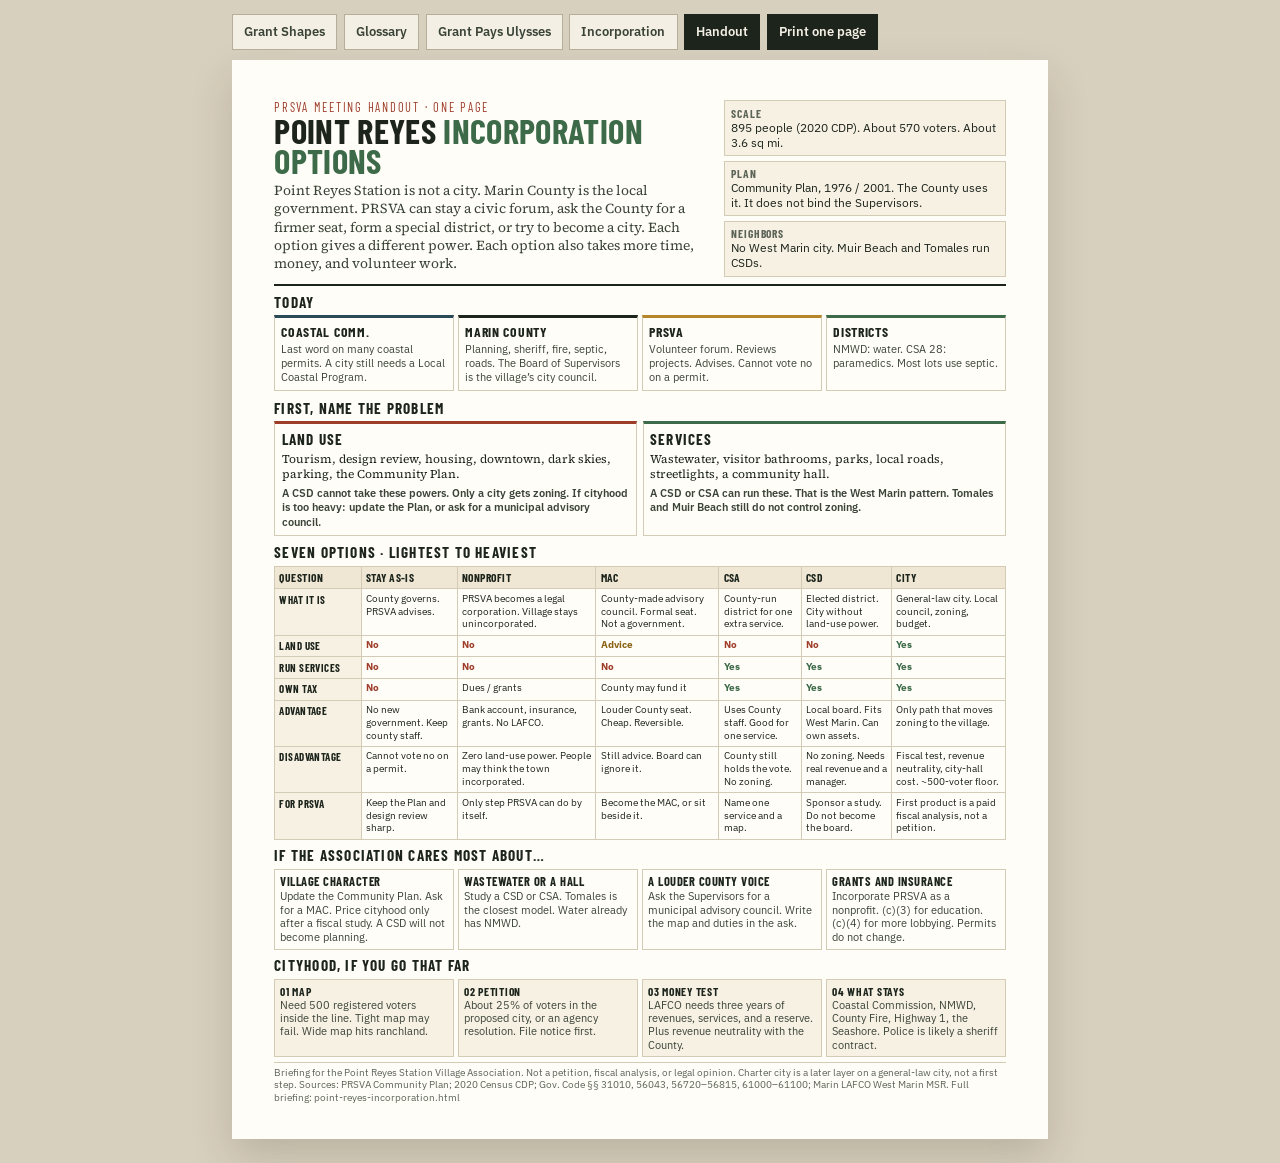
<file: point-reyes-incorporation-handout.html>
<!DOCTYPE html>
<html lang="en">
<head>
  <meta charset="UTF-8">
  <meta name="viewport" content="width=device-width, initial-scale=1">
  <meta name="color-scheme" content="light">
  <title>Point Reyes Incorporation Options · One-page handout</title>
  <meta name="description" content="One-page handout of Point Reyes Station incorporation options for the Village Association.">
  <link rel="preconnect" href="https://fonts.googleapis.com">
  <link rel="preconnect" href="https://fonts.gstatic.com" crossorigin>
  <link href="https://fonts.googleapis.com/css2?family=Barlow+Condensed:wght@600;700&amp;family=Source+Serif+4:opsz,wght@8..60,400;8..60,600&amp;family=IBM+Plex+Sans:wght@400;500;600&amp;display=swap" rel="stylesheet">
  <style>
    :root {
      --ink: #1c241c;
      --soft: #3a4338;
      --fog: #5c6458;
      --rule: #d4cbb6;
      --paper: #f4efe4;
      --gold: #b8862a;
      --marsh: #3d6b4a;
      --barn: #9e3d2a;
      --bay: #2a4a56;
      --font-display: "Barlow Condensed", "Arial Narrow", sans-serif;
      --font-serif: "Source Serif 4", Georgia, serif;
      --font-sans: "IBM Plex Sans", sans-serif;
    }

    *, *::before, *::after { box-sizing: border-box; }

    @page {
      size: letter portrait;
      margin: 0.38in;
    }

    html, body { margin: 0; }
    body {
      color: var(--ink);
      font-family: var(--font-sans);
      background: #d8d0be;
    }

    a { color: var(--marsh); }

    .screen-bar {
      width: min(8.5in, calc(100% - 1.5rem));
      margin: 0.85rem auto 0.65rem;
      display: flex;
      flex-wrap: wrap;
      gap: 0.4rem;
      align-items: center;
    }
    .screen-bar a, .screen-bar button {
      display: inline-flex;
      align-items: center;
      min-height: 36px;
      padding: 0.35rem 0.7rem;
      border: 1px solid #b7ae99;
      background: #f4efe4;
      color: var(--soft);
      text-decoration: none;
      font-size: 0.8rem;
      font-weight: 600;
      cursor: pointer;
      font-family: inherit;
    }
    .screen-bar a[aria-current="page"],
    .screen-bar button.primary {
      background: var(--ink);
      border-color: var(--ink);
      color: #f4efe4;
    }

    .sheet {
      width: 8.5in;
      min-height: 11in;
      margin: 0 auto 1.5rem;
      padding: 0.42in 0.44in 0.36in;
      background: #fffdf7;
      color: var(--ink);
      box-shadow: 0 18px 40px rgba(40, 32, 16, 0.16);
    }

    header {
      display: grid;
      grid-template-columns: 1.4fr 0.9fr;
      gap: 0.7rem;
      padding-bottom: 0.45rem;
      border-bottom: 2px solid var(--ink);
      margin-bottom: 0.42rem;
    }

    .kicker {
      font-family: var(--font-display);
      font-size: 0.78rem;
      letter-spacing: 0.14em;
      text-transform: uppercase;
      color: var(--barn);
      margin: 0 0 0.12rem;
    }

    h1 {
      margin: 0;
      font-family: var(--font-display);
      font-size: 2.15rem;
      line-height: 0.88;
      letter-spacing: 0.01em;
      text-transform: uppercase;
    }
    h1 span { color: var(--marsh); }

    .lede {
      margin: 0.35rem 0 0;
      font-family: var(--font-serif);
      font-size: 0.86rem;
      line-height: 1.32;
      color: var(--soft);
    }

    .facts {
      display: grid;
      gap: 0.28rem;
      align-content: start;
      font-size: 0.72rem;
      line-height: 1.3;
    }
    .facts div {
      border: 1px solid var(--rule);
      padding: 0.28rem 0.38rem;
      background: #f7f1e3;
    }
    .facts b {
      display: block;
      font-family: var(--font-display);
      font-size: 0.72rem;
      letter-spacing: 0.08em;
      text-transform: uppercase;
      color: var(--fog);
    }

    h2 {
      margin: 0 0 0.28rem;
      font-family: var(--font-display);
      font-size: 0.95rem;
      letter-spacing: 0.08em;
      text-transform: uppercase;
    }

    .stack {
      display: grid;
      grid-template-columns: repeat(4, 1fr);
      gap: 0.28rem;
      margin-bottom: 0.48rem;
    }
    .box {
      border: 1px solid var(--rule);
      padding: 0.32rem 0.38rem 0.36rem;
      min-height: 3.15rem;
    }
    .box b {
      display: block;
      font-family: var(--font-display);
      font-size: 0.86rem;
      letter-spacing: 0.05em;
      text-transform: uppercase;
      margin-bottom: 0.08rem;
    }
    .box p {
      margin: 0;
      font-size: 0.7rem;
      line-height: 1.28;
      color: var(--soft);
    }
    .box.coast { border-top: 3px solid var(--bay); }
    .box.county { border-top: 3px solid var(--ink); }
    .box.advise { border-top: 3px solid var(--gold); }
    .box.district { border-top: 3px solid var(--marsh); }

    .fork {
      display: grid;
      grid-template-columns: 1fr 1fr;
      gap: 0.32rem;
      margin-bottom: 0.48rem;
    }
    .fork article {
      border: 1px solid var(--rule);
      padding: 0.32rem 0.4rem 0.38rem;
    }
    .fork .land { border-top: 3px solid var(--barn); }
    .fork .service { border-top: 3px solid var(--marsh); }
    .fork p {
      margin: 0;
      font-family: var(--font-serif);
      font-size: 0.74rem;
      line-height: 1.3;
    }
    .fork .then {
      margin-top: 0.22rem;
      font-family: var(--font-sans);
      font-size: 0.68rem;
      font-weight: 600;
      color: var(--soft);
    }

    table {
      width: 100%;
      border-collapse: collapse;
      font-size: 0.64rem;
      line-height: 1.25;
      margin-bottom: 0.42rem;
    }
    th, td {
      border: 1px solid var(--rule);
      padding: 0.22rem 0.26rem;
      vertical-align: top;
      text-align: left;
    }
    thead th {
      font-family: var(--font-display);
      font-size: 0.72rem;
      letter-spacing: 0.04em;
      text-transform: uppercase;
      background: #efe7d4;
    }
    tbody th {
      width: 5.4rem;
      background: #f7f1e3;
      font-family: var(--font-display);
      font-size: 0.68rem;
      letter-spacing: 0.04em;
      text-transform: uppercase;
    }
    .yes { color: var(--marsh); font-weight: 700; }
    .no { color: var(--barn); font-weight: 700; }
    .mid { color: #8a6414; font-weight: 700; }

    .filters {
      display: grid;
      grid-template-columns: 1fr 1fr 1fr 1fr;
      gap: 0.28rem;
      margin-bottom: 0.4rem;
    }
    .filters article {
      border: 1px solid var(--rule);
      padding: 0.28rem 0.32rem;
    }
    .filters h3 {
      margin: 0 0 0.12rem;
      font-family: var(--font-display);
      font-size: 0.78rem;
      letter-spacing: 0.04em;
      text-transform: uppercase;
    }
    .filters p {
      margin: 0;
      font-size: 0.66rem;
      line-height: 1.28;
      color: var(--soft);
    }

    .cityhood {
      display: grid;
      grid-template-columns: repeat(4, 1fr);
      gap: 0.28rem;
      margin-bottom: 0.32rem;
    }
    .cityhood div {
      border: 1px solid var(--rule);
      padding: 0.26rem 0.32rem;
      background: #f7f1e3;
    }
    .cityhood b {
      display: block;
      font-family: var(--font-display);
      font-size: 0.72rem;
      letter-spacing: 0.06em;
      text-transform: uppercase;
    }
    .cityhood p {
      margin: 0.08rem 0 0;
      font-size: 0.66rem;
      line-height: 1.25;
      color: var(--soft);
    }

    footer {
      border-top: 1px solid var(--rule);
      padding-top: 0.22rem;
      font-size: 0.6rem;
      line-height: 1.3;
      color: var(--fog);
    }

    @media screen and (max-width: 900px) {
      body { background: #fffdf7; }
      .sheet {
        width: 100%;
        min-height: 0;
        margin: 0;
        padding: 0.9rem 0.85rem 1.2rem;
        box-shadow: none;
      }
      .screen-bar { width: calc(100% - 1.2rem); }
      header, .stack, .fork, .filters, .cityhood { grid-template-columns: 1fr 1fr; }
      .table-wrap { overflow-x: auto; }
      table { min-width: 720px; }
    }

    @media print {
      body { background: #fff; }
      .screen-bar { display: none !important; }
      .sheet {
        width: auto;
        min-height: 0;
        margin: 0;
        padding: 0;
        box-shadow: none;
      }
    }
  </style>
</head>
<body>
  <div class="screen-bar">
    <a href="grant-basic-shape.html">Grant Shapes</a>
    <a href="caltrans-grant-glossary.html">Glossary</a>
    <a href="ulysses-grant-pays.html">Grant Pays Ulysses</a>
    <a href="point-reyes-incorporation.html">Incorporation</a>
    <a href="point-reyes-incorporation-handout.html" aria-current="page">Handout</a>
    <button type="button" class="primary" id="printBtn">Print one page</button>
  </div>

  <main class="sheet">
    <header>
      <div>
        <p class="kicker">PRSVA meeting handout · one page</p>
        <h1>Point Reyes <span>Incorporation Options</span></h1>
        <p class="lede">Point Reyes Station is not a city. Marin County is the local government. PRSVA can stay a civic forum, ask the County for a firmer seat, form a special district, or try to become a city. Each option gives a different power. Each option also takes more time, money, and volunteer work.</p>
      </div>
      <div class="facts">
        <div><b>Scale</b> 895 people (2020 CDP). About 570 voters. About 3.6 sq mi.</div>
        <div><b>Plan</b> Community Plan, 1976 / 2001. The County uses it. It does not bind the Supervisors.</div>
        <div><b>Neighbors</b> No West Marin city. Muir Beach and Tomales run CSDs.</div>
      </div>
    </header>

    <h2>Today</h2>
    <div class="stack">
      <div class="box coast"><b>Coastal Comm.</b><p>Last word on many coastal permits. A city still needs a Local Coastal Program.</p></div>
      <div class="box county"><b>Marin County</b><p>Planning, sheriff, fire, septic, roads. The Board of Supervisors is the village’s city council.</p></div>
      <div class="box advise"><b>PRSVA</b><p>Volunteer forum. Reviews projects. Advises. Cannot vote no on a permit.</p></div>
      <div class="box district"><b>Districts</b><p>NMWD: water. CSA 28: paramedics. Most lots use septic.</p></div>
    </div>

    <h2>First, name the problem</h2>
    <div class="fork">
      <article class="land">
        <h2>Land use</h2>
        <p>Tourism, design review, housing, downtown, dark skies, parking, the Community Plan.</p>
        <p class="then">A CSD cannot take these powers. Only a city gets zoning. If cityhood is too heavy: update the Plan, or ask for a municipal advisory council.</p>
      </article>
      <article class="service">
        <h2>Services</h2>
        <p>Wastewater, visitor bathrooms, parks, local roads, streetlights, a community hall.</p>
        <p class="then">A CSD or CSA can run these. That is the West Marin pattern. Tomales and Muir Beach still do not control zoning.</p>
      </article>
    </div>

    <h2>Seven options · lightest to heaviest</h2>
    <div class="table-wrap">
      <table>
        <thead>
          <tr>
            <th scope="col">Question</th>
            <th scope="col">Stay as-is</th>
            <th scope="col">Nonprofit</th>
            <th scope="col">MAC</th>
            <th scope="col">CSA</th>
            <th scope="col">CSD</th>
            <th scope="col">City</th>
          </tr>
        </thead>
        <tbody>
          <tr>
            <th scope="row">What it is</th>
            <td>County governs. PRSVA advises.</td>
            <td>PRSVA becomes a legal corporation. Village stays unincorporated.</td>
            <td>County-made advisory council. Formal seat. Not a government.</td>
            <td>County-run district for one extra service.</td>
            <td>Elected district. City without land-use power.</td>
            <td>General-law city. Local council, zoning, budget.</td>
          </tr>
          <tr>
            <th scope="row">Land use</th>
            <td class="no">No</td>
            <td class="no">No</td>
            <td class="mid">Advice</td>
            <td class="no">No</td>
            <td class="no">No</td>
            <td class="yes">Yes</td>
          </tr>
          <tr>
            <th scope="row">Run services</th>
            <td class="no">No</td>
            <td class="no">No</td>
            <td class="no">No</td>
            <td class="yes">Yes</td>
            <td class="yes">Yes</td>
            <td class="yes">Yes</td>
          </tr>
          <tr>
            <th scope="row">Own tax</th>
            <td class="no">No</td>
            <td>Dues / grants</td>
            <td>County may fund it</td>
            <td class="yes">Yes</td>
            <td class="yes">Yes</td>
            <td class="yes">Yes</td>
          </tr>
          <tr>
            <th scope="row">Advantage</th>
            <td>No new government. Keep county staff.</td>
            <td>Bank account, insurance, grants. No LAFCO.</td>
            <td>Louder County seat. Cheap. Reversible.</td>
            <td>Uses County staff. Good for one service.</td>
            <td>Local board. Fits West Marin. Can own assets.</td>
            <td>Only path that moves zoning to the village.</td>
          </tr>
          <tr>
            <th scope="row">Disadvantage</th>
            <td>Cannot vote no on a permit.</td>
            <td>Zero land-use power. People may think the town incorporated.</td>
            <td>Still advice. Board can ignore it.</td>
            <td>County still holds the vote. No zoning.</td>
            <td>No zoning. Needs real revenue and a manager.</td>
            <td>Fiscal test, revenue neutrality, city-hall cost. ~500-voter floor.</td>
          </tr>
          <tr>
            <th scope="row">For PRSVA</th>
            <td>Keep the Plan and design review sharp.</td>
            <td>Only step PRSVA can do by itself.</td>
            <td>Become the MAC, or sit beside it.</td>
            <td>Name one service and a map.</td>
            <td>Sponsor a study. Do not become the board.</td>
            <td>First product is a paid fiscal analysis, not a petition.</td>
          </tr>
        </tbody>
      </table>
    </div>

    <h2>If the Association cares most about&hellip;</h2>
    <div class="filters">
      <article>
        <h3>Village character</h3>
        <p>Update the Community Plan. Ask for a MAC. Price cityhood only after a fiscal study. A CSD will not become planning.</p>
      </article>
      <article>
        <h3>Wastewater or a hall</h3>
        <p>Study a CSD or CSA. Tomales is the closest model. Water already has NMWD.</p>
      </article>
      <article>
        <h3>A louder County voice</h3>
        <p>Ask the Supervisors for a municipal advisory council. Write the map and duties in the ask.</p>
      </article>
      <article>
        <h3>Grants and insurance</h3>
        <p>Incorporate PRSVA as a nonprofit. (c)(3) for education. (c)(4) for more lobbying. Permits do not change.</p>
      </article>
    </div>

    <h2>Cityhood, if you go that far</h2>
    <div class="cityhood">
      <div><b>01 Map</b><p>Need 500 registered voters inside the line. Tight map may fail. Wide map hits ranchland.</p></div>
      <div><b>02 Petition</b><p>About 25% of voters in the proposed city, or an agency resolution. File notice first.</p></div>
      <div><b>03 Money test</b><p>LAFCO needs three years of revenues, services, and a reserve. Plus revenue neutrality with the County.</p></div>
      <div><b>04 What stays</b><p>Coastal Commission, NMWD, County Fire, Highway 1, the Seashore. Police is likely a sheriff contract.</p></div>
    </div>

    <footer>
      Briefing for the Point Reyes Station Village Association. Not a petition, fiscal analysis, or legal opinion.
      Charter city is a later layer on a general-law city, not a first step.
      Sources: PRSVA Community Plan; 2020 Census CDP; Gov. Code §§ 31010, 56043, 56720–56815, 61000–61100; Marin LAFCO West Marin MSR.
      Full briefing: point-reyes-incorporation.html
    </footer>
  </main>

  <script>
    document.getElementById("printBtn").addEventListener("click", function () {
      window.print();
    });
  </script>
</body>
</html>
</file>
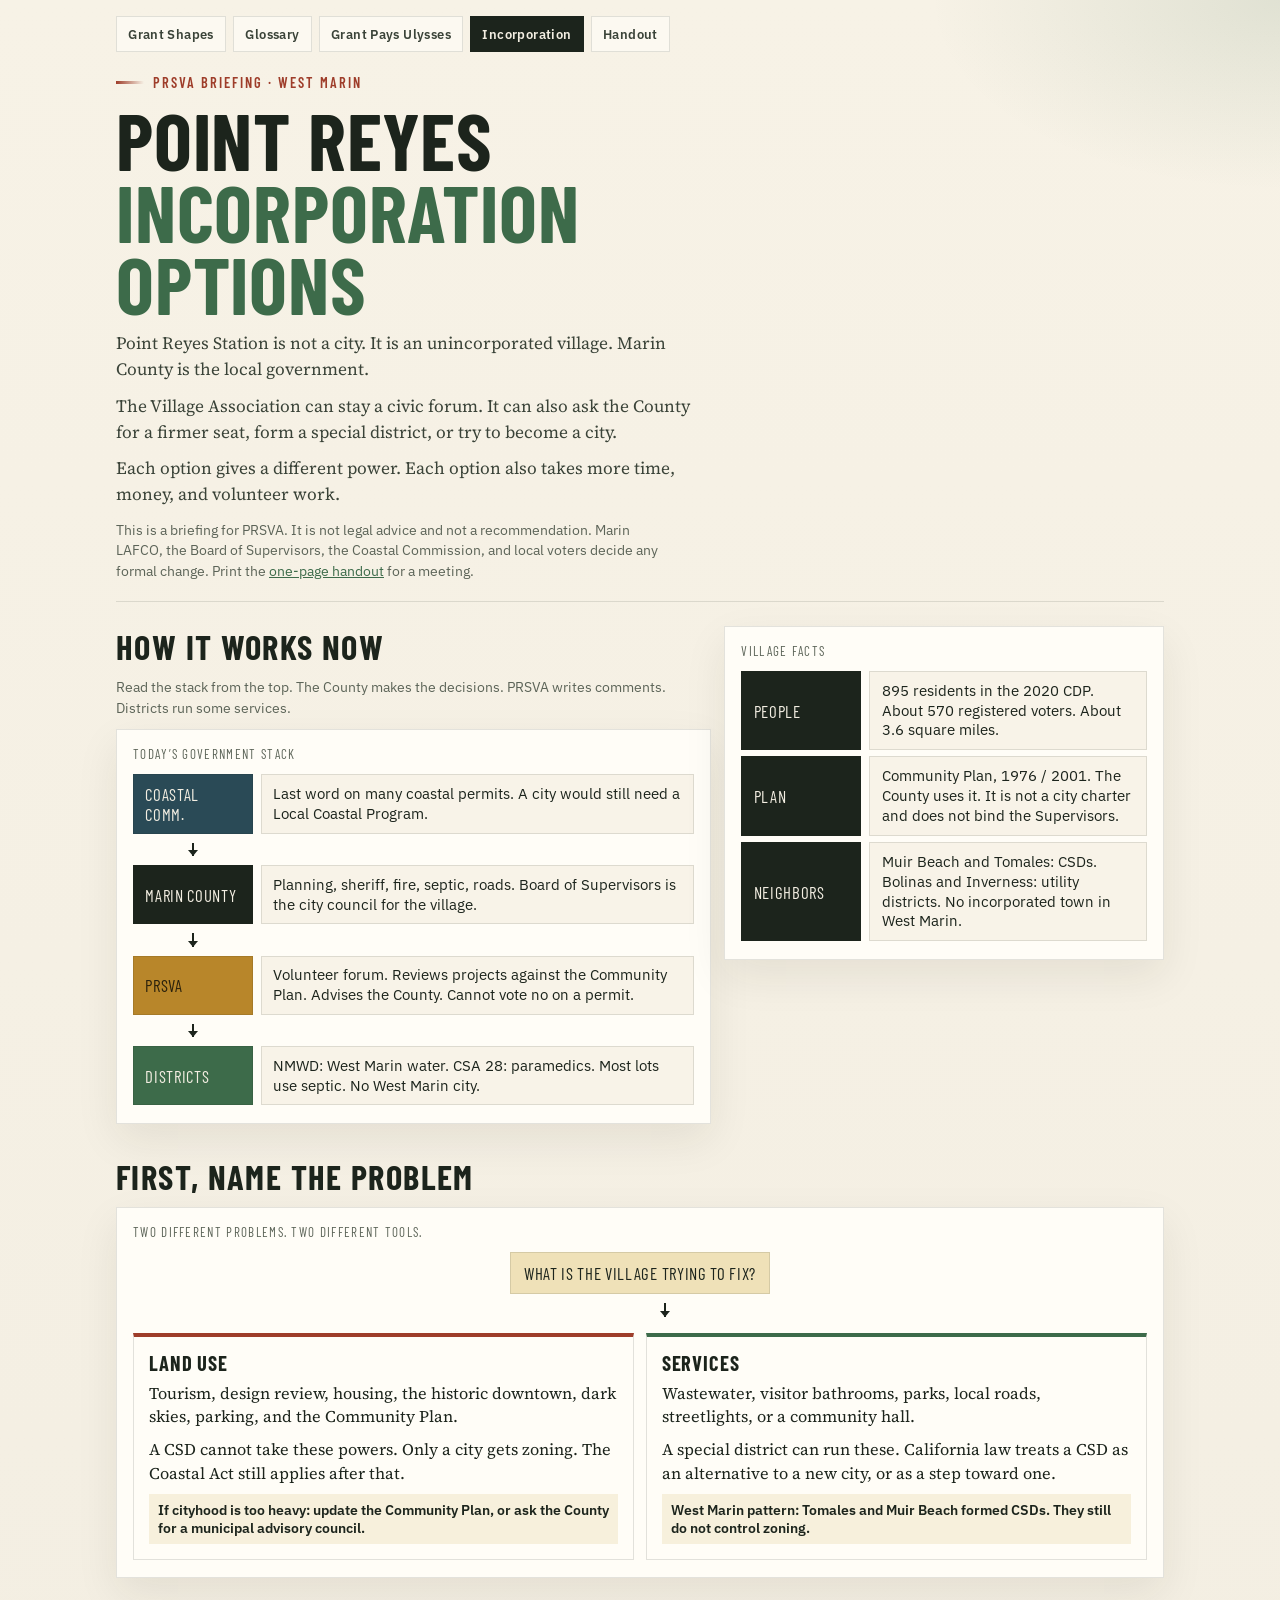
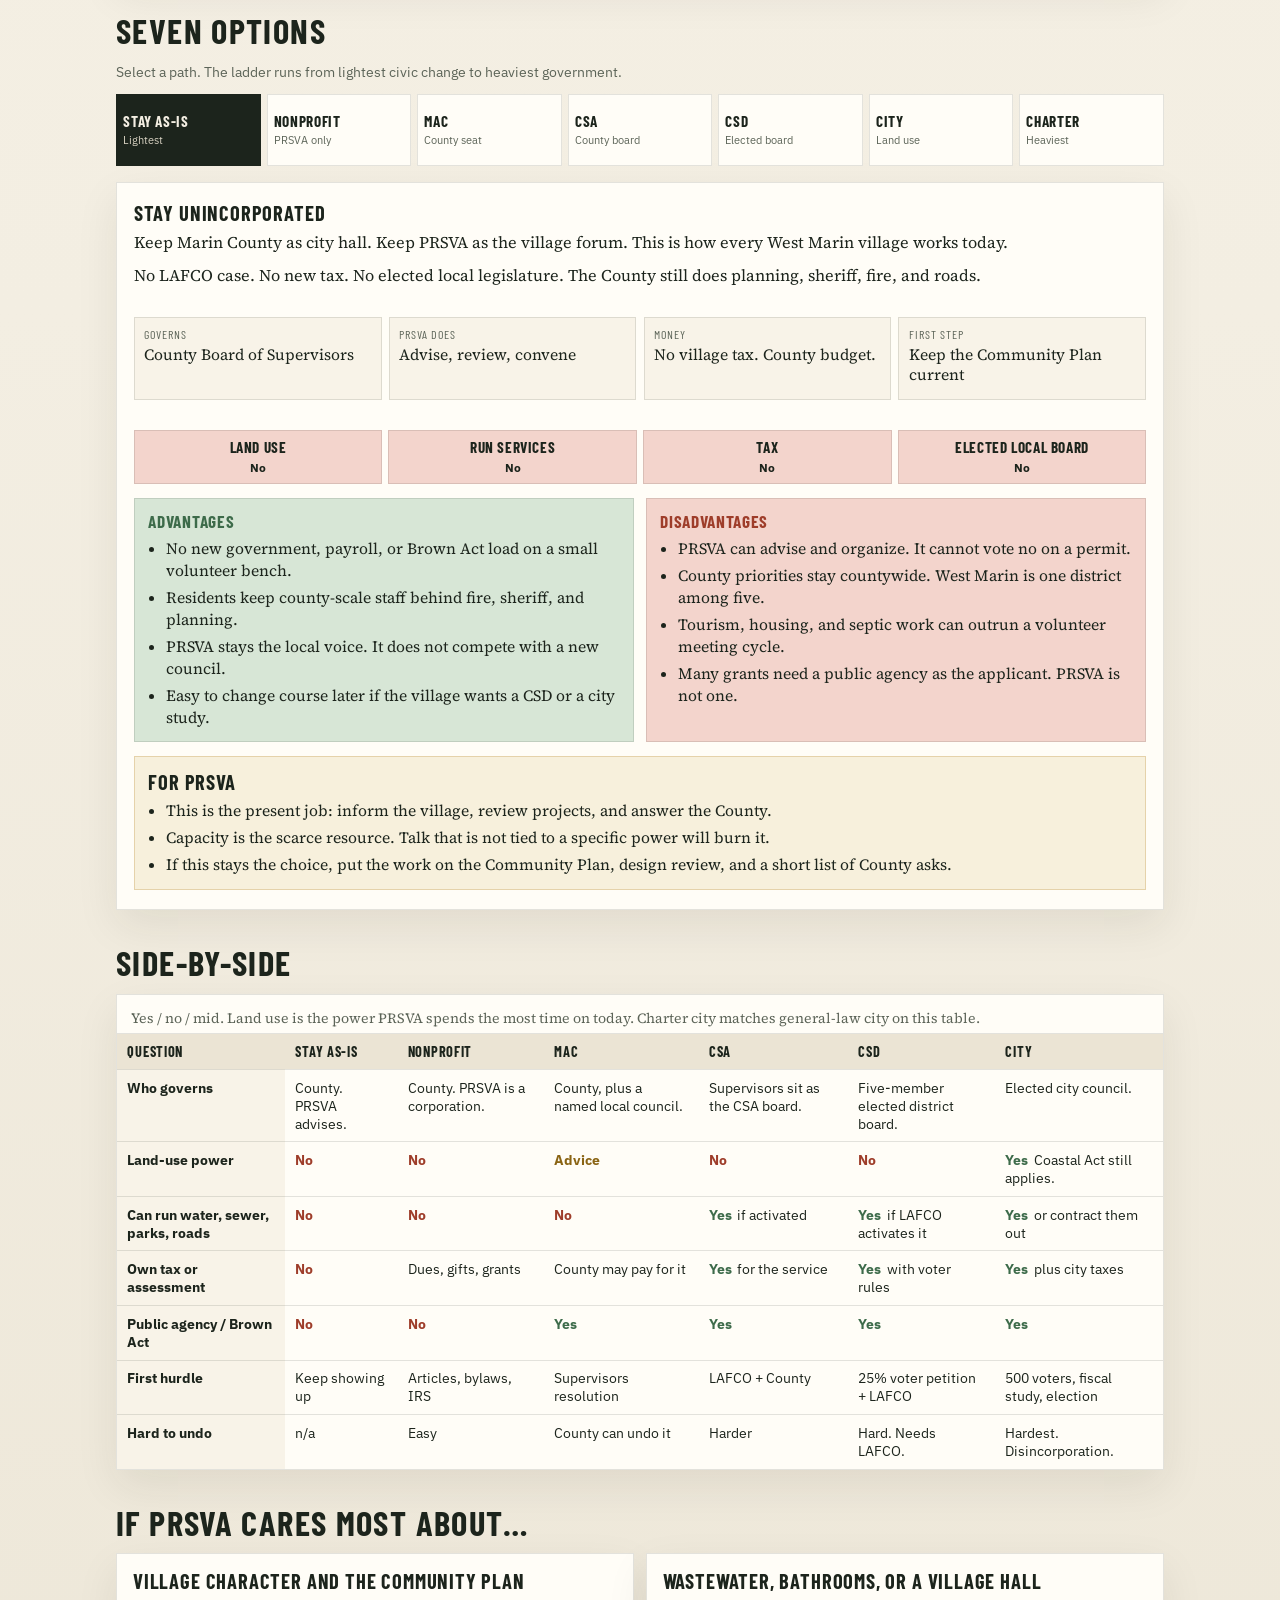
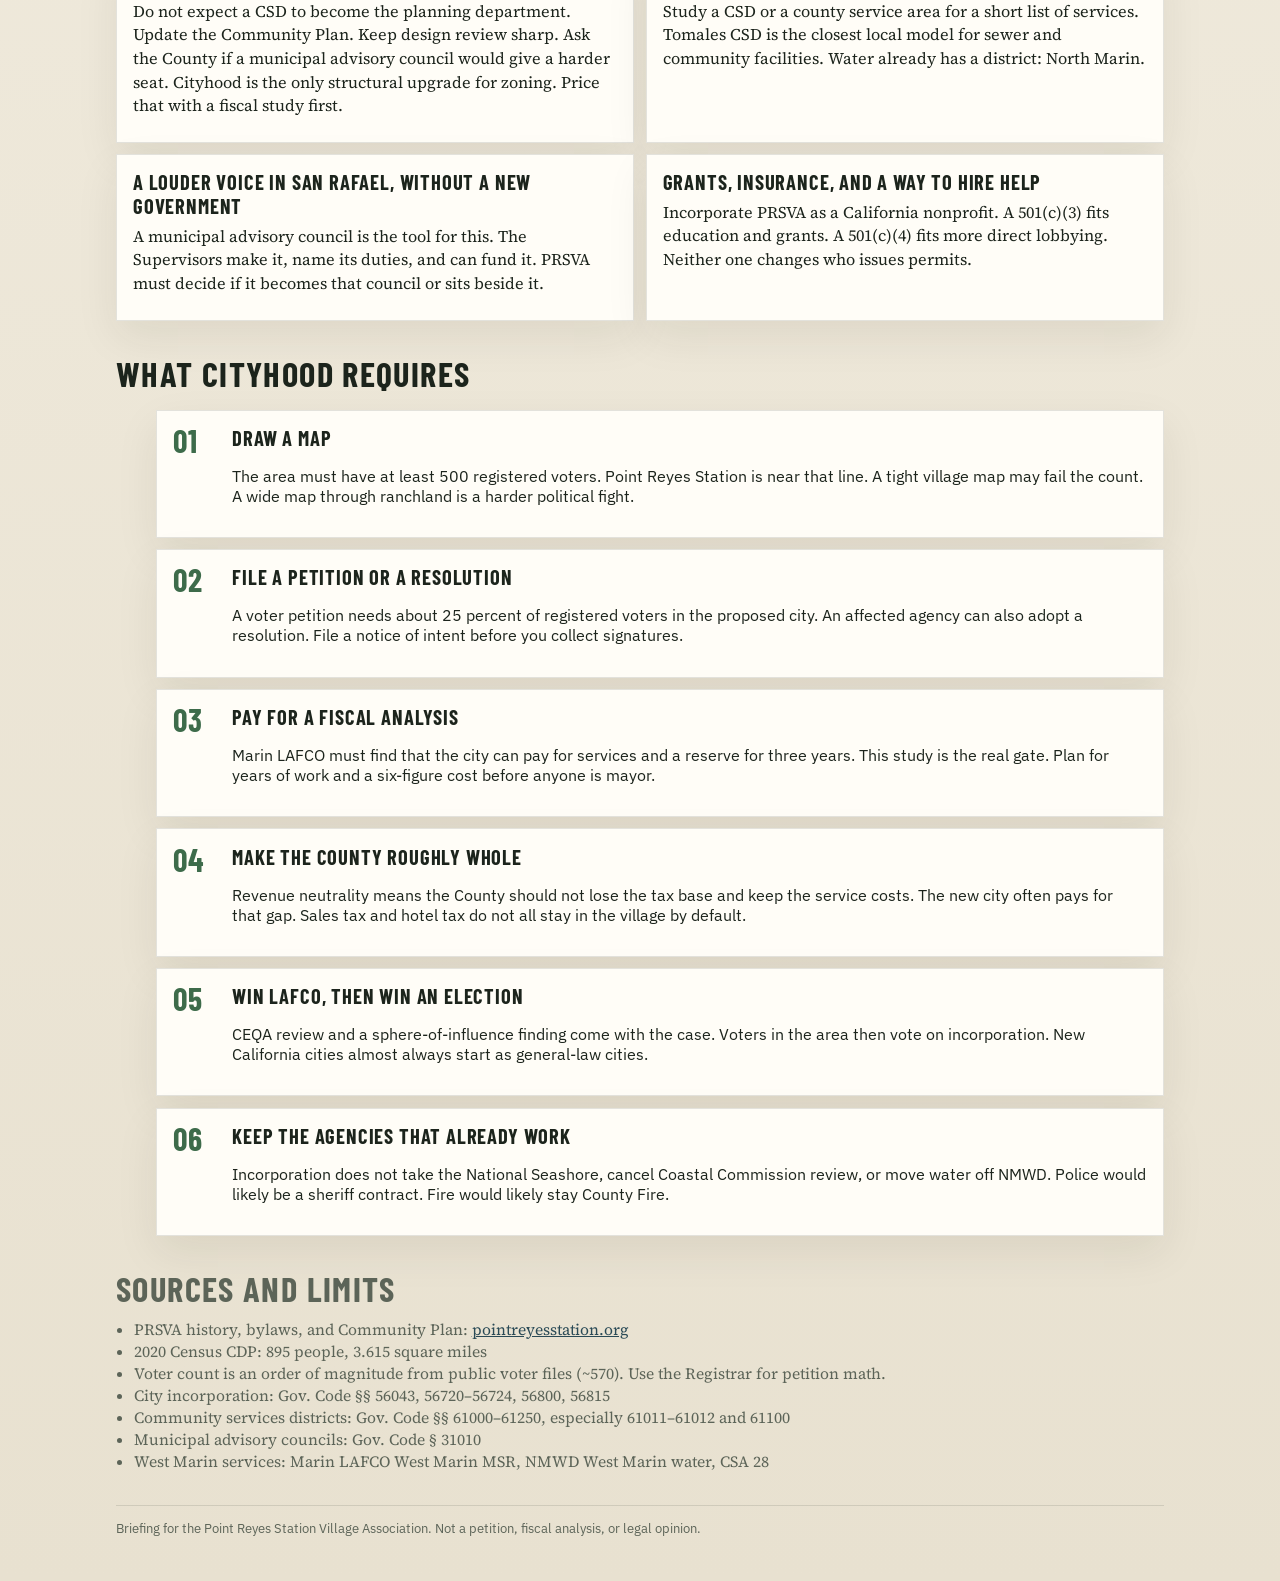
<file: point-reyes-incorporation.html>
<!DOCTYPE html>
<html lang="en">
<head>
  <meta charset="UTF-8">
  <meta name="viewport" content="width=device-width, initial-scale=1, viewport-fit=cover">
  <meta name="color-scheme" content="light">
  <meta name="theme-color" content="#f3eee2">
  <meta name="format-detection" content="telephone=no">
  <title>Point Reyes Incorporation Options · PRSVA Briefing</title>
  <meta name="description" content="Diagram briefing of Point Reyes Station governance options, with advantages and disadvantages for the Village Association.">
  <link rel="preconnect" href="https://fonts.googleapis.com">
  <link rel="preconnect" href="https://fonts.gstatic.com" crossorigin>
  <link href="https://fonts.googleapis.com/css2?family=Barlow+Condensed:wght@500;600;700&amp;family=Source+Serif+4:opsz,wght@8..60,400;8..60,500;8..60,600&amp;family=IBM+Plex+Sans:wght@400;500;600&amp;display=swap" rel="stylesheet">
  <style>
    :root {
      --paper: #f3eee2;
      --paper-2: #ebe4d4;
      --ink: #1c241c;
      --ink-soft: #3a4338;
      --fog: #5c6458;
      --rule: rgba(28, 36, 28, 0.12);
      --gold: #b8862a;
      --gold-soft: #efe1b8;
      --marsh: #3d6b4a;
      --marsh-soft: #d7e6d6;
      --barn: #9e3d2a;
      --barn-soft: #f3d4cc;
      --bay: #2a4a56;
      --bay-soft: #d5e3e8;
      --panel: #fffdf7;
      --shadow: 0 16px 40px rgba(40, 32, 16, 0.08);
      --font-display: "Barlow Condensed", "Arial Narrow", sans-serif;
      --font-serif: "Source Serif 4", Georgia, "Times New Roman", serif;
      --font-sans: "IBM Plex Sans", -apple-system, BlinkMacSystemFont, "Segoe UI", sans-serif;
      --safe-top: env(safe-area-inset-top, 0px);
      --safe-right: env(safe-area-inset-right, 0px);
      --safe-bottom: env(safe-area-inset-bottom, 0px);
      --safe-left: env(safe-area-inset-left, 0px);
      --tap: 44px;
    }

    *, *::before, *::after { box-sizing: border-box; }
    html { -webkit-text-size-adjust: 100%; text-size-adjust: 100%; scroll-behavior: smooth; }

    body {
      margin: 0;
      min-height: 100vh;
      min-height: 100dvh;
      color: var(--ink);
      font-family: var(--font-sans);
      background:
        radial-gradient(900px 420px at 8% -8%, rgba(184, 134, 42, 0.14), transparent 55%),
        radial-gradient(700px 380px at 100% 0%, rgba(61, 107, 74, 0.12), transparent 50%),
        linear-gradient(180deg, #f7f2e6 0%, var(--paper) 40%, #e8e1d0 100%);
      overflow-x: hidden;
    }

    a { color: var(--marsh); }
    button { -webkit-appearance: none; appearance: none; font: inherit; color: inherit; }

    .wrap {
      width: min(1080px, 100%);
      margin: 0 auto;
      padding:
        calc(1rem + var(--safe-top))
        calc(1rem + var(--safe-right))
        calc(2.75rem + var(--safe-bottom))
        calc(1rem + var(--safe-left));
    }

    .topnav { display: flex; flex-wrap: wrap; gap: 0.45rem; margin-bottom: 1.4rem; }
    .topnav a {
      display: inline-flex;
      align-items: center;
      min-height: 36px;
      padding: 0.4rem 0.7rem;
      border: 1px solid var(--rule);
      color: var(--ink-soft);
      text-decoration: none;
      font-size: 0.8rem;
      font-weight: 600;
      letter-spacing: 0.03em;
      background: rgba(255, 253, 247, 0.7);
    }
    .topnav a[aria-current="page"] {
      background: var(--ink);
      border-color: var(--ink);
      color: var(--paper);
    }

    header.hero {
      display: grid;
      gap: 0.75rem;
      margin-bottom: 1.5rem;
      padding-bottom: 1.25rem;
      border-bottom: 1px solid var(--rule);
    }

    .kicker {
      display: inline-flex;
      align-items: center;
      gap: 0.55rem;
      color: var(--barn);
      font-family: var(--font-display);
      font-size: 0.9rem;
      font-weight: 600;
      letter-spacing: 0.14em;
      text-transform: uppercase;
    }
    .kicker::before {
      content: "";
      width: 1.75rem;
      height: 3px;
      background: linear-gradient(90deg, var(--barn), transparent);
    }

    h1 {
      margin: 0;
      font-family: var(--font-display);
      font-weight: 700;
      font-size: clamp(2.5rem, 10vw, 5rem);
      line-height: 0.9;
      letter-spacing: 0.01em;
      text-transform: uppercase;
      max-width: 16ch;
    }
    h1 span { color: var(--marsh); }

    .lede, .prose {
      margin: 0;
      max-width: 64ch;
      font-family: var(--font-serif);
      font-size: 1.08rem;
      line-height: 1.5;
      color: var(--ink-soft);
    }
    .lede p, .prose p { margin: 0 0 0.65rem; }
    .lede p:last-child, .prose p:last-child { margin-bottom: 0; }

    .note { margin: 0; color: var(--fog); font-size: 0.88rem; line-height: 1.45; max-width: 70ch; }

    h2 {
      margin: 0 0 0.65rem;
      font-family: var(--font-display);
      font-size: clamp(1.55rem, 4vw, 2.15rem);
      font-weight: 700;
      letter-spacing: 0.04em;
      text-transform: uppercase;
    }
    h3 {
      margin: 0 0 0.4rem;
      font-family: var(--font-display);
      font-size: 1.28rem;
      letter-spacing: 0.04em;
      text-transform: uppercase;
    }

    section { margin: 0 0 2rem; }

    .diagram {
      background: var(--panel);
      border: 1px solid var(--rule);
      box-shadow: var(--shadow);
      padding: 1rem 1rem 1.1rem;
    }
    .diagram-label {
      font-family: var(--font-display);
      font-size: 0.82rem;
      letter-spacing: 0.1em;
      text-transform: uppercase;
      color: var(--fog);
      margin-bottom: 0.75rem;
    }

    .stack {
      display: grid;
      gap: 0.4rem;
    }
    .stack-row {
      display: grid;
      grid-template-columns: 7.5rem 1fr;
      gap: 0.5rem;
      align-items: stretch;
    }
    .stack-who, .stack-does {
      border: 1px solid var(--rule);
      padding: 0.55rem 0.7rem;
      min-height: 3rem;
    }
    .stack-who {
      background: var(--ink);
      color: var(--paper);
      font-family: var(--font-display);
      font-size: 1.05rem;
      letter-spacing: 0.04em;
      text-transform: uppercase;
      display: flex;
      align-items: center;
    }
    .stack-does {
      background: #f8f3e8;
      font-size: 0.92rem;
      line-height: 1.35;
    }
    .stack-row.advise .stack-who { background: var(--gold); color: #2a210c; }
    .stack-row.district .stack-who { background: var(--marsh); }
    .stack-row.coast .stack-who { background: var(--bay); }

    .arrow-down {
      width: 1.25rem;
      height: 0.85rem;
      margin: 0.15rem 0 0.15rem 3.1rem;
      background:
        linear-gradient(var(--ink), var(--ink)) 50% 0 / 2px 100% no-repeat;
      position: relative;
    }
    .arrow-down::after {
      content: "";
      position: absolute;
      left: 50%;
      bottom: 0;
      width: 0;
      height: 0;
      border-left: 5px solid transparent;
      border-right: 5px solid transparent;
      border-top: 6px solid var(--ink);
      transform: translateX(-50%);
    }

    .fork {
      display: grid;
      gap: 0.7rem;
    }
    .fork-flow {
      display: grid;
      justify-items: center;
      gap: 0.45rem;
      margin-bottom: 0.85rem;
    }
    .node {
      min-height: 2.6rem;
      padding: 0.45rem 0.8rem;
      border: 1px solid var(--rule);
      background: var(--gold-soft);
      font-family: var(--font-display);
      font-size: 1.05rem;
      letter-spacing: 0.04em;
      text-transform: uppercase;
      text-align: center;
      display: flex;
      align-items: center;
      justify-content: center;
    }
    .branch {
      display: grid;
      grid-template-columns: 1fr 1fr;
      gap: 0.7rem;
      width: 100%;
    }
    .branch-card {
      border: 1px solid var(--rule);
      padding: 0.9rem 0.95rem;
      background: var(--panel);
    }
    .branch-card.land { border-top: 4px solid var(--barn); }
    .branch-card.service { border-top: 4px solid var(--marsh); }
    .branch-card p, .filter p, .process p, .option-copy p {
      margin: 0 0 0.55rem;
      font-family: var(--font-serif);
      font-size: 1.02rem;
      line-height: 1.45;
    }
    .branch-card p:last-child, .option-copy p:last-child { margin-bottom: 0; }
    .then {
      margin-top: 0.55rem;
      padding: 0.45rem 0.55rem;
      background: #f7f0dc;
      font-size: 0.88rem;
      font-weight: 600;
    }

    .option-nav {
      display: flex;
      flex-wrap: wrap;
      gap: 0.4rem;
      margin: 0 0 0.85rem;
    }
    .option-nav button {
      min-height: var(--tap);
      padding: 0.4rem 0.7rem;
      border: 1px solid var(--rule);
      background: var(--panel);
      cursor: pointer;
      font-size: 0.84rem;
      font-weight: 600;
    }
    .option-nav button[aria-pressed="true"] {
      background: var(--ink);
      border-color: var(--ink);
      color: var(--paper);
    }

    .ladder {
      display: grid;
      grid-template-columns: repeat(7, minmax(0, 1fr));
      gap: 0.35rem;
      margin: 0 0 1rem;
    }
    .rung {
      min-height: 4.5rem;
      padding: 0.45rem 0.4rem;
      border: 1px solid var(--rule);
      background: var(--panel);
      text-align: left;
      cursor: pointer;
    }
    .rung strong {
      display: block;
      font-family: var(--font-display);
      font-size: 0.95rem;
      letter-spacing: 0.04em;
      text-transform: uppercase;
      line-height: 1.1;
    }
    .rung span { display: block; margin-top: 0.2rem; font-size: 0.7rem; color: var(--fog); }
    .rung[aria-pressed="true"] { background: var(--ink); border-color: var(--ink); color: var(--paper); }
    .rung[aria-pressed="true"] span { color: #d8d2c2; }

    .detail {
      background: var(--panel);
      border: 1px solid var(--rule);
      box-shadow: var(--shadow);
      padding: 1.1rem 1.05rem 1.2rem;
      display: grid;
      gap: 0.85rem;
    }

    .machine {
      display: grid;
      grid-template-columns: repeat(4, minmax(0, 1fr));
      gap: 0.45rem;
    }
    .cell {
      border: 1px solid var(--rule);
      padding: 0.55rem 0.6rem;
      background: #f8f3e8;
      min-height: 5.2rem;
    }
    .cell dt {
      font-family: var(--font-display);
      font-size: 0.75rem;
      letter-spacing: 0.08em;
      text-transform: uppercase;
      color: var(--fog);
      margin-bottom: 0.25rem;
    }
    .cell dd {
      margin: 0;
      font-family: var(--font-serif);
      font-size: 0.98rem;
      line-height: 1.3;
    }

    .powers {
      display: grid;
      grid-template-columns: repeat(4, minmax(0, 1fr));
      gap: 0.4rem;
    }
    .power {
      border: 1px solid var(--rule);
      padding: 0.45rem 0.5rem;
      text-align: center;
      background: var(--paper-2);
    }
    .power b {
      display: block;
      font-family: var(--font-display);
      font-size: 0.95rem;
      letter-spacing: 0.04em;
      text-transform: uppercase;
    }
    .power span { font-size: 0.75rem; font-weight: 700; }
    .power.yes { background: var(--marsh-soft); }
    .power.no { background: var(--barn-soft); }
    .power.mid { background: var(--gold-soft); }

    .split { display: grid; gap: 0.7rem; }
    .col { padding: 0.8rem 0.85rem; border: 1px solid var(--rule); }
    .col.pro { background: var(--marsh-soft); }
    .col.con { background: var(--barn-soft); }
    .col h3 { font-size: 1.08rem; }
    .col.pro h3 { color: var(--marsh); }
    .col.con h3 { color: var(--barn); }
    .col ul, .prsva ul, .filter ul, .sources ul, .then-list {
      margin: 0;
      padding-left: 1.1rem;
      font-family: var(--font-serif);
      font-size: 0.98rem;
      line-height: 1.4;
    }
    .col li + li, .prsva li + li { margin-top: 0.32rem; }

    .prsva {
      padding: 0.8rem 0.85rem;
      background: #f7f0dc;
      border: 1px solid rgba(184, 134, 42, 0.28);
    }

    .table-wrap {
      overflow-x: auto;
      border: 1px solid var(--rule);
      background: var(--panel);
      box-shadow: var(--shadow);
    }
    table { width: 100%; border-collapse: collapse; min-width: 760px; font-size: 0.88rem; }
    caption {
      text-align: left;
      padding: 0.8rem 0.9rem 0.35rem;
      font-family: var(--font-serif);
      color: var(--fog);
    }
    th, td {
      padding: 0.55rem 0.65rem;
      border-top: 1px solid var(--rule);
      text-align: left;
      vertical-align: top;
    }
    thead th {
      font-family: var(--font-display);
      font-size: 0.9rem;
      letter-spacing: 0.05em;
      text-transform: uppercase;
      background: var(--paper-2);
    }
    tbody th { width: 10.5rem; background: #f8f3e8; }
    td .mark {
      display: inline-block;
      min-width: 1.6rem;
      font-weight: 700;
    }
    .mark-yes { color: var(--marsh); }
    .mark-no { color: var(--barn); }
    .mark-mid { color: #8a6414; }

    .filters, .steps { display: grid; gap: 0.7rem; }
    .filter, .step, .process {
      background: var(--panel);
      border: 1px solid var(--rule);
      padding: 0.95rem 1rem;
      box-shadow: var(--shadow);
    }
    .step {
      display: grid;
      grid-template-columns: 3rem 1fr;
      gap: 0.7rem;
      align-items: start;
    }
    .step-num {
      font-family: var(--font-display);
      font-size: 2rem;
      font-weight: 700;
      line-height: 0.9;
      color: var(--marsh);
    }

    .sources { color: var(--fog); font-size: 0.9rem; }
    .sources a { color: var(--bay); }

    footer.page-foot {
      margin-top: 1.4rem;
      padding-top: 0.9rem;
      border-top: 1px solid var(--rule);
      color: var(--fog);
      font-size: 0.82rem;
    }

    @media (min-width: 760px) {
      .fork { grid-template-columns: 1fr; }
      .split { grid-template-columns: 1fr 1fr; }
      .filters { grid-template-columns: 1fr 1fr; }
      .now { display: grid; grid-template-columns: 1.15fr 0.85fr; gap: 0.85rem; align-items: start; }
    }
    @media (max-width: 859px) {
      .ladder { display: none; }
      .machine, .powers { grid-template-columns: 1fr 1fr; }
      .stack-row { grid-template-columns: 1fr; }
      .arrow-down { margin-left: 0.6rem; }
    }
    @media (min-width: 860px) { .option-nav { display: none; } }
    @media (prefers-reduced-motion: reduce) { html { scroll-behavior: auto; } }
    @media print {
      body { background: #fff; }
      .topnav, .option-nav, .ladder { display: none !important; }
      .diagram, .detail, .filter, .step { box-shadow: none; }
    }
  </style>
</head>
<body>
  <div class="wrap">
    <nav class="topnav" aria-label="Civic briefing pages">
      <a href="grant-basic-shape.html">Grant Shapes</a>
      <a href="caltrans-grant-glossary.html">Glossary</a>
      <a href="ulysses-grant-pays.html">Grant Pays Ulysses</a>
      <a href="point-reyes-incorporation.html" aria-current="page">Incorporation</a>
      <a href="point-reyes-incorporation-handout.html">Handout</a>
    </nav>

    <header class="hero">
      <div class="kicker">PRSVA briefing · West Marin</div>
      <h1>Point Reyes <span>Incorporation Options</span></h1>
      <div class="lede">
        <p>Point Reyes Station is not a city. It is an unincorporated village. Marin County is the local government.</p>
        <p>The Village Association can stay a civic forum. It can also ask the County for a firmer seat, form a special district, or try to become a city.</p>
        <p>Each option gives a different power. Each option also takes more time, money, and volunteer work.</p>
      </div>
      <p class="note">This is a briefing for PRSVA. It is not legal advice and not a recommendation. Marin LAFCO, the Board of Supervisors, the Coastal Commission, and local voters decide any formal change. Print the <a href="point-reyes-incorporation-handout.html">one-page handout</a> for a meeting.</p>
    </header>

    <section class="now" aria-labelledby="now-heading">
      <div>
        <h2 id="now-heading">How it works now</h2>
        <p class="note" style="margin-bottom:0.7rem;">Read the stack from the top. The County makes the decisions. PRSVA writes comments. Districts run some services.</p>
        <div class="diagram">
          <div class="diagram-label">Today’s government stack</div>
          <div class="stack">
            <div class="stack-row coast">
              <div class="stack-who">Coastal Comm.</div>
              <div class="stack-does">Last word on many coastal permits. A city would still need a Local Coastal Program.</div>
            </div>
            <div class="arrow-down" aria-hidden="true"></div>
            <div class="stack-row">
              <div class="stack-who">Marin County</div>
              <div class="stack-does">Planning, sheriff, fire, septic, roads. Board of Supervisors is the city council for the village.</div>
            </div>
            <div class="arrow-down" aria-hidden="true"></div>
            <div class="stack-row advise">
              <div class="stack-who">PRSVA</div>
              <div class="stack-does">Volunteer forum. Reviews projects against the Community Plan. Advises the County. Cannot vote no on a permit.</div>
            </div>
            <div class="arrow-down" aria-hidden="true"></div>
            <div class="stack-row district">
              <div class="stack-who">Districts</div>
              <div class="stack-does">NMWD: West Marin water. CSA 28: paramedics. Most lots use septic. No West Marin city.</div>
            </div>
          </div>
        </div>
      </div>
      <aside class="diagram">
        <div class="diagram-label">Village facts</div>
        <div class="stack">
          <div class="stack-row">
            <div class="stack-who">People</div>
            <div class="stack-does">895 residents in the 2020 CDP. About 570 registered voters. About 3.6 square miles.</div>
          </div>
          <div class="stack-row">
            <div class="stack-who">Plan</div>
            <div class="stack-does">Community Plan, 1976 / 2001. The County uses it. It is not a city charter and does not bind the Supervisors.</div>
          </div>
          <div class="stack-row">
            <div class="stack-who">Neighbors</div>
            <div class="stack-does">Muir Beach and Tomales: CSDs. Bolinas and Inverness: utility districts. No incorporated town in West Marin.</div>
          </div>
        </div>
      </aside>
    </section>

    <section aria-labelledby="fork-heading">
      <h2 id="fork-heading">First, name the problem</h2>
      <div class="diagram">
        <div class="diagram-label">Two different problems. Two different tools.</div>
        <div class="fork-flow">
          <div class="node">What is the village trying to fix?</div>
          <div class="arrow-down" aria-hidden="true"></div>
        </div>
        <div class="branch">
          <article class="branch-card land">
            <h3>Land use</h3>
            <p>Tourism, design review, housing, the historic downtown, dark skies, parking, and the Community Plan.</p>
            <p>A CSD cannot take these powers. Only a city gets zoning. The Coastal Act still applies after that.</p>
            <div class="then">If cityhood is too heavy: update the Community Plan, or ask the County for a municipal advisory council.</div>
          </article>
          <article class="branch-card service">
            <h3>Services</h3>
            <p>Wastewater, visitor bathrooms, parks, local roads, streetlights, or a community hall.</p>
            <p>A special district can run these. California law treats a CSD as an alternative to a new city, or as a step toward one.</p>
            <div class="then">West Marin pattern: Tomales and Muir Beach formed CSDs. They still do not control zoning.</div>
          </article>
        </div>
      </div>
    </section>

    <section aria-labelledby="options-heading">
      <h2 id="options-heading">Seven options</h2>
      <p class="note" style="margin-bottom:0.75rem;">Select a path. The ladder runs from lightest civic change to heaviest government.</p>

      <div class="option-nav" role="group" aria-label="Choose an incorporation option">
        <button type="button" data-option="status" aria-pressed="true">Stay as-is</button>
        <button type="button" data-option="nonprofit">PRSVA nonprofit</button>
        <button type="button" data-option="mac">Advisory council</button>
        <button type="button" data-option="csa">County service area</button>
        <button type="button" data-option="csd">CSD</button>
        <button type="button" data-option="city">General-law city</button>
        <button type="button" data-option="charter">Charter city</button>
      </div>

      <div class="ladder" role="group" aria-label="Power ladder of incorporation options">
        <button type="button" class="rung" data-option="status" aria-pressed="true"><strong>Stay as-is</strong><span>Lightest</span></button>
        <button type="button" class="rung" data-option="nonprofit" aria-pressed="false"><strong>Nonprofit</strong><span>PRSVA only</span></button>
        <button type="button" class="rung" data-option="mac" aria-pressed="false"><strong>MAC</strong><span>County seat</span></button>
        <button type="button" class="rung" data-option="csa" aria-pressed="false"><strong>CSA</strong><span>County board</span></button>
        <button type="button" class="rung" data-option="csd" aria-pressed="false"><strong>CSD</strong><span>Elected board</span></button>
        <button type="button" class="rung" data-option="city" aria-pressed="false"><strong>City</strong><span>Land use</span></button>
        <button type="button" class="rung" data-option="charter" aria-pressed="false"><strong>Charter</strong><span>Heaviest</span></button>
      </div>

      <article class="detail" id="optionDetail" aria-live="polite">
        <div class="option-copy" id="optionCopy"></div>
        <dl class="machine" id="optionMachine"></dl>
        <div class="powers" id="optionPowers" role="group" aria-label="Powers for this option"></div>
        <div class="split">
          <div class="col pro">
            <h3>Advantages</h3>
            <ul id="optionPros"></ul>
          </div>
          <div class="col con">
            <h3>Disadvantages</h3>
            <ul id="optionCons"></ul>
          </div>
        </div>
        <div class="prsva">
          <h3>For PRSVA</h3>
          <ul id="optionPrsva"></ul>
        </div>
      </article>
    </section>

    <section aria-labelledby="compare-heading">
      <h2 id="compare-heading">Side-by-side</h2>
      <div class="table-wrap">
        <table>
          <caption>Yes / no / mid. Land use is the power PRSVA spends the most time on today. Charter city matches general-law city on this table.</caption>
          <thead>
            <tr>
              <th scope="col">Question</th>
              <th scope="col">Stay as-is</th>
              <th scope="col">Nonprofit</th>
              <th scope="col">MAC</th>
              <th scope="col">CSA</th>
              <th scope="col">CSD</th>
              <th scope="col">City</th>
            </tr>
          </thead>
          <tbody>
            <tr>
              <th scope="row">Who governs</th>
              <td>County. PRSVA advises.</td>
              <td>County. PRSVA is a corporation.</td>
              <td>County, plus a named local council.</td>
              <td>Supervisors sit as the CSA board.</td>
              <td>Five-member elected district board.</td>
              <td>Elected city council.</td>
            </tr>
            <tr>
              <th scope="row">Land-use power</th>
              <td><span class="mark mark-no">No</span></td>
              <td><span class="mark mark-no">No</span></td>
              <td><span class="mark mark-mid">Advice</span></td>
              <td><span class="mark mark-no">No</span></td>
              <td><span class="mark mark-no">No</span></td>
              <td><span class="mark mark-yes">Yes</span> Coastal Act still applies.</td>
            </tr>
            <tr>
              <th scope="row">Can run water, sewer, parks, roads</th>
              <td><span class="mark mark-no">No</span></td>
              <td><span class="mark mark-no">No</span></td>
              <td><span class="mark mark-no">No</span></td>
              <td><span class="mark mark-yes">Yes</span> if activated</td>
              <td><span class="mark mark-yes">Yes</span> if LAFCO activates it</td>
              <td><span class="mark mark-yes">Yes</span> or contract them out</td>
            </tr>
            <tr>
              <th scope="row">Own tax or assessment</th>
              <td><span class="mark mark-no">No</span></td>
              <td>Dues, gifts, grants</td>
              <td>County may pay for it</td>
              <td><span class="mark mark-yes">Yes</span> for the service</td>
              <td><span class="mark mark-yes">Yes</span> with voter rules</td>
              <td><span class="mark mark-yes">Yes</span> plus city taxes</td>
            </tr>
            <tr>
              <th scope="row">Public agency / Brown Act</th>
              <td><span class="mark mark-no">No</span></td>
              <td><span class="mark mark-no">No</span></td>
              <td><span class="mark mark-yes">Yes</span></td>
              <td><span class="mark mark-yes">Yes</span></td>
              <td><span class="mark mark-yes">Yes</span></td>
              <td><span class="mark mark-yes">Yes</span></td>
            </tr>
            <tr>
              <th scope="row">First hurdle</th>
              <td>Keep showing up</td>
              <td>Articles, bylaws, IRS</td>
              <td>Supervisors resolution</td>
              <td>LAFCO + County</td>
              <td>25% voter petition + LAFCO</td>
              <td>500 voters, fiscal study, election</td>
            </tr>
            <tr>
              <th scope="row">Hard to undo</th>
              <td>n/a</td>
              <td>Easy</td>
              <td>County can undo it</td>
              <td>Harder</td>
              <td>Hard. Needs LAFCO.</td>
              <td>Hardest. Disincorporation.</td>
            </tr>
          </tbody>
        </table>
      </div>
    </section>

    <section aria-labelledby="filter-heading">
      <h2 id="filter-heading">If PRSVA cares most about&hellip;</h2>
      <div class="filters">
        <article class="filter">
          <h3>Village character and the Community Plan</h3>
          <p>Do not expect a CSD to become the planning department. Update the Community Plan. Keep design review sharp. Ask the County if a municipal advisory council would give a harder seat. Cityhood is the only structural upgrade for zoning. Price that with a fiscal study first.</p>
        </article>
        <article class="filter">
          <h3>Wastewater, bathrooms, or a village hall</h3>
          <p>Study a CSD or a county service area for a short list of services. Tomales CSD is the closest local model for sewer and community facilities. Water already has a district: North Marin.</p>
        </article>
        <article class="filter">
          <h3>A louder voice in San Rafael, without a new government</h3>
          <p>A municipal advisory council is the tool for this. The Supervisors make it, name its duties, and can fund it. PRSVA must decide if it becomes that council or sits beside it.</p>
        </article>
        <article class="filter">
          <h3>Grants, insurance, and a way to hire help</h3>
          <p>Incorporate PRSVA as a California nonprofit. A 501(c)(3) fits education and grants. A 501(c)(4) fits more direct lobbying. Neither one changes who issues permits.</p>
        </article>
      </div>
    </section>

    <section aria-labelledby="process-heading">
      <h2 id="process-heading">What cityhood requires</h2>
      <ol class="steps">
        <li class="step">
          <div class="step-num">01</div>
          <div>
            <h3>Draw a map</h3>
            <p>The area must have at least 500 registered voters. Point Reyes Station is near that line. A tight village map may fail the count. A wide map through ranchland is a harder political fight.</p>
          </div>
        </li>
        <li class="step">
          <div class="step-num">02</div>
          <div>
            <h3>File a petition or a resolution</h3>
            <p>A voter petition needs about 25 percent of registered voters in the proposed city. An affected agency can also adopt a resolution. File a notice of intent before you collect signatures.</p>
          </div>
        </li>
        <li class="step">
          <div class="step-num">03</div>
          <div>
            <h3>Pay for a fiscal analysis</h3>
            <p>Marin LAFCO must find that the city can pay for services and a reserve for three years. This study is the real gate. Plan for years of work and a six-figure cost before anyone is mayor.</p>
          </div>
        </li>
        <li class="step">
          <div class="step-num">04</div>
          <div>
            <h3>Make the County roughly whole</h3>
            <p>Revenue neutrality means the County should not lose the tax base and keep the service costs. The new city often pays for that gap. Sales tax and hotel tax do not all stay in the village by default.</p>
          </div>
        </li>
        <li class="step">
          <div class="step-num">05</div>
          <div>
            <h3>Win LAFCO, then win an election</h3>
            <p>CEQA review and a sphere-of-influence finding come with the case. Voters in the area then vote on incorporation. New California cities almost always start as general-law cities.</p>
          </div>
        </li>
        <li class="step">
          <div class="step-num">06</div>
          <div>
            <h3>Keep the agencies that already work</h3>
            <p>Incorporation does not take the National Seashore, cancel Coastal Commission review, or move water off NMWD. Police would likely be a sheriff contract. Fire would likely stay County Fire.</p>
          </div>
        </li>
      </ol>
    </section>

    <section class="sources" aria-labelledby="sources-heading">
      <h2 id="sources-heading">Sources and limits</h2>
      <ul>
        <li>PRSVA history, bylaws, and Community Plan: <a href="https://www.pointreyesstation.org/">pointreyesstation.org</a></li>
        <li>2020 Census CDP: 895 people, 3.615 square miles</li>
        <li>Voter count is an order of magnitude from public voter files (~570). Use the Registrar for petition math.</li>
        <li>City incorporation: Gov. Code §§ 56043, 56720–56724, 56800, 56815</li>
        <li>Community services districts: Gov. Code §§ 61000–61250, especially 61011–61012 and 61100</li>
        <li>Municipal advisory councils: Gov. Code § 31010</li>
        <li>West Marin services: Marin LAFCO West Marin MSR, NMWD West Marin water, CSA 28</li>
      </ul>
    </section>

    <footer class="page-foot">
      Briefing for the Point Reyes Station Village Association. Not a petition, fiscal analysis, or legal opinion.
    </footer>
  </div>

  <script>
    const OPTIONS = {
      status: {
        copy: "<h3>Stay unincorporated</h3><p>Keep Marin County as city hall. Keep PRSVA as the village forum. This is how every West Marin village works today.</p><p>No LAFCO case. No new tax. No elected local legislature. The County still does planning, sheriff, fire, and roads.</p>",
        machine: [
          ["Governs", "County Board of Supervisors"],
          ["PRSVA does", "Advise, review, convene"],
          ["Money", "No village tax. County budget."],
          ["First step", "Keep the Community Plan current"]
        ],
        powers: [
          ["Land use", "No", "no"],
          ["Run services", "No", "no"],
          ["Tax", "No", "no"],
          ["Elected local board", "No", "no"]
        ],
        pros: [
          "No new government, payroll, or Brown Act load on a small volunteer bench.",
          "Residents keep county-scale staff behind fire, sheriff, and planning.",
          "PRSVA stays the local voice. It does not compete with a new council.",
          "Easy to change course later if the village wants a CSD or a city study."
        ],
        cons: [
          "PRSVA can advise and organize. It cannot vote no on a permit.",
          "County priorities stay countywide. West Marin is one district among five.",
          "Tourism, housing, and septic work can outrun a volunteer meeting cycle.",
          "Many grants need a public agency as the applicant. PRSVA is not one."
        ],
        prsva: [
          "This is the present job: inform the village, review projects, and answer the County.",
          "Capacity is the scarce resource. Talk that is not tied to a specific power will burn it.",
          "If this stays the choice, put the work on the Community Plan, design review, and a short list of County asks."
        ]
      },
      nonprofit: {
        copy: "<h3>Incorporate PRSVA as a nonprofit</h3><p>This incorporates the Association, not the village. File as a California nonprofit. Then choose a federal lane: 501(c)(3) for education and grants, or 501(c)(4) for more direct advocacy.</p><p>The village stays unincorporated. The County still issues permits.</p>",
        machine: [
          ["Governs", "Still the County"],
          ["PRSVA does", "Same civic work, with a legal shell"],
          ["Money", "Dues, gifts, grants. No tax."],
          ["First step", "Purpose, bylaws, counsel, IRS"]
        ],
        powers: [
          ["Land use", "No", "no"],
          ["Run services", "No", "no"],
          ["Tax", "No", "no"],
          ["Elected local board", "No", "no"]
        ],
        pros: [
          "Gives PRSVA a durable legal person: bank account, insurance, contracts, and succession.",
          "A 501(c)(3) is a cleaner applicant for planning research and public-education grants.",
          "Does not start a LAFCO case or a fight over boundaries.",
          "Leaves every later public option open."
        ],
        cons: [
          "Zero land-use power. The County can still approve what PRSVA opposes.",
          "Paperwork and a board that must govern a corporation, not only a meeting.",
          "A 501(c)(3) must watch the lobbying line. A 501(c)(4) is weaker for some grants.",
          "People may think “we incorporated” means the town did. It does not."
        ],
        prsva: [
          "This is the only option PRSVA can carry by itself, with a lawyer and the membership.",
          "Decide the purpose first. A political forum may fit a (c)(4) better than a charity.",
          "Do not let nonprofit paperwork replace the Community Plan fight."
        ]
      },
      mac: {
        copy: "<h3>Municipal advisory council</h3><p>The Board of Supervisors can make a municipal advisory council for an unincorporated area and fund it. The resolution sets the name, map, duties, and how members are chosen.</p><p>It is a formal seat, not a government. It cannot zone, tax, or run a sewer plant.</p>",
        machine: [
          ["Governs", "County, with a named local council"],
          ["PRSVA does", "Become the MAC, or sit beside it"],
          ["Money", "County may fund operations"],
          ["First step", "Draft a Supervisors resolution"]
        ],
        powers: [
          ["Land use", "Advice", "mid"],
          ["Run services", "No", "no"],
          ["Tax", "No", "no"],
          ["Elected local board", "Maybe", "mid"]
        ],
        pros: [
          "Puts the village on the County org chart, not only in a stack of comment letters.",
          "The Board can pay operating costs. Volunteers stop floating the whole civic load.",
          "Duties can be written around planning, public works, and the Community Plan.",
          "Faster and cheaper than a district or a city. The County can unwind it."
        ],
        cons: [
          "Still advice. The Supervisors can thank the council and vote the other way.",
          "It exists only as long as the Board wants it.",
          "A new official body can sideline PRSVA if the two are not designed together.",
          "Does not unlock grant programs that need a municipal applicant."
        ],
        prsva: [
          "Decide whether PRSVA becomes the MAC, nominates its members, or stays independent beside it.",
          "Write the ask as a draft resolution: map, duties, Community Plan review, and a staff liaison.",
          "This is the strongest “more voice, not more government” option on the list."
        ]
      },
      csa: {
        copy: "<h3>County service area</h3><p>A CSA is a county-governed district that pays for extra services in a mapped area. West Marin already has CSA 28 for paramedics. The Board of Supervisors is the board.</p><p>Use this when the village wants a service and a revenue source, but does not want to stand up an independent elected district.</p>",
        machine: [
          ["Governs", "Supervisors, as the CSA board"],
          ["PRSVA does", "Define the service, then watch it"],
          ["Money", "Assessment or special tax for that service"],
          ["First step", "Name one service and a map"]
        ],
        powers: [
          ["Land use", "No", "no"],
          ["Run services", "Yes", "yes"],
          ["Tax", "Yes", "yes"],
          ["Elected local board", "No", "no"]
        ],
        pros: [
          "Uses County staff, purchasing, and insurance. You do not hire a general manager from scratch.",
          "Can attach a benefit assessment or special tax to one service.",
          "Familiar locally, because CSA 28 already exists.",
          "Less civic overhead than a CSD or a city."
        ],
        cons: [
          "No independent local board. The County still holds the vote.",
          "No land-use authority.",
          "Residents may pay more and still feel they do not run the service.",
          "LAFCO still has to approve formation or a new activation."
        ],
        prsva: [
          "PRSVA would define the service and the map, then stay the public watchdog.",
          "Only pursue a CSA if there is one concrete service and a way to pay for it.",
          "Compare this with a CSD before you file. The choice is local control versus County capacity."
        ]
      },
      csd: {
        copy: "<h3>Community services district</h3><p>A CSD is an independent local government with an elected board. The Legislature wrote it as a city without land-use power, and as a possible step toward cityhood.</p><p>Muir Beach and Tomales already run CSDs at this scale. Formation needs a published notice, then a petition signed by at least 25 percent of registered voters in the proposed district, or a resolution from an affected agency. Marin LAFCO decides the boundary, the powers, and the money.</p>",
        machine: [
          ["Governs", "Five-member elected district board"],
          ["PRSVA does", "Sponsor a study. Stay the civic forum."],
          ["Money", "Fees, assessments, or taxes voters approve"],
          ["First step", "Name 1–3 services and a funding method"]
        ],
        powers: [
          ["Land use", "No", "no"],
          ["Run services", "Yes", "yes"],
          ["Tax", "Yes", "yes"],
          ["Elected local board", "Yes", "yes"]
        ],
        pros: [
          "Local elected board, local budget, and a public agency that can own assets and apply for grants.",
          "Fits the West Marin toolkit. Neighbors already run CSDs with a few hundred people.",
          "Can be scoped to one or two problems, such as community wastewater or a village hall.",
          "Leaves cityhood available later if the district shows the village can govern."
        ],
        cons: [
          "Cannot decide land use. Tourism and design fights stay with the County and Coastal Commission.",
          "Needs a real revenue source. Prop 13 and two-thirds tax rules still apply.",
          "Creates a second civic table. A competent board and a general manager are the hidden cost.",
          "Water is already NMWD’s. Do not duplicate that service unless NMWD agrees."
        ],
        prsva: [
          "PRSVA should not become the CSD. It can sponsor a formation study and then remain the civic forum.",
          "Start with a service list of three items or fewer. “General village government” is how these proposals stall.",
          "If the pain is planning, a CSD will disappoint. If the pain is a plant, a restroom, or a hall, price this option."
        ]
      },
      city: {
        copy: "<h3>Incorporate as a general-law city</h3><p>This is the only option that moves planning, police power, and a municipal budget to a Point Reyes council. A general-law city lives inside the state statutes. It can adopt ordinances, run or contract services, and write its own general plan.</p><p>It is still in the coastal zone. A Local Coastal Program still matters. Marin LAFCO will not approve a city that cannot show three years of revenues, services, and a reserve.</p>",
        machine: [
          ["Governs", "Elected city council"],
          ["PRSVA does", "Shrink to a commission, or fold in"],
          ["Money", "City taxes, plus revenue-neutrality payments"],
          ["First step", "Paid fiscal analysis and a draft map"]
        ],
        powers: [
          ["Land use", "Yes", "yes"],
          ["Run services", "Yes", "yes"],
          ["Tax", "Yes", "yes"],
          ["Elected local board", "Yes", "yes"]
        ],
        pros: [
          "Local control over zoning, design standards, business rules, and the municipal budget.",
          "A city can apply for programs that skip unincorporated groups.",
          "City revenues that now land at the County can be negotiated into a city budget.",
          "Gives the Community Plan a government that must own it, not only defend it in comment letters."
        ],
        cons: [
          "The fiscal test is the real gate. A village of this size has a thin payroll base and a tourism-skewed tax mix.",
          "Revenue neutrality can remove the upside people imagine when they say “keep our taxes here.”",
          "City hall is expensive: clerk, finance, attorney, planning, insurance, records, and elections.",
          "A tight map may fail the 500-voter floor. A wide map will draw a fight over ranchland and park edges.",
          "Volunteer burnout becomes a public-agency failure, not a quiet empty meeting.",
          "Coastal Commission, Caltrans on Highway 1, NMWD, County Fire, and the Seashore do not go away."
        ],
        prsva: [
          "PRSVA’s role would shrink to a neighborhood or historic commission, or it would dissolve into city committees.",
          "Do not circulate a petition to send a message. An incomplete application still spends years and money.",
          "The first honest product is a paid comprehensive fiscal analysis, with a draft map and a service plan.",
          "Ask whether the Association is ready to recruit a council, not only oppose projects."
        ]
      },
      charter: {
        copy: "<h3>Charter city</h3><p>A charter city writes its own municipal constitution. On “municipal affairs,” it can depart from some general laws. Election systems, some contracting, and local structure are the usual reasons.</p><p>A charter is not a way around the Coastal Act, the Brown Act, or Propositions 13 and 218. Almost no community should try to be born as a charter city. If Point Reyes ever incorporated, start as a general-law city. Add a charter later if a specific problem appears.</p>",
        machine: [
          ["Governs", "City council, under a local charter"],
          ["PRSVA does", "Same shift as cityhood, plus a charter fight"],
          ["Money", "Same hard fiscal test as a general-law city"],
          ["First step", "Do not start here"]
        ],
        powers: [
          ["Land use", "Yes", "yes"],
          ["Run services", "Yes", "yes"],
          ["Tax", "Yes", "yes"],
          ["Elected local board", "Yes", "yes"]
        ],
        pros: [
          "More room to design council structure, elections, and some municipal-affair rules.",
          "Some tax and assessment tools are easier for charter cities than for general-law cities.",
          "Makes local self-government the point, not only a service contract."
        ],
        cons: [
          "Does not fix the small-city money problem. A charter cannot invent a tax base.",
          "Drafting and defending a charter is its own political campaign.",
          "Courts, not the village, decide what counts as a municipal affair.",
          "For a first incorporation, it adds complexity without solving land use or wastewater."
        ],
        prsva: [
          "Treat this as a later chapter, not an option on the first ballot.",
          "If someone says “charter city,” ask which municipal affair they need that a general-law city cannot do.",
          "Do not spend a year drafting a charter before there is a city, a map, and a fiscal analysis."
        ]
      }
    };

    const buttons = Array.from(document.querySelectorAll("[data-option]"));
    const copyEl = document.getElementById("optionCopy");
    const machineEl = document.getElementById("optionMachine");
    const powersEl = document.getElementById("optionPowers");
    const prosEl = document.getElementById("optionPros");
    const consEl = document.getElementById("optionCons");
    const prsvaEl = document.getElementById("optionPrsva");

    function list(el, items) {
      el.innerHTML = items.map(function (item) { return "<li>" + item + "</li>"; }).join("");
    }

    function setOption(id) {
      var option = OPTIONS[id];
      if (!option) return;

      buttons.forEach(function (button) {
        button.setAttribute("aria-pressed", button.getAttribute("data-option") === id ? "true" : "false");
      });

      copyEl.innerHTML = option.copy;
      machineEl.innerHTML = option.machine.map(function (pair) {
        return "<div class=\"cell\"><dt>" + pair[0] + "</dt><dd>" + pair[1] + "</dd></div>";
      }).join("");
      powersEl.innerHTML = option.powers.map(function (power) {
        return "<div class=\"power " + power[2] + "\"><b>" + power[0] + "</b><span>" + power[1] + "</span></div>";
      }).join("");
      list(prosEl, option.pros);
      list(consEl, option.cons);
      list(prsvaEl, option.prsva);

      if (history.replaceState) history.replaceState(null, "", "#" + id);
    }

    buttons.forEach(function (button) {
      button.addEventListener("click", function () {
        setOption(button.getAttribute("data-option"));
      });
    });

    var initial = (location.hash || "#status").slice(1);
    setOption(OPTIONS[initial] ? initial : "status");
  </script>
</body>
</html>
</file>
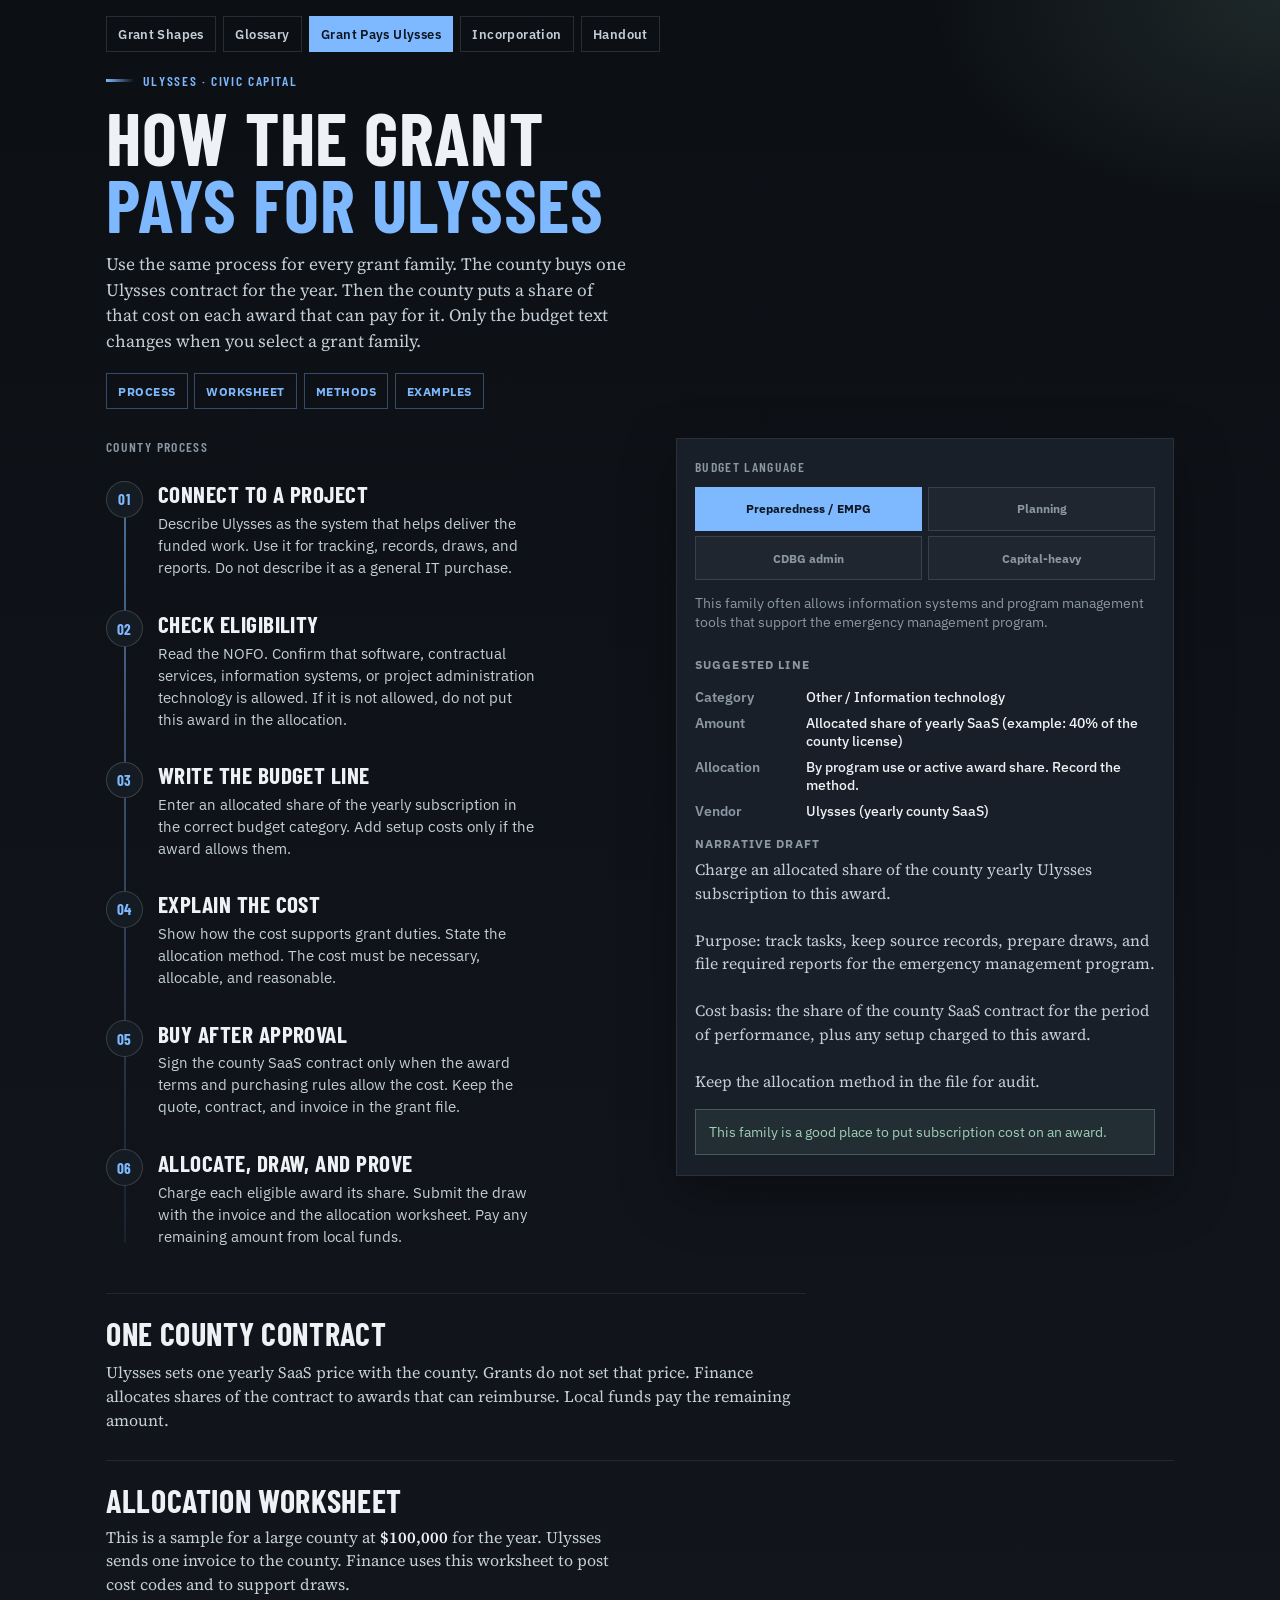
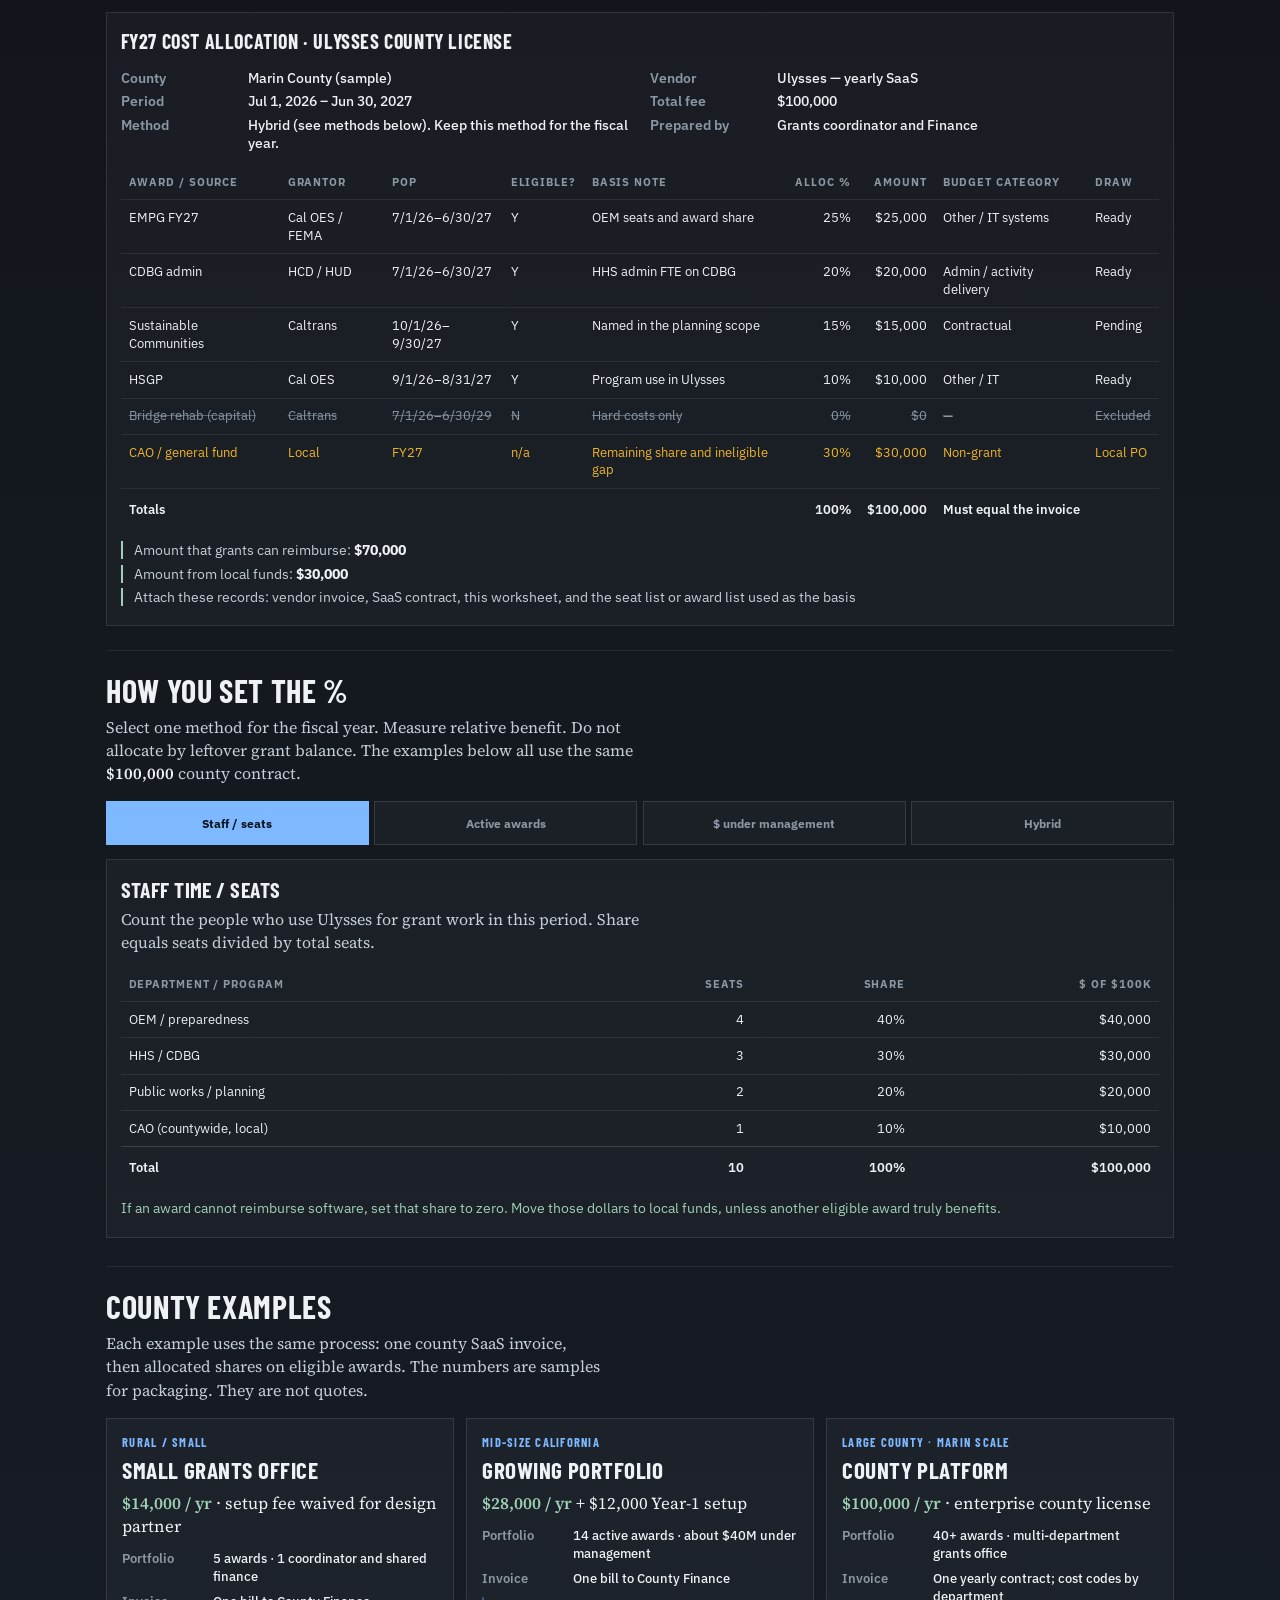
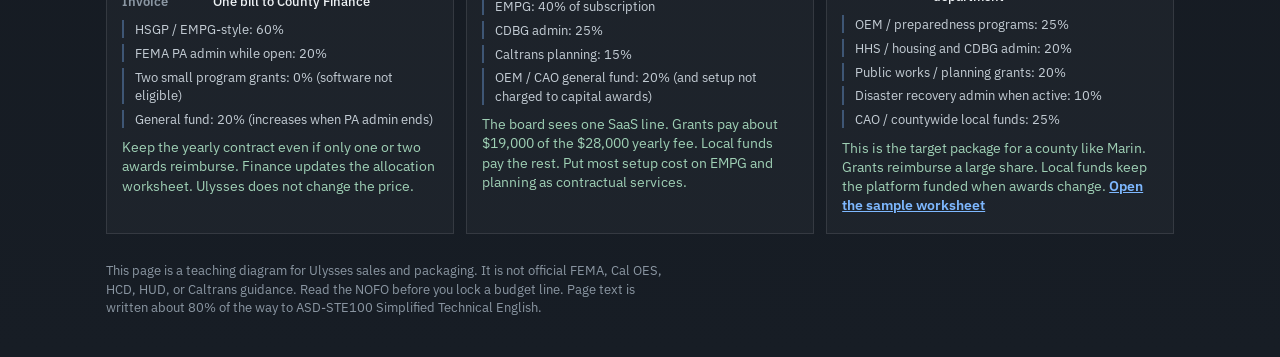
<file: ulysses-grant-pays.html>
<!DOCTYPE html>
<html lang="en">
<head>
  <meta charset="UTF-8">
  <meta name="viewport" content="width=device-width, initial-scale=1, viewport-fit=cover">
  <meta name="color-scheme" content="dark">
  <meta name="theme-color" content="#12161c">
  <meta name="apple-mobile-web-app-capable" content="yes">
  <meta name="apple-mobile-web-app-status-bar-style" content="black-translucent">
  <meta name="format-detection" content="telephone=no">
  <title>How the Grant Pays for Ulysses</title>
  <meta name="description" content="Clear STE-style guide: how a county writes Ulysses software costs into a grant so the award can reimburse the yearly SaaS contract.">
  <link rel="preconnect" href="https://fonts.googleapis.com">
  <link rel="preconnect" href="https://fonts.gstatic.com" crossorigin>
  <link href="https://fonts.googleapis.com/css2?family=Barlow+Condensed:wght@500;600;700&family=Source+Serif+4:opsz,wght@8..60,400;8..60,500;8..60,600&family=IBM+Plex+Sans:wght@400;500;600&display=swap" rel="stylesheet">
  <style>
    :root {
      --bg: #12161c;
      --chalk: #eef2f5;
      --fog: #c5ced6;
      --muted: #8b97a3;
      --core: #7eb8ff;
      --coord: #9fd0b5;
      --warn: #f0b429;
      --risk: #f0a36b;
      --panel: rgba(26, 33, 42, 0.96);
      --shadow: 0 18px 50px rgba(0, 0, 0, 0.35);
      --font-display: "Barlow Condensed", -apple-system, sans-serif;
      --font-serif: "Source Serif 4", Georgia, "Times New Roman", serif;
      --font-sans: "IBM Plex Sans", -apple-system, BlinkMacSystemFont, "Segoe UI", sans-serif;
      --safe-top: env(safe-area-inset-top, 0px);
      --safe-right: env(safe-area-inset-right, 0px);
      --safe-bottom: env(safe-area-inset-bottom, 0px);
      --safe-left: env(safe-area-inset-left, 0px);
      --tap: 44px;
      --accent: var(--core);
    }

    *, *::before, *::after { box-sizing: border-box; }
    html { -webkit-text-size-adjust: 100%; text-size-adjust: 100%; scroll-behavior: smooth; }

    body {
      margin: 0;
      min-height: 100vh;
      min-height: 100dvh;
      color: var(--chalk);
      font-family: var(--font-sans);
      background:
        radial-gradient(900px 500px at 8% -10%, rgba(126, 184, 255, 0.16), transparent 55%),
        radial-gradient(700px 420px at 100% 0%, rgba(159, 208, 181, 0.12), transparent 50%),
        linear-gradient(180deg, #0c1015 0%, var(--bg) 45%, #171d25 100%);
      overflow-x: hidden;
      -webkit-tap-highlight-color: rgba(126, 184, 255, 0.18);
      touch-action: manipulation;
    }

    a { color: var(--core); }
    button { -webkit-appearance: none; appearance: none; font: inherit; color: inherit; }

    .wrap {
      width: min(1100px, 100%);
      margin: 0 auto;
      padding:
        calc(1rem + var(--safe-top))
        calc(1rem + var(--safe-right))
        calc(2.5rem + var(--safe-bottom))
        calc(1rem + var(--safe-left));
    }

    .topnav {
      display: flex;
      flex-wrap: wrap;
      gap: 0.45rem;
      margin-bottom: 1.25rem;
    }

    .topnav a {
      display: inline-flex;
      align-items: center;
      min-height: 36px;
      padding: 0.4rem 0.7rem;
      border: 1px solid rgba(255,255,255,0.12);
      color: var(--fog);
      text-decoration: none;
      font-size: 0.8rem;
      font-weight: 600;
      letter-spacing: 0.03em;
    }

    .topnav a[aria-current="page"] {
      background: var(--core);
      border-color: var(--core);
      color: #0c1520;
    }

    .jump {
      display: flex;
      flex-wrap: wrap;
      gap: 0.4rem;
      margin: 0.25rem 0 0.35rem;
    }

    .jump a {
      display: inline-flex;
      align-items: center;
      min-height: 36px;
      padding: 0.35rem 0.7rem;
      border: 1px solid rgba(126, 184, 255, 0.35);
      color: var(--core);
      text-decoration: none;
      font-size: 0.78rem;
      font-weight: 700;
      letter-spacing: 0.04em;
      text-transform: uppercase;
    }

    .jump a:hover {
      background: rgba(126, 184, 255, 0.12);
    }

    #worksheetLabel,
    #methodsLabel,
    #examplesLabel {
      scroll-margin-top: 1rem;
    }

    header.hero {
      display: grid;
      gap: 0.85rem;
      margin-bottom: 1.5rem;
    }

    .kicker {
      display: inline-flex;
      align-items: center;
      gap: 0.55rem;
      color: var(--accent);
      font-family: var(--font-display);
      font-size: 0.85rem;
      font-weight: 600;
      letter-spacing: 0.12em;
      text-transform: uppercase;
    }

    .kicker::before {
      content: "";
      width: 1.75rem;
      height: 3px;
      background: linear-gradient(90deg, var(--accent), transparent);
    }

    h1 {
      margin: 0;
      font-family: var(--font-display);
      font-weight: 700;
      font-size: clamp(2.4rem, 10vw, 4.6rem);
      line-height: 0.92;
      letter-spacing: 0.01em;
      text-transform: uppercase;
      max-width: 16ch;
    }

    h1 span { color: var(--accent); }

    .lede {
      margin: 0;
      max-width: 58ch;
      font-family: var(--font-serif);
      font-size: 1.08rem;
      line-height: 1.5;
      color: var(--fog);
    }

    .layout {
      display: grid;
      gap: 1.25rem;
    }

    @media (min-width: 900px) {
      .layout {
        grid-template-columns: 1.05fr 0.95fr;
        align-items: start;
      }
    }

    .col-label {
      margin: 0 0 0.75rem;
      font-family: var(--font-display);
      font-size: 0.85rem;
      font-weight: 600;
      letter-spacing: 0.1em;
      text-transform: uppercase;
      color: var(--muted);
    }

    .steps {
      list-style: none;
      margin: 0;
      padding: 0;
      display: grid;
      gap: 0;
      position: relative;
    }

    .steps::before {
      content: "";
      position: absolute;
      left: 1.15rem;
      top: 1.4rem;
      bottom: 1.4rem;
      width: 2px;
      background: linear-gradient(180deg, var(--accent), rgba(126, 184, 255, 0.15));
      opacity: 0.55;
    }

    .step {
      position: relative;
      display: grid;
      grid-template-columns: 2.4rem 1fr;
      gap: 0.85rem;
      padding: 0.85rem 0 1.15rem;
      animation: rise 420ms ease both;
    }

    .step:nth-child(2) { animation-delay: 60ms; }
    .step:nth-child(3) { animation-delay: 120ms; }
    .step:nth-child(4) { animation-delay: 180ms; }
    .step:nth-child(5) { animation-delay: 240ms; }
    .step:nth-child(6) { animation-delay: 300ms; }

    @keyframes rise {
      from { opacity: 0; transform: translateY(10px); }
      to { opacity: 1; transform: translateY(0); }
    }

    .step-num {
      width: 2.3rem;
      height: 2.3rem;
      border-radius: 999px;
      border: 1px solid rgba(255,255,255,0.16);
      background: #151b22;
      color: var(--accent);
      font-family: var(--font-display);
      font-weight: 700;
      font-size: 0.95rem;
      letter-spacing: 0.04em;
      display: grid;
      place-items: center;
      z-index: 1;
    }

    .step-title {
      margin: 0.15rem 0 0.35rem;
      font-family: var(--font-display);
      font-size: 1.45rem;
      font-weight: 700;
      text-transform: uppercase;
      letter-spacing: 0.02em;
      line-height: 1;
    }

    .step-copy {
      margin: 0;
      color: var(--fog);
      font-size: 0.95rem;
      line-height: 1.45;
      max-width: 42ch;
    }

    .budget-panel {
      background: var(--panel);
      border: 1px solid rgba(255,255,255,0.08);
      box-shadow: var(--shadow);
      padding: 1.15rem 1.1rem 1.25rem;
      position: sticky;
      top: 0.75rem;
    }

    .scenario-toggle {
      display: grid;
      grid-template-columns: 1fr 1fr;
      gap: 0.35rem;
      margin-bottom: 0.85rem;
    }

    .scenario-toggle button {
      border: 1px solid rgba(255,255,255,0.12);
      background: rgba(255,255,255,0.03);
      color: var(--muted);
      font-size: 0.76rem;
      font-weight: 700;
      min-height: var(--tap);
      padding: 0.5rem 0.4rem;
      cursor: pointer;
      transition: background 160ms ease, color 160ms ease, border-color 160ms ease;
    }

    .scenario-toggle button[aria-pressed="true"] {
      color: #0c1520;
      background: var(--accent);
      border-color: var(--accent);
    }

    .scenario-note {
      margin: 0 0 1rem;
      color: var(--muted);
      font-size: 0.86rem;
      line-height: 1.4;
      min-height: 3.4em;
    }

    .budget-body {
      animation: fade 220ms ease;
    }

    @keyframes fade {
      from { opacity: 0; transform: translateY(4px); }
      to { opacity: 1; transform: translateY(0); }
    }

    .section-label {
      margin: 0 0 0.45rem;
      font-size: 0.72rem;
      font-weight: 700;
      letter-spacing: 0.1em;
      text-transform: uppercase;
      color: var(--muted);
    }

    .budget-line {
      display: grid;
      gap: 0.5rem;
      margin-bottom: 1rem;
    }

    .budget-row {
      display: grid;
      grid-template-columns: 6.5rem 1fr;
      gap: 0.45rem;
      font-size: 0.88rem;
    }

    .budget-row dt {
      margin: 0;
      color: var(--muted);
      font-weight: 600;
    }

    .budget-row dd {
      margin: 0;
      color: var(--chalk);
      font-weight: 500;
    }

    .narrative {
      margin: 0;
      white-space: pre-wrap;
      font-family: var(--font-serif);
      font-size: 0.98rem;
      line-height: 1.5;
      color: var(--fog);
    }

    .callout {
      margin: 1rem 0 0;
      padding: 0.75rem 0.85rem;
      border: 1px solid rgba(159, 208, 181, 0.28);
      background: rgba(159, 208, 181, 0.08);
      color: var(--coord);
      font-size: 0.9rem;
      line-height: 1.4;
    }

    .callout.risk {
      border-color: rgba(240, 163, 107, 0.35);
      background: rgba(240, 163, 107, 0.08);
      color: var(--risk);
    }

    .contract-note {
      margin: 1.75rem 0 0;
      padding-top: 1.25rem;
      border-top: 1px solid rgba(255,255,255,0.08);
      max-width: 70ch;
    }

    .contract-note h2 {
      margin: 0 0 0.5rem;
      font-family: var(--font-display);
      font-size: clamp(1.5rem, 4vw, 2rem);
      font-weight: 700;
      text-transform: uppercase;
      letter-spacing: 0.02em;
    }

    .contract-note p {
      margin: 0;
      font-family: var(--font-serif);
      color: var(--fog);
      line-height: 1.5;
    }

    .examples {
      margin-top: 1.75rem;
      padding-top: 1.25rem;
      border-top: 1px solid rgba(255,255,255,0.08);
    }

    .examples > h2 {
      margin: 0 0 0.45rem;
      font-family: var(--font-display);
      font-size: clamp(1.5rem, 4vw, 2rem);
      font-weight: 700;
      text-transform: uppercase;
      letter-spacing: 0.02em;
    }

    .examples > .lede-mini {
      margin: 0 0 1rem;
      max-width: 62ch;
      font-family: var(--font-serif);
      color: var(--fog);
      line-height: 1.45;
    }

    .example-grid {
      display: grid;
      gap: 0.75rem;
    }

    @media (min-width: 900px) {
      .example-grid { grid-template-columns: repeat(3, 1fr); }
    }

    .example {
      border: 1px solid rgba(255,255,255,0.1);
      background: rgba(255,255,255,0.03);
      padding: 1rem 0.95rem 1.1rem;
      display: grid;
      gap: 0.65rem;
      align-content: start;
    }

    .example-tier {
      font-family: var(--font-display);
      font-size: 0.78rem;
      font-weight: 700;
      letter-spacing: 0.1em;
      text-transform: uppercase;
      color: var(--accent);
    }

    .example h3 {
      margin: 0;
      font-family: var(--font-display);
      font-size: 1.45rem;
      font-weight: 700;
      text-transform: uppercase;
      letter-spacing: 0.02em;
      line-height: 0.98;
    }

    .example-price {
      margin: 0;
      font-family: var(--font-serif);
      font-size: 1.05rem;
      color: var(--chalk);
    }

    .example-price strong {
      color: var(--coord);
      font-weight: 600;
    }

    .example dl {
      margin: 0;
      display: grid;
      gap: 0.45rem;
    }

    .example .budget-row {
      grid-template-columns: 5.2rem 1fr;
      font-size: 0.84rem;
    }

    .example-mix {
      margin: 0;
      padding: 0;
      list-style: none;
      display: grid;
      gap: 0.35rem;
      font-size: 0.84rem;
      line-height: 1.35;
      color: var(--fog);
    }

    .example-mix li {
      padding-left: 0.7rem;
      border-left: 2px solid rgba(126, 184, 255, 0.35);
    }

    .example-outcome {
      margin: 0;
      font-size: 0.86rem;
      line-height: 1.4;
      color: var(--coord);
    }

    .example-outcome a {
      color: var(--core);
      font-weight: 600;
    }

    .alloc-section {
      margin-top: 1.75rem;
      padding-top: 1.25rem;
      border-top: 1px solid rgba(255,255,255,0.08);
    }

    .alloc-section > h2 {
      margin: 0 0 0.45rem;
      font-family: var(--font-display);
      font-size: clamp(1.5rem, 4vw, 2rem);
      font-weight: 700;
      text-transform: uppercase;
      letter-spacing: 0.02em;
    }

    .alloc-section > .lede-mini {
      margin: 0 0 1rem;
      max-width: 66ch;
      font-family: var(--font-serif);
      color: var(--fog);
      line-height: 1.45;
    }

    .sheet {
      border: 1px solid rgba(255,255,255,0.1);
      background: rgba(255,255,255,0.03);
      padding: 1rem 0.85rem 1.15rem;
      overflow-x: auto;
      -webkit-overflow-scrolling: touch;
    }

    .sheet-meta {
      display: grid;
      gap: 0.35rem 1.25rem;
      margin-bottom: 0.9rem;
    }

    @media (min-width: 720px) {
      .sheet-meta {
        grid-template-columns: 1fr 1fr;
      }
    }

    .sheet-meta .budget-row {
      grid-template-columns: 7.5rem 1fr;
      font-size: 0.86rem;
    }

    .sheet-title {
      margin: 0 0 0.65rem;
      font-family: var(--font-display);
      font-size: 1.25rem;
      font-weight: 700;
      text-transform: uppercase;
      letter-spacing: 0.03em;
    }

    table.alloc {
      width: 100%;
      border-collapse: collapse;
      min-width: 720px;
      font-size: 0.82rem;
    }

    table.alloc th,
    table.alloc td {
      text-align: left;
      padding: 0.55rem 0.5rem;
      border-bottom: 1px solid rgba(255,255,255,0.08);
      vertical-align: top;
      line-height: 1.35;
    }

    table.alloc th {
      color: var(--muted);
      font-size: 0.7rem;
      font-weight: 700;
      letter-spacing: 0.08em;
      text-transform: uppercase;
      white-space: nowrap;
    }

    table.alloc td.num,
    table.alloc th.num {
      text-align: right;
      font-variant-numeric: tabular-nums;
      white-space: nowrap;
    }

    table.alloc tr.local td {
      color: var(--warn);
    }

    table.alloc tr.excluded td {
      color: var(--muted);
      text-decoration: line-through;
      text-decoration-color: rgba(139, 151, 163, 0.55);
    }

    table.alloc tfoot td {
      border-bottom: none;
      padding-top: 0.75rem;
      font-weight: 600;
      color: var(--chalk);
    }

    .sheet-checks {
      margin: 0.85rem 0 0;
      padding: 0;
      list-style: none;
      display: grid;
      gap: 0.35rem;
      font-size: 0.86rem;
      color: var(--fog);
    }

    .sheet-checks li {
      padding-left: 0.7rem;
      border-left: 2px solid var(--coord);
    }

    .method-block {
      margin-top: 1.5rem;
    }

    .method-toggle {
      display: grid;
      grid-template-columns: 1fr 1fr;
      gap: 0.35rem;
      margin-bottom: 0.85rem;
    }

    @media (min-width: 720px) {
      .method-toggle { grid-template-columns: repeat(4, 1fr); }
    }

    .method-toggle button {
      border: 1px solid rgba(255,255,255,0.12);
      background: rgba(255,255,255,0.03);
      color: var(--muted);
      font-size: 0.76rem;
      font-weight: 700;
      min-height: var(--tap);
      padding: 0.5rem 0.4rem;
      cursor: pointer;
    }

    .method-toggle button[aria-pressed="true"] {
      color: #0c1520;
      background: var(--accent);
      border-color: var(--accent);
    }

    .method-panel {
      border: 1px solid rgba(255,255,255,0.1);
      background: rgba(255,255,255,0.03);
      padding: 1rem 0.85rem 1.15rem;
      animation: fade 220ms ease;
    }

    .method-panel h3 {
      margin: 0 0 0.4rem;
      font-family: var(--font-display);
      font-size: 1.35rem;
      font-weight: 700;
      text-transform: uppercase;
      letter-spacing: 0.02em;
    }

    .method-panel .method-blurb {
      margin: 0 0 0.85rem;
      font-family: var(--font-serif);
      color: var(--fog);
      line-height: 1.45;
      max-width: 70ch;
    }

    .method-panel .method-watch {
      margin: 0.85rem 0 0;
      font-size: 0.86rem;
      line-height: 1.4;
      color: var(--risk);
    }

    .method-panel .method-watch.ok {
      color: var(--coord);
    }

    footer {
      margin-top: 1.75rem;
      color: var(--muted);
      font-size: 0.82rem;
      line-height: 1.4;
      max-width: 70ch;
    }

    @media (prefers-reduced-motion: reduce) {
      html { scroll-behavior: auto; }
      .step, .budget-body { animation: none; }
    }
  </style>
</head>
<body>
  <div class="wrap">
    <nav class="topnav" aria-label="Diagram pages">
      <a href="grant-basic-shape.html">Grant Shapes</a>
      <a href="caltrans-grant-glossary.html">Glossary</a>
      <a href="ulysses-grant-pays.html" aria-current="page">Grant Pays Ulysses</a>
      <a href="point-reyes-incorporation.html">Incorporation</a>
      <a href="point-reyes-incorporation-handout.html">Handout</a>
    </nav>

    <header class="hero">
      <div class="kicker">Ulysses · Civic capital</div>
      <h1>How the Grant <span>Pays for Ulysses</span></h1>
      <p class="lede">
        Use the same process for every grant family.
        The county buys one Ulysses contract for the year.
        Then the county puts a share of that cost on each award that can pay for it.
        Only the budget text changes when you select a grant family.
      </p>
      <nav class="jump" aria-label="On this page">
        <a href="#processLabel">Process</a>
        <a href="#worksheetLabel">Worksheet</a>
        <a href="#methodsLabel">Methods</a>
        <a href="#examplesLabel">Examples</a>
      </nav>
    </header>

    <div class="layout">
      <section aria-labelledby="processLabel">
        <h2 class="col-label" id="processLabel">County process</h2>
        <ol class="steps">
          <li class="step">
            <div class="step-num">01</div>
            <div>
              <h3 class="step-title">Connect to a project</h3>
              <p class="step-copy">Describe Ulysses as the system that helps deliver the funded work. Use it for tracking, records, draws, and reports. Do not describe it as a general IT purchase.</p>
            </div>
          </li>
          <li class="step">
            <div class="step-num">02</div>
            <div>
              <h3 class="step-title">Check eligibility</h3>
              <p class="step-copy">Read the NOFO. Confirm that software, contractual services, information systems, or project administration technology is allowed. If it is not allowed, do not put this award in the allocation.</p>
            </div>
          </li>
          <li class="step">
            <div class="step-num">03</div>
            <div>
              <h3 class="step-title">Write the budget line</h3>
              <p class="step-copy">Enter an allocated share of the yearly subscription in the correct budget category. Add setup costs only if the award allows them.</p>
            </div>
          </li>
          <li class="step">
            <div class="step-num">04</div>
            <div>
              <h3 class="step-title">Explain the cost</h3>
              <p class="step-copy">Show how the cost supports grant duties. State the allocation method. The cost must be necessary, allocable, and reasonable.</p>
            </div>
          </li>
          <li class="step">
            <div class="step-num">05</div>
            <div>
              <h3 class="step-title">Buy after approval</h3>
              <p class="step-copy">Sign the county SaaS contract only when the award terms and purchasing rules allow the cost. Keep the quote, contract, and invoice in the grant file.</p>
            </div>
          </li>
          <li class="step">
            <div class="step-num">06</div>
            <div>
              <h3 class="step-title">Allocate, draw, and prove</h3>
              <p class="step-copy">Charge each eligible award its share. Submit the draw with the invoice and the allocation worksheet. Pay any remaining amount from local funds.</p>
            </div>
          </li>
        </ol>
      </section>

      <aside class="budget-panel" aria-labelledby="budgetLabel">
        <h2 class="col-label" id="budgetLabel">Budget language</h2>
        <div class="scenario-toggle" role="group" aria-label="Select grant family">
          <button type="button" data-scenario="empg" aria-pressed="true">Preparedness / EMPG</button>
          <button type="button" data-scenario="planning" aria-pressed="false">Planning</button>
          <button type="button" data-scenario="cdbg" aria-pressed="false">CDBG admin</button>
          <button type="button" data-scenario="capital" aria-pressed="false">Capital-heavy</button>
        </div>
        <p class="scenario-note" id="scenarioNote"></p>
        <div class="budget-body" id="budgetBody">
          <p class="section-label">Suggested line</p>
          <dl class="budget-line" id="budgetLine"></dl>
          <p class="section-label">Narrative draft</p>
          <p class="narrative" id="narrative"></p>
          <p class="callout" id="budgetCallout"></p>
        </div>
      </aside>
    </div>

    <section class="contract-note">
      <h2>One county contract</h2>
      <p>
        Ulysses sets one yearly SaaS price with the county.
        Grants do not set that price.
        Finance allocates shares of the contract to awards that can reimburse.
        Local funds pay the remaining amount.
      </p>
    </section>

    <section class="alloc-section" aria-labelledby="worksheetLabel">
      <h2 id="worksheetLabel">Allocation worksheet</h2>
      <p class="lede-mini">
        This is a sample for a large county at <strong style="color:var(--chalk);font-weight:600">$100,000</strong> for the year.
        Ulysses sends one invoice to the county.
        Finance uses this worksheet to post cost codes and to support draws.
      </p>

      <div class="sheet">
        <h3 class="sheet-title">FY27 cost allocation · Ulysses county license</h3>
        <dl class="sheet-meta">
          <div class="budget-row"><dt>County</dt><dd>Marin County (sample)</dd></div>
          <div class="budget-row"><dt>Vendor</dt><dd>Ulysses — yearly SaaS</dd></div>
          <div class="budget-row"><dt>Period</dt><dd>Jul 1, 2026 – Jun 30, 2027</dd></div>
          <div class="budget-row"><dt>Total fee</dt><dd>$100,000</dd></div>
          <div class="budget-row"><dt>Method</dt><dd>Hybrid (see methods below). Keep this method for the fiscal year.</dd></div>
          <div class="budget-row"><dt>Prepared by</dt><dd>Grants coordinator and Finance</dd></div>
        </dl>

        <table class="alloc">
          <thead>
            <tr>
              <th>Award / source</th>
              <th>Grantor</th>
              <th>POP</th>
              <th>Eligible?</th>
              <th>Basis note</th>
              <th class="num">Alloc %</th>
              <th class="num">Amount</th>
              <th>Budget category</th>
              <th>Draw</th>
            </tr>
          </thead>
          <tbody>
            <tr>
              <td>EMPG FY27</td>
              <td>Cal OES / FEMA</td>
              <td>7/1/26–6/30/27</td>
              <td>Y</td>
              <td>OEM seats and award share</td>
              <td class="num">25%</td>
              <td class="num">$25,000</td>
              <td>Other / IT systems</td>
              <td>Ready</td>
            </tr>
            <tr>
              <td>CDBG admin</td>
              <td>HCD / HUD</td>
              <td>7/1/26–6/30/27</td>
              <td>Y</td>
              <td>HHS admin FTE on CDBG</td>
              <td class="num">20%</td>
              <td class="num">$20,000</td>
              <td>Admin / activity delivery</td>
              <td>Ready</td>
            </tr>
            <tr>
              <td>Sustainable Communities</td>
              <td>Caltrans</td>
              <td>10/1/26–9/30/27</td>
              <td>Y</td>
              <td>Named in the planning scope</td>
              <td class="num">15%</td>
              <td class="num">$15,000</td>
              <td>Contractual</td>
              <td>Pending</td>
            </tr>
            <tr>
              <td>HSGP</td>
              <td>Cal OES</td>
              <td>9/1/26–8/31/27</td>
              <td>Y</td>
              <td>Program use in Ulysses</td>
              <td class="num">10%</td>
              <td class="num">$10,000</td>
              <td>Other / IT</td>
              <td>Ready</td>
            </tr>
            <tr class="excluded">
              <td>Bridge rehab (capital)</td>
              <td>Caltrans</td>
              <td>7/1/26–6/30/29</td>
              <td>N</td>
              <td>Hard costs only</td>
              <td class="num">0%</td>
              <td class="num">$0</td>
              <td>—</td>
              <td>Excluded</td>
            </tr>
            <tr class="local">
              <td>CAO / general fund</td>
              <td>Local</td>
              <td>FY27</td>
              <td>n/a</td>
              <td>Remaining share and ineligible gap</td>
              <td class="num">30%</td>
              <td class="num">$30,000</td>
              <td>Non-grant</td>
              <td>Local PO</td>
            </tr>
          </tbody>
          <tfoot>
            <tr>
              <td colspan="5">Totals</td>
              <td class="num">100%</td>
              <td class="num">$100,000</td>
              <td colspan="2">Must equal the invoice</td>
            </tr>
          </tfoot>
        </table>

        <ul class="sheet-checks">
          <li>Amount that grants can reimburse: <strong style="color:var(--chalk)">$70,000</strong></li>
          <li>Amount from local funds: <strong style="color:var(--chalk)">$30,000</strong></li>
          <li>Attach these records: vendor invoice, SaaS contract, this worksheet, and the seat list or award list used as the basis</li>
        </ul>
      </div>
    </section>

    <section class="alloc-section method-block" aria-labelledby="methodsLabel">
      <h2 id="methodsLabel">How you set the %</h2>
      <p class="lede-mini">
        Select one method for the fiscal year.
        Measure relative benefit.
        Do not allocate by leftover grant balance.
        The examples below all use the same <strong style="color:var(--chalk);font-weight:600">$100,000</strong> county contract.
      </p>

      <div class="method-toggle" role="group" aria-label="Select allocation methodology">
        <button type="button" data-method="seats" aria-pressed="true">Staff / seats</button>
        <button type="button" data-method="awards" aria-pressed="false">Active awards</button>
        <button type="button" data-method="dollars" aria-pressed="false">$ under management</button>
        <button type="button" data-method="hybrid" aria-pressed="false">Hybrid</button>
      </div>

      <div class="method-panel" id="methodPanel" aria-live="polite"></div>
    </section>

    <section class="examples" aria-labelledby="examplesLabel">
      <h2 id="examplesLabel">County examples</h2>
      <p class="lede-mini">
        Each example uses the same process: one county SaaS invoice, then allocated shares on eligible awards.
        The numbers are samples for packaging. They are not quotes.
      </p>
      <div class="example-grid">
        <article class="example">
          <div class="example-tier">Rural / small</div>
          <h3>Small grants office</h3>
          <p class="example-price"><strong>$14,000 / yr</strong> · setup fee waived for design partner</p>
          <dl>
            <div class="budget-row"><dt>Portfolio</dt><dd>5 awards · 1 coordinator and shared finance</dd></div>
            <div class="budget-row"><dt>Invoice</dt><dd>One bill to County Finance</dd></div>
          </dl>
          <ul class="example-mix">
            <li>HSGP / EMPG-style: 60%</li>
            <li>FEMA PA admin while open: 20%</li>
            <li>Two small program grants: 0% (software not eligible)</li>
            <li>General fund: 20% (increases when PA admin ends)</li>
          </ul>
          <p class="example-outcome">Keep the yearly contract even if only one or two awards reimburse. Finance updates the allocation worksheet. Ulysses does not change the price.</p>
        </article>

        <article class="example">
          <div class="example-tier">Mid-size California</div>
          <h3>Growing portfolio</h3>
          <p class="example-price"><strong>$28,000 / yr</strong> + $12,000 Year-1 setup</p>
          <dl>
            <div class="budget-row"><dt>Portfolio</dt><dd>14 active awards · about $40M under management</dd></div>
            <div class="budget-row"><dt>Invoice</dt><dd>One bill to County Finance</dd></div>
          </dl>
          <ul class="example-mix">
            <li>EMPG: 40% of subscription</li>
            <li>CDBG admin: 25%</li>
            <li>Caltrans planning: 15%</li>
            <li>OEM / CAO general fund: 20% (and setup not charged to capital awards)</li>
          </ul>
          <p class="example-outcome">The board sees one SaaS line. Grants pay about $19,000 of the $28,000 yearly fee. Local funds pay the rest. Put most setup cost on EMPG and planning as contractual services.</p>
        </article>

        <article class="example">
          <div class="example-tier">Large county · Marin scale</div>
          <h3>County platform</h3>
          <p class="example-price"><strong>$100,000 / yr</strong> · enterprise county license</p>
          <dl>
            <div class="budget-row"><dt>Portfolio</dt><dd>40+ awards · multi-department grants office</dd></div>
            <div class="budget-row"><dt>Invoice</dt><dd>One yearly contract; cost codes by department</dd></div>
          </dl>
          <ul class="example-mix">
            <li>OEM / preparedness programs: 25%</li>
            <li>HHS / housing and CDBG admin: 20%</li>
            <li>Public works / planning grants: 20%</li>
            <li>Disaster recovery admin when active: 10%</li>
            <li>CAO / countywide local funds: 25%</li>
          </ul>
          <p class="example-outcome">This is the target package for a county like Marin. Grants reimburse a large share. Local funds keep the platform funded when awards change. <a href="#worksheetLabel">Open the sample worksheet</a></p>
        </article>
      </div>
    </section>

    <footer>
      This page is a teaching diagram for Ulysses sales and packaging.
      It is not official FEMA, Cal OES, HCD, HUD, or Caltrans guidance.
      Read the NOFO before you lock a budget line.
      Page text is written about 80% of the way to ASD-STE100 Simplified Technical English.
    </footer>
  </div>

  <script>
    const scenarios = {
      empg: {
        note: "This family often allows information systems and program management tools that support the emergency management program.",
        accent: "#7eb8ff",
        category: "Other / Information technology",
        amount: "Allocated share of yearly SaaS (example: 40% of the county license)",
        allocation: "By program use or active award share. Record the method.",
        callout: "This family is a good place to put subscription cost on an award.",
        calloutClass: "",
        narrative:
`Charge an allocated share of the county yearly Ulysses subscription to this award.

Purpose: track tasks, keep source records, prepare draws, and file required reports for the emergency management program.

Cost basis: the share of the county SaaS contract for the period of performance, plus any setup charged to this award.

Keep the allocation method in the file for audit.`
      },
      planning: {
        note: "Use this when the planning scope names coordination tools, data systems, or project management technology.",
        accent: "#9fd0b5",
        category: "Contractual / Professional services",
        amount: "Allocated share of yearly SaaS, plus setup if the scope allows it",
        allocation: "Charge to the planning task that uses the system",
        callout: "Setup and training often fit as contractual services.",
        calloutClass: "",
        narrative:
`Charge a contractual share of the grant management platform (Ulysses) to this planning project.

The platform supports task tracking, partner coordination, budget versus actuals, and progress reports.

Charge only the allocated share of the county yearly subscription, and approved setup, to this award.`
      },
      cdbg: {
        note: "You can use admin or activity delivery when the software supports draws, beneficiary files, and monitoring.",
        accent: "#8fd0a4",
        category: "Administration / Activity delivery",
        amount: "Allocated share of yearly SaaS",
        allocation: "By CDBG staff time or number of active CDBG activities",
        callout: "Keep the charged share reasonable. Keep the records.",
        calloutClass: "",
        narrative:
`Charge an allocated cost of grant portfolio software (Ulysses) used to manage CDBG activities.

Functions: activity and beneficiary files, draw packages, monitoring checklists, and closeout evidence.

Charge only the CDBG share of the county yearly subscription. Keep the allocation worksheet.`
      },
      capital: {
        note: "This path is harder. Construction awards often reject general SaaS unless the approved scope names project management technology for that phase.",
        accent: "#f0b429",
        category: "Only if approved in scope — Project management technology",
        amount: "Phase-limited share. Often weak or not allowed.",
        allocation: "Only for the authorized phase, and only if the grantor accepts it",
        callout: "If this award does not allow the cost, put Ulysses on admin or planning awards and on local funds.",
        calloutClass: "risk",
        narrative:
`Charge project management technology (Ulysses) only if the approved scope names it for this phase.

Charge only an allocated share for schedule control, invoice support, and reporting in the authorized phase.

If the NOFO limits costs to construction and related hard costs, do not charge this award. Put Ulysses on eligible admin or planning sources instead.`
      }
    };

    let scenarioKey = "empg";
    const root = document.documentElement;
    const scenarioNote = document.getElementById("scenarioNote");
    const budgetLine = document.getElementById("budgetLine");
    const narrative = document.getElementById("narrative");
    const budgetCallout = document.getElementById("budgetCallout");
    const budgetBody = document.getElementById("budgetBody");

    function renderBudget() {
      const s = scenarios[scenarioKey];
      root.style.setProperty("--accent", s.accent);
      scenarioNote.textContent = s.note;

      budgetBody.style.animation = "none";
      void budgetBody.offsetWidth;
      budgetBody.style.animation = "";

      budgetLine.innerHTML = `
        <div class="budget-row"><dt>Category</dt><dd>${s.category}</dd></div>
        <div class="budget-row"><dt>Amount</dt><dd>${s.amount}</dd></div>
        <div class="budget-row"><dt>Allocation</dt><dd>${s.allocation}</dd></div>
        <div class="budget-row"><dt>Vendor</dt><dd>Ulysses (yearly county SaaS)</dd></div>
      `;
      narrative.textContent = s.narrative;
      budgetCallout.textContent = s.callout;
      budgetCallout.className = "callout" + (s.calloutClass ? " " + s.calloutClass : "");

      document.querySelectorAll(".scenario-toggle button").forEach((btn) => {
        btn.setAttribute("aria-pressed", btn.dataset.scenario === scenarioKey ? "true" : "false");
      });
    }

    document.querySelectorAll(".scenario-toggle button").forEach((btn) => {
      btn.addEventListener("click", () => {
        scenarioKey = btn.dataset.scenario;
        renderBudget();
      });
    });

    renderBudget();

    const methods = {
      seats: {
        title: "Staff time / seats",
        blurb: "Count the people who use Ulysses for grant work in this period. Share equals seats divided by total seats.",
        columns: ["Department / program", "Seats", "Share", "$ of $100k"],
        rows: [
          ["OEM / preparedness", "4", "40%", "$40,000"],
          ["HHS / CDBG", "3", "30%", "$30,000"],
          ["Public works / planning", "2", "20%", "$20,000"],
          ["CAO (countywide, local)", "1", "10%", "$10,000"]
        ],
        foot: ["Total", "10", "100%", "$100,000"],
        watch: "If an award cannot reimburse software, set that share to zero. Move those dollars to local funds, unless another eligible award truly benefits.",
        watchClass: "ok"
      },
      awards: {
        title: "Active awards",
        blurb: "Count the awards managed in Ulysses. Share equals awards in that group divided by total awards in the basis.",
        columns: ["Source", "Awards", "Share", "$"],
        rows: [
          ["EMPG / HSGP", "3", "25%", "$25,000"],
          ["CDBG / housing admin", "4", "33%", "$33,000"],
          ["Caltrans / planning", "3", "25%", "$25,000"],
          ["Local / ineligible capital tracked only", "2", "17%", "$17,000"]
        ],
        foot: ["Total", "12", "100%", "$100,000"],
        watch: "This method is simple. A $2M bridge project and a $50k planning grant count as one award each.",
        watchClass: ""
      },
      dollars: {
        title: "Dollars under management",
        blurb: "Use the dollar value of awards, or yearly spend, managed in Ulysses. Share equals dollars in that group divided by total dollars in the basis.",
        columns: ["Source", "$ managed", "Share", "$ of SaaS"],
        rows: [
          ["OEM programs", "$8M", "16%", "$16,000"],
          ["HHS / CDBG", "$12M", "24%", "$24,000"],
          ["PW / planning", "$15M", "30%", "$30,000"],
          ["Disaster recovery admin", "$5M", "10%", "$10,000"],
          ["Local / capital tracked but not charged", "$10M", "20%", "$20,000"]
        ],
        foot: ["Total", "$50M", "100%", "$100,000"],
        watch: "A large capital project can take a large share even if staff barely use the system. Often remove pure construction dollars from the basis.",
        watchClass: ""
      },
      hybrid: {
        title: "Hybrid (50% seats + 50% awards)",
        blurb: "Take the average of the seat share and the active-award share when one basis alone does not fit the portfolio.",
        columns: ["Source", "Seat share", "Award share", "Hybrid", "$"],
        rows: [
          ["OEM", "40%", "25%", "32.5%", "$32,500"],
          ["HHS / CDBG", "30%", "33%", "31.5%", "$31,500"],
          ["PW / planning", "20%", "25%", "22.5%", "$22,500"],
          ["Local / other", "10%", "17%", "13.5%", "$13,500"]
        ],
        foot: ["Total", "—", "—", "100%", "$100,000"],
        watch: "Write the hybrid formula on the worksheet. Keep the same formula for the fiscal year.",
        watchClass: "ok"
      }
    };

    let methodKey = "seats";
    const methodPanel = document.getElementById("methodPanel");

    function renderMethod() {
      const m = methods[methodKey];
      methodPanel.style.animation = "none";
      void methodPanel.offsetWidth;
      methodPanel.style.animation = "";

      const head = m.columns.map((c, i) =>
        `<th class="${i > 0 ? "num" : ""}">${c}</th>`
      ).join("");

      const body = m.rows.map((r) => {
        const cells = r.map((cell, i) =>
          `<td class="${i > 0 ? "num" : ""}">${cell}</td>`
        ).join("");
        return `<tr>${cells}</tr>`;
      }).join("");

      const foot = m.foot.map((cell, i) =>
        `<td class="${i > 0 ? "num" : ""}">${cell}</td>`
      ).join("");

      methodPanel.innerHTML = `
        <h3>${m.title}</h3>
        <p class="method-blurb">${m.blurb}</p>
        <div style="overflow-x:auto;-webkit-overflow-scrolling:touch;">
          <table class="alloc" style="min-width:520px;">
            <thead><tr>${head}</tr></thead>
            <tbody>${body}</tbody>
            <tfoot><tr>${foot}</tr></tfoot>
          </table>
        </div>
        <p class="method-watch ${m.watchClass}">${m.watch}</p>
      `;

      document.querySelectorAll(".method-toggle button").forEach((btn) => {
        btn.setAttribute("aria-pressed", btn.dataset.method === methodKey ? "true" : "false");
      });
    }

    document.querySelectorAll(".method-toggle button").forEach((btn) => {
      btn.addEventListener("click", () => {
        methodKey = btn.dataset.method;
        renderMethod();
      });
    });

    renderMethod();
  </script>
</body>
</html>
</file>
<file: style.css>
/* ============================================================
   Equanimity Advisory — style.css
   Palette:
     Parchment  #EDE4D3  primary background (warm, aged paper)
     Wheat      #D9CEBC  dividers, texture
     Steel      #6D94C5  sole accent — links, italic labels
     Navy       #213555  primary type, headings, dark surfaces
   Fonts:
     Lora       headlines + body (editorial serif, wt 400–600)
     Inter      nav links, labels, UI elements (wt 400–500)
   ============================================================ */

/* ------------------------------------------------------------
   Reset & Base
   ------------------------------------------------------------ */
*, *::before, *::after {
  box-sizing: border-box;
  margin: 0;
  padding: 0;
}

html {
  scroll-behavior: smooth;
  scroll-snap-type: y proximity;
  scroll-padding-top: 56px;
}

body {
  background-color: #EDE4D3;
  color: #213555;
  font-family: 'Lora', Georgia, serif;
  font-size: 18px;
  font-weight: 400;
  line-height: 1.75;
  letter-spacing: -0.005em;
  -webkit-font-smoothing: antialiased;
  -moz-osx-font-smoothing: grayscale;
  animation: pageFadeIn 400ms ease-out both;
}

@keyframes pageFadeIn {
  from { opacity: 0; }
  to   { opacity: 1; }
}

a {
  color: #213555;
  text-decoration: none;
  transition: color 280ms ease-out;
}

a:hover {
  color: #6D94C5;
}

.accent-link {
  color: #6D94C5;
}

/* ------------------------------------------------------------
   Typography
   ------------------------------------------------------------ */
h1, h2, h3,
.wordmark,
.hero-headline,
.hero-sub,
.contact-framing {
  font-family: 'Lora', Georgia, serif;
}

h2.section-label {
  font-family: 'Inter', -apple-system, sans-serif;
  font-size: 11px;
  font-weight: 500;
  letter-spacing: 0.18em;
  text-transform: uppercase;
  color: #213555;
  opacity: 0.5;
  margin-bottom: 32px;
}

/* ------------------------------------------------------------
   Navigation
   ------------------------------------------------------------ */
#nav {
  position: fixed;
  top: 0;
  left: 0;
  right: 0;
  z-index: 100;
  height: 56px;
  background-color: #EDE4D3;
  border-bottom: 1px solid transparent;
  transition: border-color 280ms ease-out;
}

.nav-inner {
  max-width: 960px;
  margin: 0 auto;
  padding: 0 32px;
  height: 100%;
  display: flex;
  align-items: center;
  justify-content: space-between;
}

#nav.scrolled {
  border-bottom-color: rgba(33, 53, 85, 0.10);
}

.wordmark {
  font-family: 'Lora', Georgia, serif;
  font-weight: 500;
  font-size: 20px;
  letter-spacing: 0.01em;
  line-height: 1;
  color: inherit;
  text-decoration: none;
}

.wordmark:hover {
  color: inherit;
}

.wordmark-eq {
  color: #213555;
}

.wordmark-adv {
  color: #6D94C5;
}

.nav-links {
  display: flex;
  gap: 16px;
  align-items: center;
}

.nav-links a {
  font-family: 'Inter', -apple-system, sans-serif;
  font-size: 11px;
  font-weight: 500;
  letter-spacing: 0.14em;
  text-transform: uppercase;
  color: #213555;
  opacity: 0.65;
  transition: opacity 280ms ease-out, color 280ms ease-out;
}

.nav-links a:hover {
  opacity: 1;
  color: #6D94C5;
}

.nav-cta {
  font-family: 'Inter', -apple-system, sans-serif;
  font-size: 11px;
  font-weight: 500;
  letter-spacing: 0.14em;
  text-transform: uppercase;
  color: #EDE4D3 !important;
  background-color: #213555;
  border: 1px solid #213555;
  border-radius: 5px;
  padding: 7px 16px;
  opacity: 1 !important;
  transition: background-color 280ms ease-out, border-color 280ms ease-out;
}

.nav-cta:hover {
  background-color: #1a2a44;
  border-color: #1a2a44;
  color: #EDE4D3 !important;
}

.nav-dot {
  font-size: 8px;
  color: #213555;
  opacity: 0.3;
  line-height: 1;
  user-select: none;
}

/* Hamburger — hidden on desktop */
.hamburger {
  display: none;
  background: none;
  border: none;
  cursor: pointer;
  padding: 8px;
  flex-direction: column;
  justify-content: center;
  align-items: center;
  width: 32px;
  height: 32px;
}

.hamburger-bar {
  display: block;
  width: 20px;
  height: 1px;
  background-color: #213555;
  position: relative;
  transition: background-color 280ms ease-out;
}

.hamburger-bar::before,
.hamburger-bar::after {
  content: '';
  display: block;
  width: 20px;
  height: 1px;
  background-color: #213555;
  position: absolute;
  left: 0;
  transition: transform 280ms ease-out, top 280ms ease-out;
}

.hamburger-bar::before { top: -6px; }
.hamburger-bar::after  { top:  6px; }

.hamburger[aria-expanded="true"] .hamburger-bar {
  background-color: transparent;
}

.hamburger[aria-expanded="true"] .hamburger-bar::before {
  top: 0;
  transform: rotate(45deg);
}

.hamburger[aria-expanded="true"] .hamburger-bar::after {
  top: 0;
  transform: rotate(-45deg);
}

/* ------------------------------------------------------------
   Mobile overlay
   ------------------------------------------------------------ */
.mobile-overlay {
  position: fixed;
  inset: 0;
  z-index: 200;
  background-color: #213555;
  display: flex;
  flex-direction: column;
  justify-content: center;
  align-items: center;
  opacity: 0;
  pointer-events: none;
  transition: opacity 280ms ease-out;
}

.mobile-overlay:not([aria-hidden="true"]) {
  opacity: 1;
  pointer-events: all;
}

.overlay-close {
  position: absolute;
  top: 20px;
  right: 24px;
  background: none;
  border: none;
  color: #EDE4D3;
  font-size: 20px;
  cursor: pointer;
  opacity: 0.6;
  transition: opacity 280ms ease-out;
  padding: 8px;
}

.overlay-close:hover {
  opacity: 1;
}

.mobile-overlay nav {
  display: flex;
  flex-direction: column;
  gap: 40px;
  text-align: center;
}

.mobile-overlay nav a {
  font-family: 'Inter', -apple-system, sans-serif;
  font-weight: 400;
  font-size: 13px;
  letter-spacing: 0.22em;
  text-transform: uppercase;
  color: #EDE4D3;
  opacity: 0.7;
  transition: opacity 280ms ease-out;
}

.mobile-overlay nav a:hover {
  opacity: 1;
  color: #EDE4D3;
}

/* ------------------------------------------------------------
   Sections — shared layout (snap + full viewport)
   ------------------------------------------------------------ */
section {
  min-height: 100vh;
  padding: 56px 0 40px; /* top accounts for fixed nav, bottom for bottom bar */
  scroll-snap-align: start;
  display: flex;
  flex-direction: column;
  justify-content: center;
}

section[hidden] {
  display: none;
}

.section-inner {
  max-width: 960px;
  margin: 0 auto;
  padding: 0 32px;
  width: 100%;
}

section + section {
  border-top: 1px solid #D9CEBC;
}

/* ------------------------------------------------------------
   Section 1 — Hero
   ------------------------------------------------------------ */
#hero {
  position: relative;
  overflow: hidden;
  padding-top: 80px;
}

.hero-ledger {
  position: absolute;
  inset: 0;
  pointer-events: none;
  background-image: repeating-linear-gradient(
    to bottom,
    transparent,
    transparent 39px,
    rgba(33, 53, 85, 0.028) 39px,
    rgba(33, 53, 85, 0.028) 40px
  );
}

.hero-content {
  position: relative;
  max-width: 960px;
  margin: 0 auto;
  padding: 0 32px;
}


.hero-headline {
  font-family: 'Lora', Georgia, serif;
  font-weight: 500;
  font-size: clamp(52px, 8vw, 88px);
  line-height: 1.08;
  letter-spacing: -0.02em;
  margin-bottom: 28px;
}

.hl-navy {
  color: #213555;
  font-style: normal;
}

.hl-steel {
  color: #6D94C5;
}

.hl-steel em {
  font-style: italic;
}

.hero-sub {
  font-family: 'Lora', Georgia, serif;
  font-weight: 400;
  font-size: clamp(18px, 2vw, 22px);
  line-height: 1.65;
  color: #213555;
  margin-bottom: 36px;
  font-style: normal;
  opacity: 0.85;
  max-width: 640px;
}

.hero-actions {
  display: flex;
  gap: 16px;
  flex-wrap: wrap;
  align-items: flex-start;
}

.hero-actions .cta-button {
  margin-bottom: 0;
}

.cta-button.hero-cta-primary {
  background-color: #213555;
  color: #EDE4D3;
  border-color: #213555;
}

.cta-button.hero-cta-primary:hover {
  background-color: #1a2a44;
  border-color: #1a2a44;
  color: #EDE4D3;
}

.section-cta {
  margin-top: 40px;
  margin-bottom: 0;
}


/* Ornament */
.hero-ornament {
  position: absolute;
  right: 48px;
  top: 50%;
  transform: translateY(-50%);
  display: flex;
  flex-direction: column;
  align-items: center;
}

.orn-line {
  width: 1px;
  height: 60px;
  background-color: rgba(33, 53, 85, 0.10);
}

.orn-diamond {
  width: 7px;
  height: 7px;
  border: 1px solid rgba(33, 53, 85, 0.10);
  transform: rotate(45deg);
  margin: 6px 0;
}

/* ------------------------------------------------------------
   Section 2 — Why
   ------------------------------------------------------------ */
.why-content p {
  margin-bottom: 24px;
  line-height: 1.8;
}

.why-content p:last-child {
  margin-bottom: 0;
}

.why-callout {
  font-family: 'Lora', Georgia, serif;
  font-size: 20px;
  font-weight: 400;
  font-style: italic;
  line-height: 1.7;
  color: #213555;
  margin-top: 24px;
  margin-bottom: 0 !important;
}

/* ------------------------------------------------------------
   Section 3 — Services
   ------------------------------------------------------------ */

.services-grid {
  display: grid;
  grid-template-columns: 1fr 1fr;
  gap: 48px;
  margin-bottom: 24px;
}

.service-phase {
  margin-bottom: 0;
  padding-bottom: 0;
  border-bottom: none;
}

.phase-title {
  font-family: 'Lora', Georgia, serif;
  font-weight: 500;
  font-size: 26px;
  color: #213555;
  margin-bottom: 8px;
}

.phase-subtitle {
  font-family: 'Inter', -apple-system, sans-serif;
  font-size: 11px;
  font-weight: 500;
  letter-spacing: 0.14em;
  text-transform: uppercase;
  color: #6D94C5;
  margin-bottom: 16px;
}



.bench-line {
  font-family: 'Lora', Georgia, serif;
  font-size: 14px;
  font-style: italic;
  color: #213555;
  opacity: 0.55;
  margin-bottom: 24px;
}

hr.services-divider {
  border: none;
  border-top: 1px solid #D9CEBC;
  margin: 0;
}

.testimonial {
  text-align: center;
  max-width: 680px;
  margin: 16px auto;
  padding: 16px 0;
}

.testimonial-text {
  font-family: 'Lora', Georgia, serif;
  font-size: 16px;
  font-style: italic;
  line-height: 1.6;
  color: #213555;
  margin-bottom: 16px;
}

.testimonial-name {
  font-family: 'Inter', -apple-system, sans-serif;
  font-size: 11px;
  font-weight: 500;
  letter-spacing: 0.14em;
  text-transform: uppercase;
  color: #213555;
  margin-bottom: 4px;
}

.testimonial-title {
  font-family: 'Inter', -apple-system, sans-serif;
  font-size: 11px;
  color: #213555;
  opacity: 0.45;
  letter-spacing: 0.08em;
  text-transform: uppercase;
}

.how-we-work-inline {
  margin-top: 0;
  padding-top: 24px;
  border-top: 1px solid #D9CEBC;
}

.how-we-work-inline .section-label {
  margin-bottom: 12px;
}

/* ------------------------------------------------------------
   Section 4 — Thinking
   ------------------------------------------------------------ */
.thinking-list {
  display: flex;
  flex-direction: column;
}

.thinking-link {
  font-family: 'Lora', Georgia, serif;
  font-size: 20px;
  font-weight: 400;
  color: #6D94C5;
  line-height: 1.4;
  padding: 20px 0;
  border-bottom: 1px solid #D9CEBC;
  transition: color 280ms ease-out;
}

.thinking-link:first-child {
  padding-top: 0;
}

.thinking-link:last-child {
  border-bottom: none;
}

.thinking-link:hover {
  color: #213555;
}

.thinking-substack {
  display: inline-block;
  font-family: 'Inter', -apple-system, sans-serif;
  font-size: 11px;
  font-weight: 500;
  letter-spacing: 0.14em;
  text-transform: uppercase;
  color: #213555;
  opacity: 0.45;
  margin-top: 28px;
  transition: opacity 280ms ease-out, color 280ms ease-out;
}

.thinking-substack:hover {
  opacity: 1;
  color: #6D94C5;
}

/* ------------------------------------------------------------
   Section 5 — About
   ------------------------------------------------------------ */
.about-grid {
  display: grid;
  grid-template-columns: 1fr 1fr;
  gap: 64px;
  align-items: center;
  width: 100%;
}

.about-col-text {
  display: flex;
  flex-direction: column;
  gap: 28px;
}

.about-headline {
  font-family: 'Lora', Georgia, serif;
  font-size: clamp(28px, 3.5vw, 44px);
  font-weight: 500;
  line-height: 1.12;
  letter-spacing: -0.02em;
  color: #213555;
}

.about-headline em {
  font-style: italic;
  color: #6D94C5;
}

.company-badges {
  display: flex;
  align-items: center;
  gap: 14px;
  flex-wrap: wrap;
}

.company-logo {
  mix-blend-mode: multiply;
}

.about-badge-divider {
  width: 1px;
  height: 16px;
  background: rgba(33, 53, 85, 0.15);
}

.about-bio {
  display: flex;
  flex-direction: column;
  gap: 16px;
}

.about-bio p {
  font-size: 16px;
  line-height: 1.75;
  opacity: 0.82;
}

.founder-block {
  display: flex;
  flex-direction: column;
  gap: 4px;
  padding-top: 20px;
  border-top: 1px solid rgba(33, 53, 85, 0.12);
}

.founder-name {
  font-size: 20px;
  font-weight: 500;
}

.founder-title {
  display: flex;
  align-items: center;
  gap: 10px;
  font-family: 'Inter', -apple-system, sans-serif;
  font-size: 12px;
  font-weight: 400;
  letter-spacing: 0.04em;
  color: #213555;
  opacity: 0.55;
}

.founder-title a {
  opacity: 1;
  display: flex;
  align-items: center;
}

.founder-title-divider {
  width: 1px;
  height: 12px;
  background: rgba(33, 53, 85, 0.2);
}

.about-photo {
  aspect-ratio: 4 / 5;
  border-radius: 8px;
  overflow: hidden;
  box-shadow: 0 4px 24px rgba(33, 53, 85, 0.12);
}

.about-photo img {
  width: 100%;
  height: 100%;
  object-fit: cover;
  object-position: center top;
  display: block;
}

/* ------------------------------------------------------------
   Section 5 — Contact
   ------------------------------------------------------------ */
#contact {
  position: relative;
}

.contact-qualifier {
  font-family: 'Lora', Georgia, serif;
  font-size: 16px;
  font-weight: 400;
  color: #213555;
  opacity: 0.55;
  line-height: 1.75;
  margin-bottom: 40px;
}

.contact-framing {
  font-family: 'Lora', Georgia, serif;
  font-size: clamp(22px, 2.8vw, 32px);
  font-weight: 400;
  font-style: italic;
  color: #213555;
  line-height: 1.45;
  margin-bottom: 40px;
}

.cta-button {
  display: inline-block;
  font-family: 'Inter', -apple-system, sans-serif;
  font-size: 12px;
  font-weight: 500;
  letter-spacing: 0.16em;
  text-transform: uppercase;
  color: #213555;
  border: 1px solid rgba(33, 53, 85, 0.30);
  border-radius: 6px;
  padding: 16px 36px;
  margin-bottom: 28px;
  transition: color 280ms ease-out, border-color 280ms ease-out, background-color 280ms ease-out;
}

.cta-button:hover {
  color: #6D94C5;
  border-color: #6D94C5;
}


/* Footer line inside contact section */
.section-footer {
  position: absolute;
  bottom: 40px;
  left: 0;
  right: 0;
  text-align: center;
}

.footer-copy {
  font-family: 'Inter', -apple-system, sans-serif;
  font-size: 11px;
  color: #213555;
  opacity: 0.3;
  letter-spacing: 0.06em;
}

/* ------------------------------------------------------------
   Responsive — Mobile
   ------------------------------------------------------------ */
/* ------------------------------------------------------------
   Floating bottom bar
   ------------------------------------------------------------ */
.bottom-bar {
  position: fixed;
  bottom: 0;
  left: 0;
  right: 0;
  z-index: 100;
  height: 32px;
  background-color: #EDE4D3;
  border-top: 1px solid rgba(33, 53, 85, 0.10);
  display: flex;
  align-items: center;
  justify-content: space-between;
  padding: 0 32px;
}

.bottom-bar-text {
  font-family: 'Inter', -apple-system, sans-serif;
  font-size: 10px;
  font-weight: 500;
  letter-spacing: 0.18em;
  text-transform: uppercase;
  color: #213555;
  opacity: 0.3;
}

.bottom-bar-copy {
  font-family: 'Inter', -apple-system, sans-serif;
  font-size: 10px;
  color: #213555;
  opacity: 0.3;
  letter-spacing: 0.04em;
}

@media (max-width: 768px) {

  html {
    scroll-snap-type: none;
  }

  .nav-inner {
    padding: 0 20px;
  }

  .nav-links {
    display: none;
  }

  .hamburger {
    display: flex;
  }

  .hero-content {
    padding: 0 20px;
  }

  .hero-ornament {
    display: none;
  }

  .hero-ledger {
    display: none;
  }

  .section-inner {
    padding: 0 20px;
  }

  section {
    min-height: auto;
    padding: 88px 0 64px;
  }

  #hero {
    padding-top: 120px;
    padding-bottom: 80px;
  }

  .hero-headline {
    font-size: clamp(36px, 10vw, 52px);
    margin-bottom: 28px;
  }

  .hero-sub {
    font-size: 18px;
  }

  .phase-title {
    font-size: 22px;
  }

  .services-grid {
    grid-template-columns: 1fr;
    gap: 40px;
  }

  .about-grid {
    grid-template-columns: 1fr;
    gap: 40px;
  }

  .about-photo {
    aspect-ratio: 4 / 3;
    order: -1;
  }

  .bottom-bar {
    display: none;
  }

  #contact {
    position: relative;
    padding-bottom: 80px;
  }

  .section-footer {
    bottom: 20px;
  }

  .contact-framing {
    font-size: 20px;
  }
}

@media (prefers-reduced-motion: reduce) {
  html {
    scroll-behavior: auto;
    scroll-snap-type: none;
  }

  body {
    animation: none;
  }

  *, *::before, *::after {
    transition-duration: 0.01ms !important;
    animation-duration: 0.01ms !important;
  }
}

@media (max-width: 480px) {
  body {
    font-size: 17px;
  }

  .hero-headline {
    font-size: 36px;
  }
}
</file>
